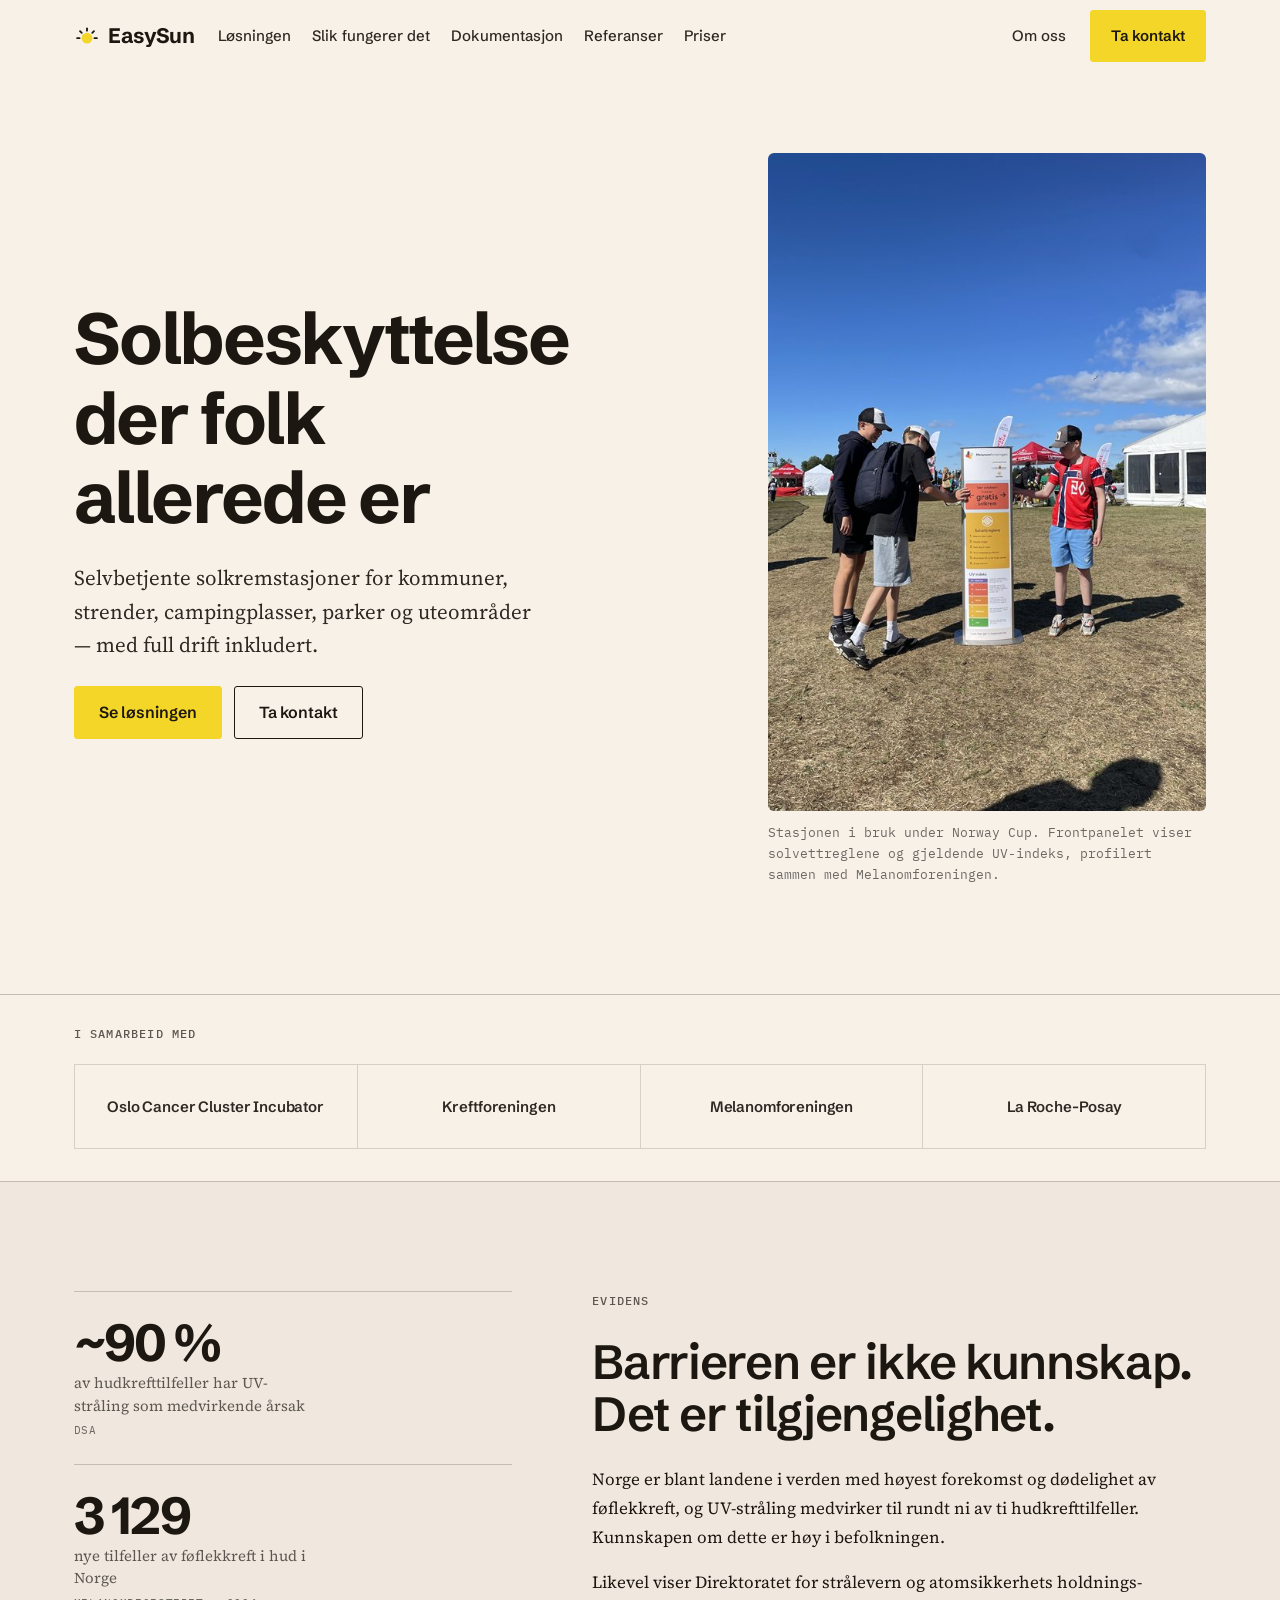
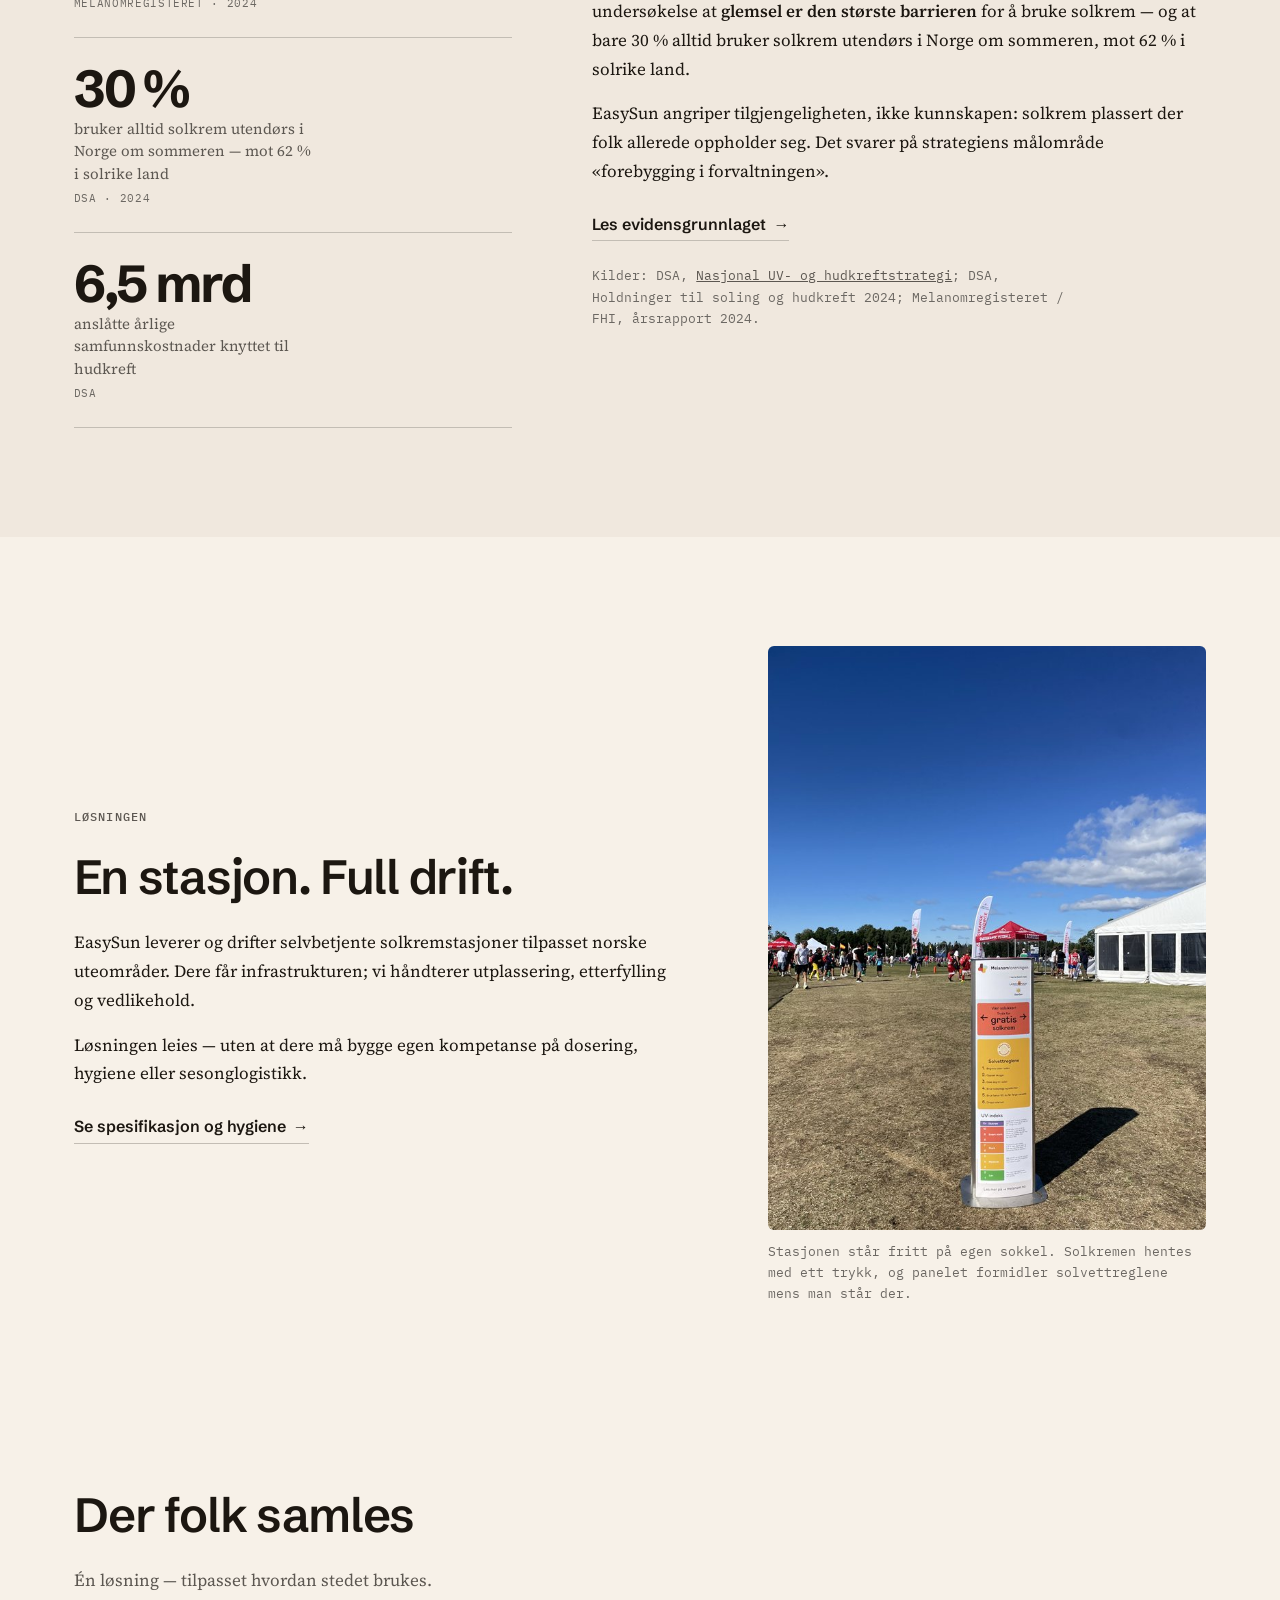
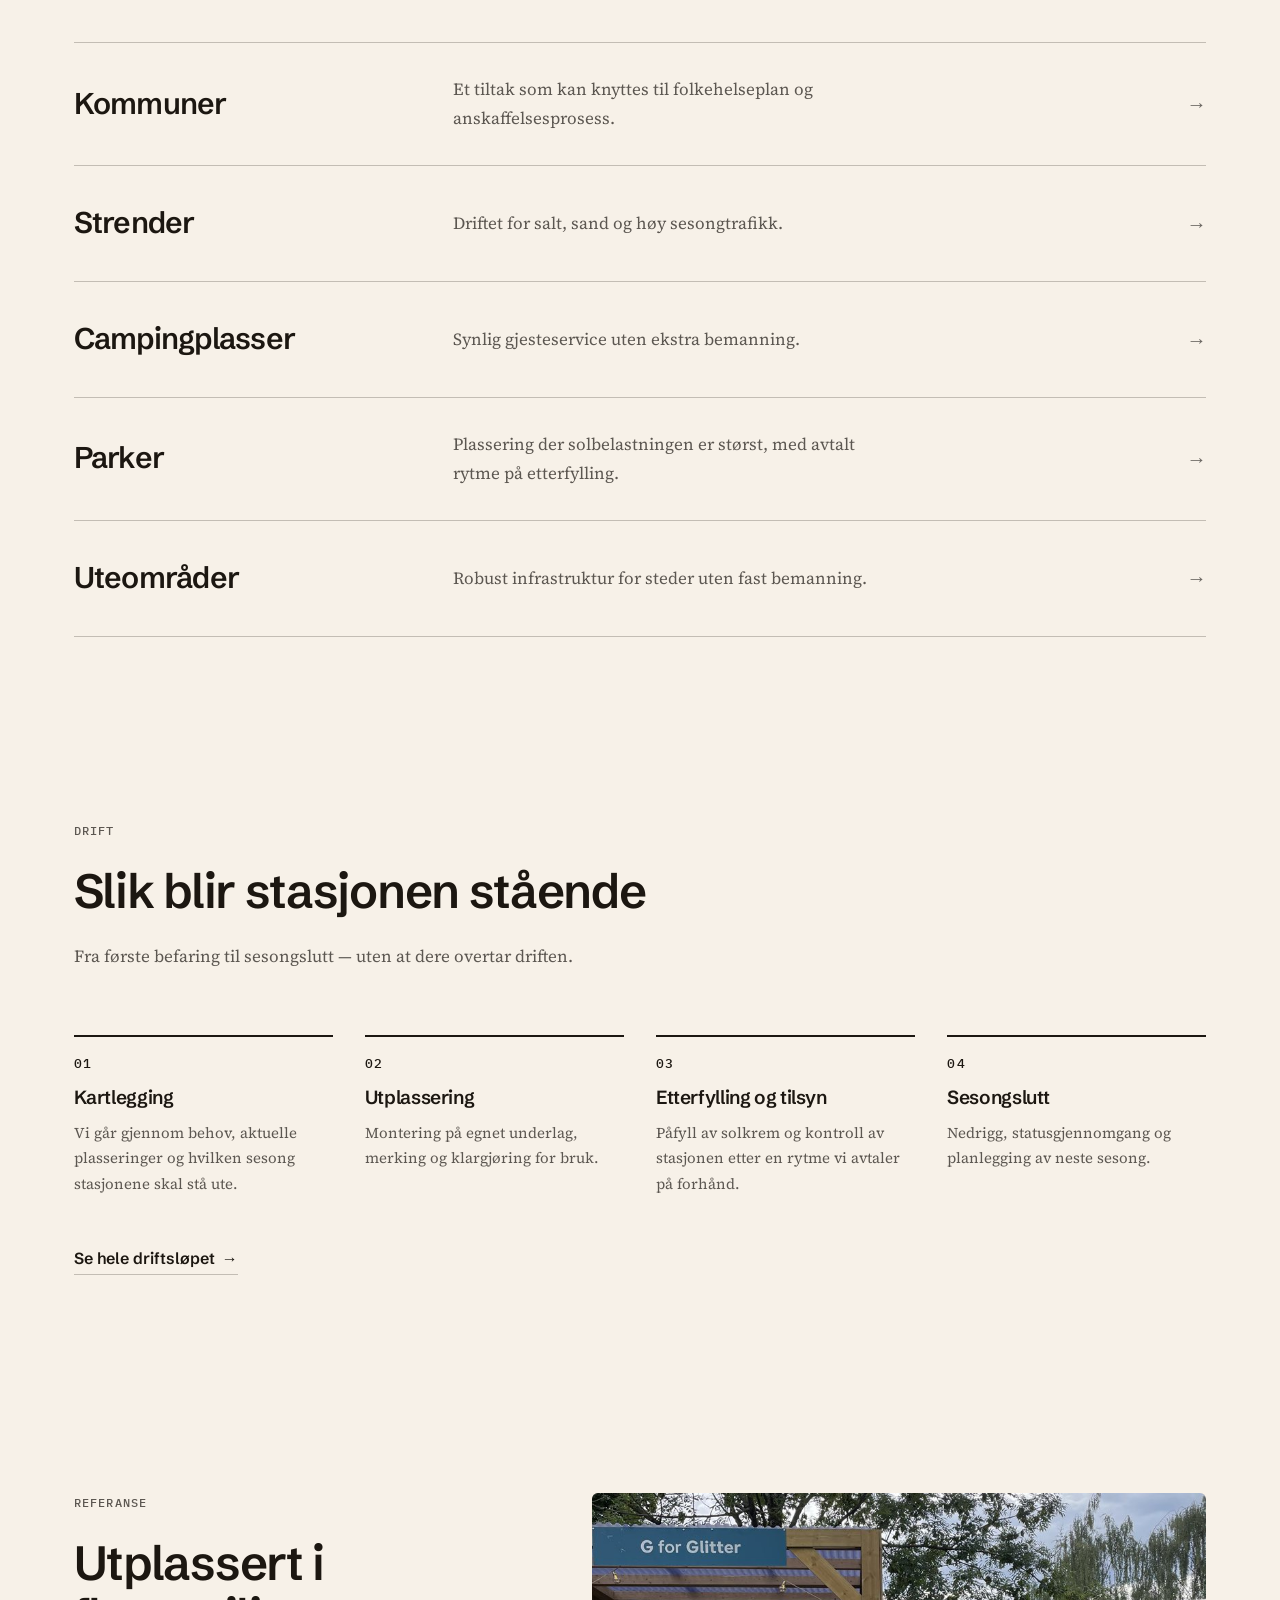
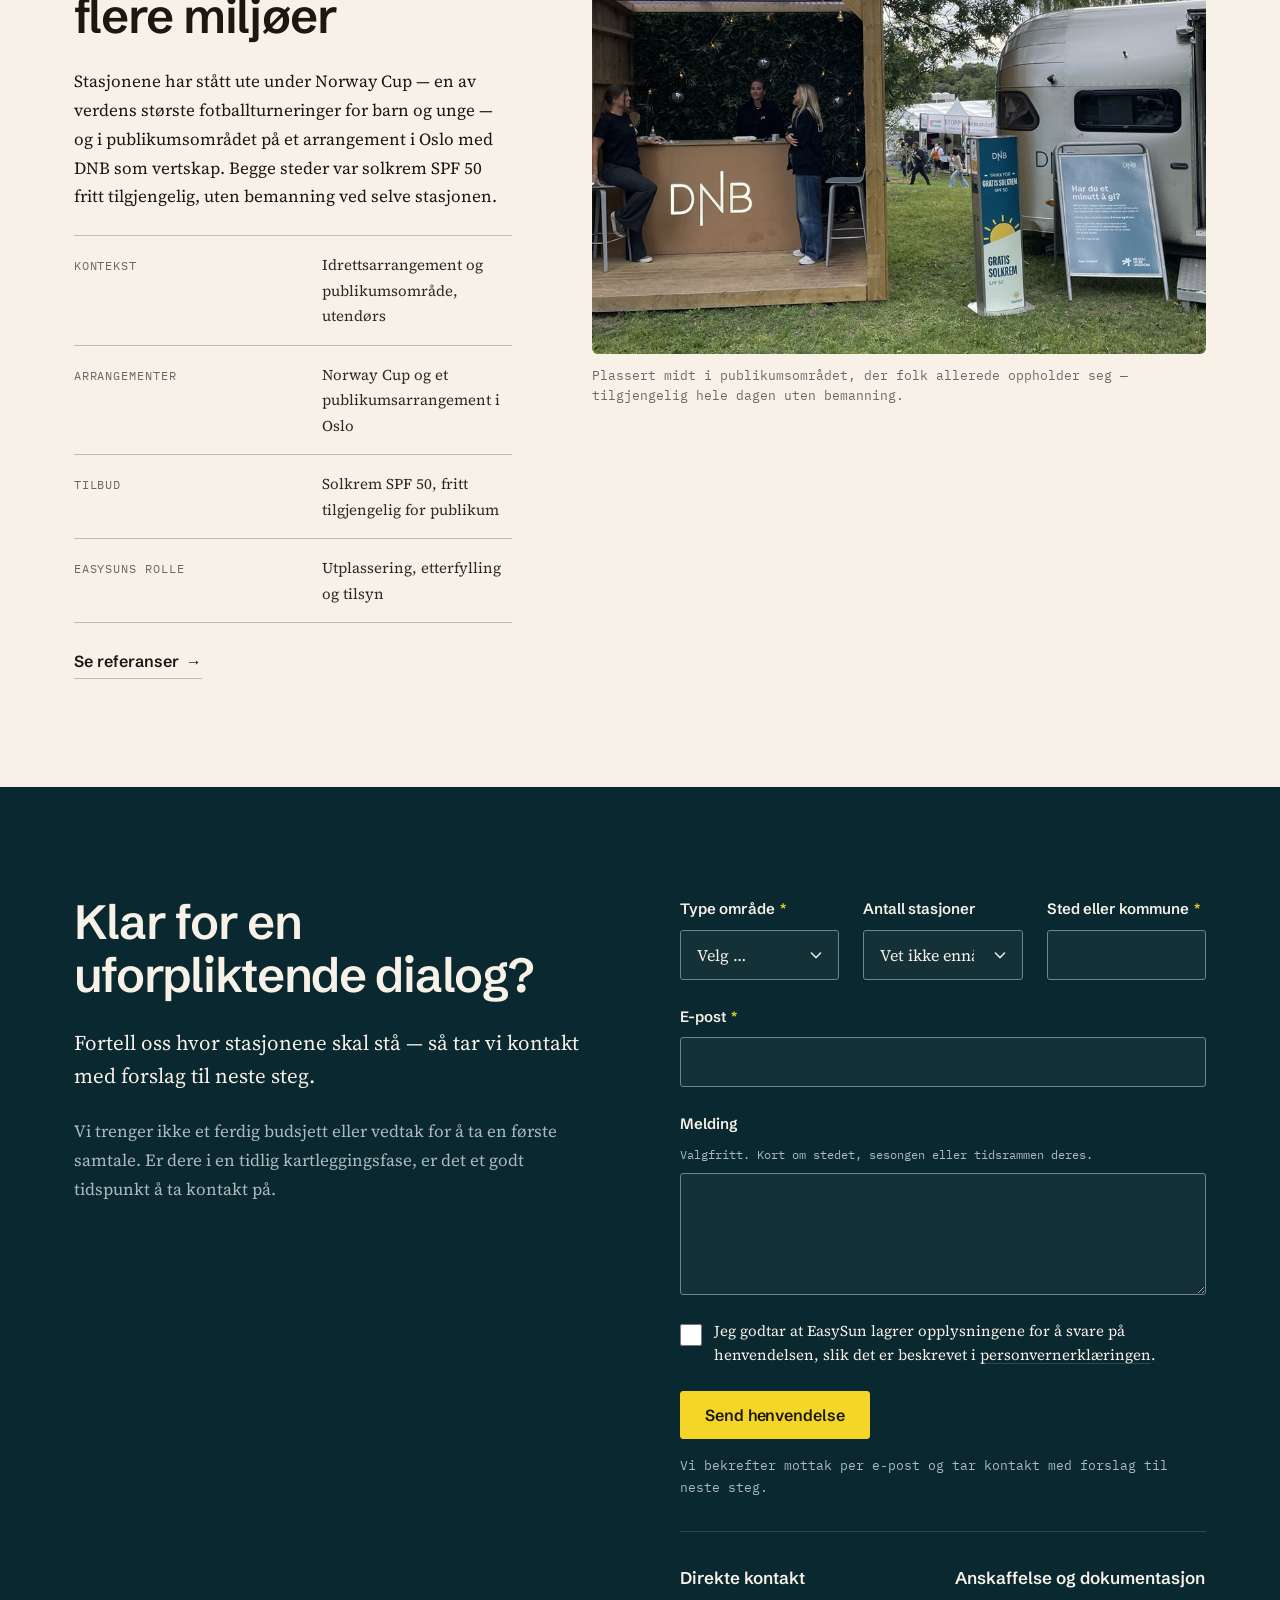
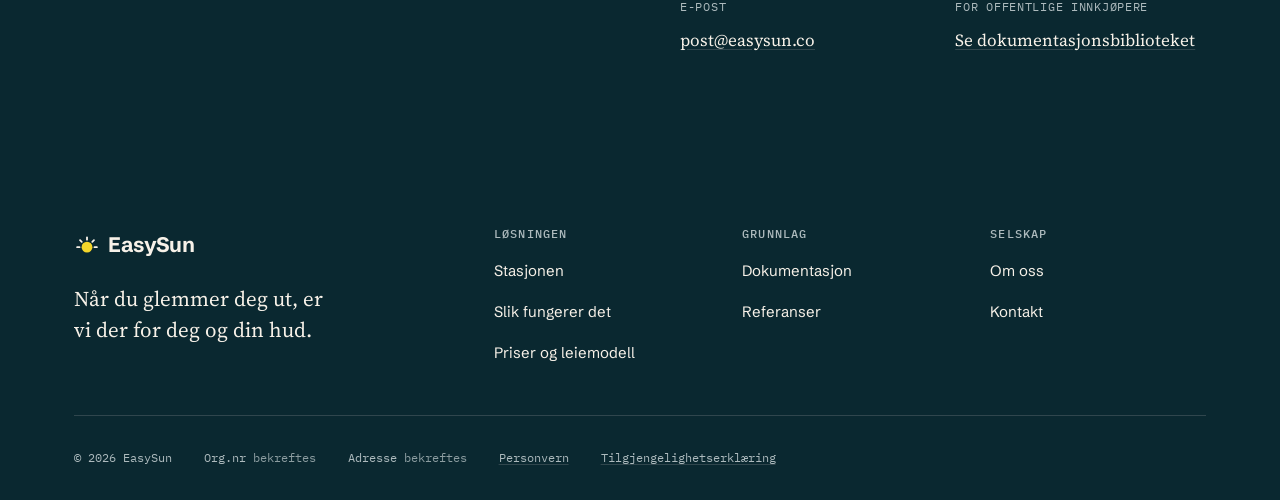
<file: index.html>
<!DOCTYPE html>
<html lang="nb">
<head>
<meta charset="utf-8">
<meta name="viewport" content="width=device-width, initial-scale=1">
<title>EasySun — solbeskyttelse der folk allerede er</title>
<meta name="description" content="Selvbetjente solkremstasjoner for kommuner, strender, campingplasser, parker og uteområder. Full drift inkludert: utplassering, etterfylling og vedlikehold.">
<link rel="canonical" href="https://easysun.co/">

<meta property="og:type" content="website">
<meta property="og:locale" content="nb_NO">
<meta property="og:site_name" content="EasySun">
<meta property="og:title" content="EasySun — solbeskyttelse der folk allerede er">
<meta property="og:description" content="Selvbetjente solkremstasjoner for kommuner, strender, campingplasser, parker og uteområder. Full drift inkludert.">
<meta property="og:url" content="https://easysun.co/">
<meta property="og:image" content="https://easysun.co/assets/img/og-easysun.jpg">
<meta property="og:image:width" content="1200">
<meta property="og:image:height" content="630">
<meta property="og:image:alt" content="Ungdommer henter gratis solkrem fra en EasySun-stasjon under Norway Cup.">
<meta name="twitter:card" content="summary_large_image">
<meta name="theme-color" content="#f7f1e6">

<link rel="icon" href="assets/brand/favicon.svg" type="image/svg+xml">
<link rel="preload" as="font" type="font/woff2" href="assets/fonts/schibsted-grotesk-latin.woff2" crossorigin>
<link rel="preload" as="font" type="font/woff2" href="assets/fonts/source-serif-4-latin.woff2" crossorigin>
<link rel="preload" as="image" href="assets/img/hero-primary-640.jpg"
      imagesrcset="assets/img/hero-primary-480.jpg 480w, assets/img/hero-primary-640.jpg 640w, assets/img/hero-primary-900.jpg 900w, assets/img/hero-primary-1200.jpg 1200w, assets/img/hero-primary-1600.jpg 1600w"
      imagesizes="(min-width: 62rem) 500px, 100vw"
      fetchpriority="high">
<link rel="stylesheet" href="assets/css/easysun.css">
</head>
<body>

<a class="skip-link" href="#main">Hopp til hovedinnhold</a>

<header class="site-header" data-header>
  <div class="container site-header__inner">
    <a class="wordmark" href="index.html" aria-label="EasySun — til forsiden">
      <svg class="wordmark__mark" viewBox="0 0 24 24" fill="none" aria-hidden="true" focusable="false">
        <circle cx="12" cy="14" r="5" fill="#F4D62A"></circle>
        <g stroke="currentColor" stroke-width="1.7" stroke-linecap="round">
          <path d="M12 7.1V4.9"></path><path d="M16.88 9.12l1.55-1.55"></path>
          <path d="M7.12 9.12L5.57 7.57"></path><path d="M5.1 14H2.9"></path>
          <path d="M18.9 14h2.2"></path>
        </g>
      </svg>
      EasySun
    </a>

    <nav class="nav" aria-label="Hovedmeny">
      <ul class="nav__list">
        <li><a class="nav__link" href="losningen.html">Løsningen</a></li>
        <li><a class="nav__link" href="slik-fungerer-det.html">Slik fungerer det</a></li>
        <li><a class="nav__link" href="dokumentasjon.html">Dokumentasjon</a></li>
        <li><a class="nav__link" href="referanser.html">Referanser</a></li>
        <li><a class="nav__link" href="priser.html">Priser</a></li>
      </ul>
      <div class="nav__actions">
        <a class="nav__link" href="om-oss.html">Om oss</a>
        <a class="btn btn--primary" href="kontakt.html">Ta kontakt</a>
      </div>
    </nav>

    <button class="nav-toggle" type="button" data-nav-toggle
            aria-expanded="false" aria-controls="drawer" aria-label="Åpne meny">
      <span class="nav-toggle__bars" aria-hidden="true"></span>
    </button>
  </div>
</header>

<div class="drawer" id="drawer" data-drawer hidden>
  <div class="container">
    <ul class="drawer__list">
      <li><a class="drawer__link" href="losningen.html">Løsningen</a></li>
      <li><a class="drawer__link" href="slik-fungerer-det.html">Slik fungerer det</a></li>
      <li><a class="drawer__link" href="dokumentasjon.html">Dokumentasjon</a></li>
      <li><a class="drawer__link" href="referanser.html">Referanser</a></li>
      <li><a class="drawer__link" href="priser.html">Priser</a></li>
      <li><a class="drawer__link" href="om-oss.html">Om oss</a></li>
    </ul>
    <div class="drawer__cta">
      <a class="btn btn--primary" href="kontakt.html">Ta kontakt</a>
    </div>
  </div>
</div>

<main id="main">

  <!-- A. Hero — Split 7/5, text left -->
  <section class="section hero">
    <div class="container split">
      <div class="stack">
        <h1 class="hero__title">Solbeskyttelse der folk allerede er</h1>
        <p class="lede hero__lede">
          Selvbetjente solkremstasjoner for kommuner, strender, campingplasser, parker
          og uteområder — med full drift inkludert.
        </p>
        <div class="btn-row">
          <a class="btn btn--primary" href="losningen.html">Se løsningen</a>
          <a class="btn btn--secondary" href="kontakt.html">Ta kontakt</a>
        </div>
      </div>

      <div class="split__media hero__media">
        <figure class="figure figure--bleed" style="--focal: 50% 50%">
          <div class="figure__frame">
            <img src="assets/img/hero-primary-640.jpg"
                 srcset="assets/img/hero-primary-480.jpg 480w,
                         assets/img/hero-primary-640.jpg 640w,
                         assets/img/hero-primary-900.jpg 900w,
                         assets/img/hero-primary-1200.jpg 1200w,
                         assets/img/hero-primary-1600.jpg 1600w"
                 sizes="(min-width: 62rem) 500px, 100vw"
                 width="1200" height="1600" fetchpriority="high" decoding="async"
                 alt="Tre ungdommer i fotballdrakter henter gratis solkrem fra en EasySun-stasjon på en solrik gresslette under Norway Cup.">
          </div>
          <figcaption>
            Stasjonen i bruk under Norway Cup. Frontpanelet viser solvettreglene
            og gjeldende UV-indeks, profilert sammen med Melanomforeningen.
          </figcaption>
        </figure>
      </div>
    </div>
  </section>

  <!-- B. Logo wall (T2) -->
  <section class="logo-wall" aria-labelledby="partnere">
    <div class="container">
      <h2 class="eyebrow logo-wall__caption" id="partnere">I samarbeid med</h2>
      <ul class="logo-wall__grid">
        <li class="logo-wall__cell">Oslo Cancer Cluster Incubator</li>
        <li class="logo-wall__cell">Kreftforeningen</li>
        <li class="logo-wall__cell">Melanomforeningen</li>
        <li class="logo-wall__cell">La Roche-Posay</li>
      </ul>
    </div>
  </section>

  <!-- C. Evidence — Split 5/7, stats left (direction flipped) -->
  <section class="section section--paper-2" aria-labelledby="evidens">
    <div class="container split split--5-7 split--top">
      <div data-reveal>
        <ul class="stat-stack">
          <li class="stat">
            <span class="stat__figure">~90&nbsp;%</span>
            <span class="stat__label">av hudkrefttilfeller har UV-stråling som medvirkende årsak</span>
            <span class="stat__source">DSA</span>
          </li>
          <li class="stat">
            <span class="stat__figure">3&nbsp;129</span>
            <span class="stat__label">nye tilfeller av føflekkreft i hud i Norge</span>
            <span class="stat__source">Melanomregisteret · 2024</span>
          </li>
          <li class="stat">
            <span class="stat__figure">30&nbsp;%</span>
            <span class="stat__label">bruker alltid solkrem utendørs i Norge om sommeren — mot 62&nbsp;% i solrike land</span>
            <span class="stat__source">DSA · 2024</span>
          </li>
          <li class="stat">
            <span class="stat__figure">6,5&nbsp;mrd</span>
            <span class="stat__label">anslåtte årlige samfunnskostnader knyttet til hudkreft</span>
            <span class="stat__source">DSA</span>
          </li>
        </ul>
      </div>

      <div class="stack" data-reveal="2">
        <p class="eyebrow">Evidens</p>
        <h2 id="evidens">Barrieren er ikke kunnskap. Det er tilgjengelighet.</h2>
        <div class="prose stack--tight">
          <p>
            Norge er blant landene i verden med høyest forekomst og dødelighet av
            føflekkreft, og UV-stråling medvirker til rundt ni av ti hudkrefttilfeller.
            Kunnskapen om dette er høy i befolkningen.
          </p>
          <p>
            Likevel viser Direktoratet for strålevern og atomsikkerhets holdnings­undersøkelse
            at <strong>glemsel er den største barrieren</strong> for å bruke solkrem — og at
            bare 30&nbsp;% alltid bruker solkrem utendørs i Norge om sommeren, mot 62&nbsp;%
            i solrike land.
          </p>
          <p>
            EasySun angriper tilgjengeligheten, ikke kunnskapen: solkrem plassert der folk
            allerede oppholder seg. Det svarer på strategiens målområde
            «forebygging i forvaltningen».
          </p>
        </div>
        <p><a class="link" href="dokumentasjon.html">Les evidensgrunnlaget</a></p>
        <p class="source-line">
          Kilder: DSA, <a href="https://www.dsa.no/sol-og-solarium/nasjonal-uv-og-hudkreftstrategi" rel="noopener">Nasjonal UV- og hudkreftstrategi</a>;
          DSA, Holdninger til soling og hudkreft 2024; Melanomregisteret / FHI, årsrapport 2024.
        </p>
      </div>
    </div>
  </section>

  <!-- D. Product — Split 7/5, text left -->
  <section class="section" aria-labelledby="losningen">
    <div class="container split">
      <div class="stack" data-reveal>
        <p class="eyebrow">Løsningen</p>
        <h2 id="losningen">En stasjon. Full drift.</h2>
        <div class="prose stack--tight">
          <p>
            EasySun leverer og drifter selvbetjente solkremstasjoner tilpasset norske
            uteområder. Dere får infrastrukturen; vi håndterer utplassering, etterfylling
            og vedlikehold.
          </p>
          <p>
            Løsningen leies — uten at dere må bygge egen kompetanse på dosering, hygiene
            eller sesonglogistikk.
          </p>
        </div>
        <p><a class="link" href="losningen.html">Se spesifikasjon og hygiene</a></p>
      </div>

      <div class="split__media" data-reveal="2">
        <figure class="figure">
          <div class="figure__frame">
            <img src="assets/img/product-primary-640.jpg"
                 srcset="assets/img/product-primary-480.jpg 480w,
                         assets/img/product-primary-640.jpg 640w,
                         assets/img/product-primary-900.jpg 900w,
                         assets/img/product-primary-1200.jpg 1200w"
                 sizes="(min-width: 62rem) 500px, 100vw"
                 width="1200" height="1600" loading="lazy" decoding="async"
                 alt="EasySun-stasjonen står fritt på en gresslette under blå himmel. Frontpanelet viser solvettreglene og en UV-indeks, med telt og publikum i bakgrunnen.">
          </div>
          <figcaption>
            Stasjonen står fritt på egen sokkel. Solkremen hentes med ett trykk,
            og panelet formidler solvettreglene mens man står der.
          </figcaption>
        </figure>
      </div>
    </div>
  </section>

  <!-- E. Segments — index rows, not cards -->
  <section class="section section--tight" aria-labelledby="segmenter">
    <div class="container">
      <div class="stack" style="margin-bottom: var(--space-12);">
        <h2 id="segmenter">Der folk samles</h2>
        <p class="support">Én løsning — tilpasset hvordan stedet brukes.</p>
      </div>

      <ul class="segment-index">
        <li class="segment-row">
          <a class="segment-row__link" href="kontakt.html?segment=kommune">
            <span class="segment-row__name">Kommuner</span>
            <span class="segment-row__desc">Et tiltak som kan knyttes til folkehelseplan og anskaffelsesprosess.</span>
            <span class="segment-row__arrow" aria-hidden="true">→</span>
          </a>
        </li>
        <li class="segment-row">
          <a class="segment-row__link" href="kontakt.html?segment=strand">
            <span class="segment-row__name">Strender</span>
            <span class="segment-row__desc">Driftet for salt, sand og høy sesongtrafikk.</span>
            <span class="segment-row__arrow" aria-hidden="true">→</span>
          </a>
        </li>
        <li class="segment-row">
          <a class="segment-row__link" href="kontakt.html?segment=camping">
            <span class="segment-row__name">Campingplasser</span>
            <span class="segment-row__desc">Synlig gjesteservice uten ekstra bemanning.</span>
            <span class="segment-row__arrow" aria-hidden="true">→</span>
          </a>
        </li>
        <li class="segment-row">
          <a class="segment-row__link" href="kontakt.html?segment=park">
            <span class="segment-row__name">Parker</span>
            <span class="segment-row__desc">Plassering der solbelastningen er størst, med avtalt rytme på etterfylling.</span>
            <span class="segment-row__arrow" aria-hidden="true">→</span>
          </a>
        </li>
        <li class="segment-row">
          <a class="segment-row__link" href="kontakt.html?segment=uteomrade">
            <span class="segment-row__name">Uteområder</span>
            <span class="segment-row__desc">Robust infrastruktur for steder uten fast bemanning.</span>
            <span class="segment-row__arrow" aria-hidden="true">→</span>
          </a>
        </li>
      </ul>
    </div>
  </section>

  <!-- F. Operations — F4 step sequence, full width -->
  <section class="section" aria-labelledby="drift">
    <div class="container">
      <div class="stack" style="margin-bottom: var(--space-16);">
        <p class="eyebrow">Drift</p>
        <h2 id="drift">Slik blir stasjonen stående</h2>
        <p class="support">Fra første befaring til sesongslutt — uten at dere overtar driften.</p>
      </div>

      <ol class="steps steps--4">
        <li class="step" data-reveal>
          <span class="step__num">01</span>
          <h3 class="step__title">Kartlegging</h3>
          <p class="step__body">Vi går gjennom behov, aktuelle plasseringer og hvilken sesong stasjonene skal stå ute.</p>
        </li>
        <li class="step" data-reveal>
          <span class="step__num">02</span>
          <h3 class="step__title">Utplassering</h3>
          <p class="step__body">Montering på egnet underlag, merking og klargjøring for bruk.</p>
        </li>
        <li class="step" data-reveal>
          <span class="step__num">03</span>
          <h3 class="step__title">Etterfylling og tilsyn</h3>
          <p class="step__body">Påfyll av solkrem og kontroll av stasjonen etter en rytme vi avtaler på forhånd.</p>
        </li>
        <li class="step" data-reveal>
          <span class="step__num">04</span>
          <h3 class="step__title">Sesongslutt</h3>
          <p class="step__body">Nedrigg, statusgjennomgang og planlegging av neste sesong.</p>
        </li>
      </ol>

      <p style="margin-top: var(--space-12);">
        <a class="link" href="slik-fungerer-det.html">Se hele driftsløpet</a>
      </p>
    </div>
  </section>

  <!--
    G. Proof — Split 5/7, case left, photo right.

    The hero and product frames are from Norway Cup; this slot deliberately
    shows the second deployment so the page evidences more than one.
    Client names appear here because they are legible in the photography —
    confirm written clearance before launch.
  -->
  <section class="section" aria-labelledby="referanse">
    <div class="container split split--5-7 split--top">
      <div class="stack" data-reveal>
        <p class="eyebrow">Referanse</p>
        <h2 id="referanse">Utplassert i flere miljøer</h2>
        <p class="prose">
          Stasjonene har stått ute under Norway Cup — en av verdens største
          fotballturneringer for barn og unge — og i publikumsområdet på et
          arrangement i Oslo med DNB som vertskap. Begge steder var solkrem
          SPF&nbsp;50 fritt tilgjengelig, uten bemanning ved selve stasjonen.
        </p>
        <dl class="case-facts">
          <div>
            <dt>Kontekst</dt>
            <dd>Idrettsarrangement og publikumsområde, utendørs</dd>
          </div>
          <div>
            <dt>Arrangementer</dt>
            <dd>Norway Cup og et publikumsarrangement i Oslo</dd>
          </div>
          <div>
            <dt>Tilbud</dt>
            <dd>Solkrem SPF 50, fritt tilgjengelig for publikum</dd>
          </div>
          <div>
            <dt>EasySuns rolle</dt>
            <dd>Utplassering, etterfylling og tilsyn</dd>
          </div>
        </dl>
        <p><a class="link" href="referanser.html">Se referanser</a></p>
      </div>

      <div class="split__media" data-reveal="2">
        <figure class="figure" style="--focal: 48% 58%">
          <div class="figure__frame figure__frame--landscape">
            <img src="assets/img/proof-primary-900.jpg"
                 srcset="assets/img/proof-primary-640.jpg 640w,
                         assets/img/proof-primary-900.jpg 900w,
                         assets/img/proof-primary-1280.jpg 1280w,
                         assets/img/proof-primary-1600.jpg 1600w"
                 sizes="(min-width: 62rem) 700px, 100vw"
                 width="1280" height="1707" loading="lazy" decoding="async"
                 alt="EasySun-stasjonen står mellom en bemannet paviljong og en utstillingsvogn i publikumsområdet på et arrangement.">
          </div>
          <figcaption>
            Plassert midt i publikumsområdet, der folk allerede oppholder seg —
            tilgjengelig hele dagen uten bemanning.
          </figcaption>
        </figure>
      </div>
    </div>
  </section>

  <!-- H. Enquiry — the page's single deep band -->
  <section class="section section--deep" id="henvendelse" aria-labelledby="henvendelse-tittel">
    <div class="container split split--balanced split--top">
      <div class="stack">
        <h2 id="henvendelse-tittel">Klar for en uforpliktende dialog?</h2>
        <p class="lede">
          Fortell oss hvor stasjonene skal stå — så tar vi kontakt med forslag til neste steg.
        </p>
        <p class="support">
          Vi trenger ikke et ferdig budsjett eller vedtak for å ta en første samtale.
          Er dere i en tidlig kartleggingsfase, er det et godt tidspunkt å ta kontakt på.
        </p>
      </div>

      <div>
        <form class="form" data-enquiry-form novalidate>
          <p class="form__status" role="status" aria-live="polite" data-form-status></p>

          <div class="form__grid form__grid--3">
            <div class="field">
              <label class="field__label" for="segment">
                Type område <span class="field__req" aria-hidden="true">*</span>
              </label>
              <select class="field__control" id="segment" name="segment" required
                      aria-describedby="segment-error">
                <option value="">Velg …</option>
                <option value="kommune">Kommune</option>
                <option value="strand">Strand</option>
                <option value="camping">Campingplass</option>
                <option value="park">Park</option>
                <option value="uteomrade">Annet uteområde</option>
              </select>
              <p class="field__error" id="segment-error" data-error-for="segment"></p>
            </div>

            <div class="field">
              <label class="field__label" for="stations">Antall stasjoner</label>
              <select class="field__control" id="stations" name="stations">
                <option value="">Vet ikke ennå</option>
                <option value="1">1</option>
                <option value="2-4">2–4</option>
                <option value="5-10">5–10</option>
                <option value="10+">Flere enn 10</option>
              </select>
            </div>

            <div class="field">
              <label class="field__label" for="place">
                Sted eller kommune <span class="field__req" aria-hidden="true">*</span>
              </label>
              <input class="field__control" type="text" id="place" name="place" required
                     autocomplete="address-level2" aria-describedby="place-error">
              <p class="field__error" id="place-error" data-error-for="place"></p>
            </div>
          </div>

          <div class="field">
            <label class="field__label" for="email">
              E-post <span class="field__req" aria-hidden="true">*</span>
            </label>
            <input class="field__control" type="email" id="email" name="email" required
                   autocomplete="email" aria-describedby="email-error">
            <p class="field__error" id="email-error" data-error-for="email"></p>
          </div>

          <div class="field">
            <label class="field__label" for="message">Melding</label>
            <p class="field__hint" id="message-hint">Valgfritt. Kort om stedet, sesongen eller tidsrammen deres.</p>
            <textarea class="field__control" id="message" name="message" rows="4"
                      aria-describedby="message-hint"></textarea>
          </div>

          <div class="checkbox">
            <input type="checkbox" id="consent" name="consent" required aria-describedby="consent-error">
            <label for="consent">
              Jeg godtar at EasySun lagrer opplysningene for å svare på henvendelsen, slik det
              er beskrevet i <a href="personvern.html">personvernerklæringen</a>.
            </label>
            <p class="field__error" id="consent-error" data-error-for="consent"></p>
          </div>

          <div>
            <button class="btn btn--primary" type="submit">Send henvendelse</button>
            <p class="form__helper" style="margin-top: var(--space-4);">
              Vi bekrefter mottak per e-post og tar kontakt med forslag til neste steg.
            </p>
          </div>
        </form>

        <div class="contact-alt">
          <div>
            <p class="contact-alt__name">Direkte kontakt</p>
            <p class="contact-alt__role">E-post</p>
            <a href="mailto:post@easysun.co">post@easysun.co</a>
          </div>
          <div>
            <p class="contact-alt__name">Anskaffelse og dokumentasjon</p>
            <p class="contact-alt__role">For offentlige innkjøpere</p>
            <a href="dokumentasjon.html">Se dokumentasjonsbiblioteket</a>
          </div>
        </div>
      </div>
    </div>
  </section>

</main>

<footer class="site-footer">
  <div class="container">
    <div class="site-footer__top">
      <div>
        <a class="wordmark" href="index.html">
          <svg class="wordmark__mark" viewBox="0 0 24 24" fill="none" aria-hidden="true" focusable="false">
            <circle cx="12" cy="14" r="5" fill="#F4D62A"></circle>
            <g stroke="currentColor" stroke-width="1.7" stroke-linecap="round">
              <path d="M12 7.1V4.9"></path><path d="M16.88 9.12l1.55-1.55"></path>
              <path d="M7.12 9.12L5.57 7.57"></path><path d="M5.1 14H2.9"></path>
              <path d="M18.9 14h2.2"></path>
            </g>
          </svg>
          EasySun
        </a>
        <p class="site-footer__tagline">Når du glemmer deg ut, er vi der for deg og din hud.</p>
      </div>

      <div class="footer-nav">
        <div>
          <h2>Løsningen</h2>
          <ul>
            <li><a href="losningen.html">Stasjonen</a></li>
            <li><a href="slik-fungerer-det.html">Slik fungerer det</a></li>
            <li><a href="priser.html">Priser og leiemodell</a></li>
          </ul>
        </div>
        <div>
          <h2>Grunnlag</h2>
          <ul>
            <li><a href="dokumentasjon.html">Dokumentasjon</a></li>
            <li><a href="referanser.html">Referanser</a></li>
          </ul>
        </div>
        <div>
          <h2>Selskap</h2>
          <ul>
            <li><a href="om-oss.html">Om oss</a></li>
            <li><a href="kontakt.html">Kontakt</a></li>
          </ul>
        </div>
      </div>
    </div>

    <div class="site-footer__bottom">
      <span>&copy; 2026 EasySun</span>
      <!-- Org.nr and address are pending from EasySun (blueprint C7). -->
      <span>Org.nr <span class="is-pending-value">bekreftes</span></span>
      <span>Adresse <span class="is-pending-value">bekreftes</span></span>
      <a href="personvern.html">Personvern</a>
      <a href="tilgjengelighet.html">Tilgjengelighetserklæring</a>
    </div>
  </div>
</footer>

<script src="assets/js/easysun.js" defer></script>
</body>
</html>
</file>
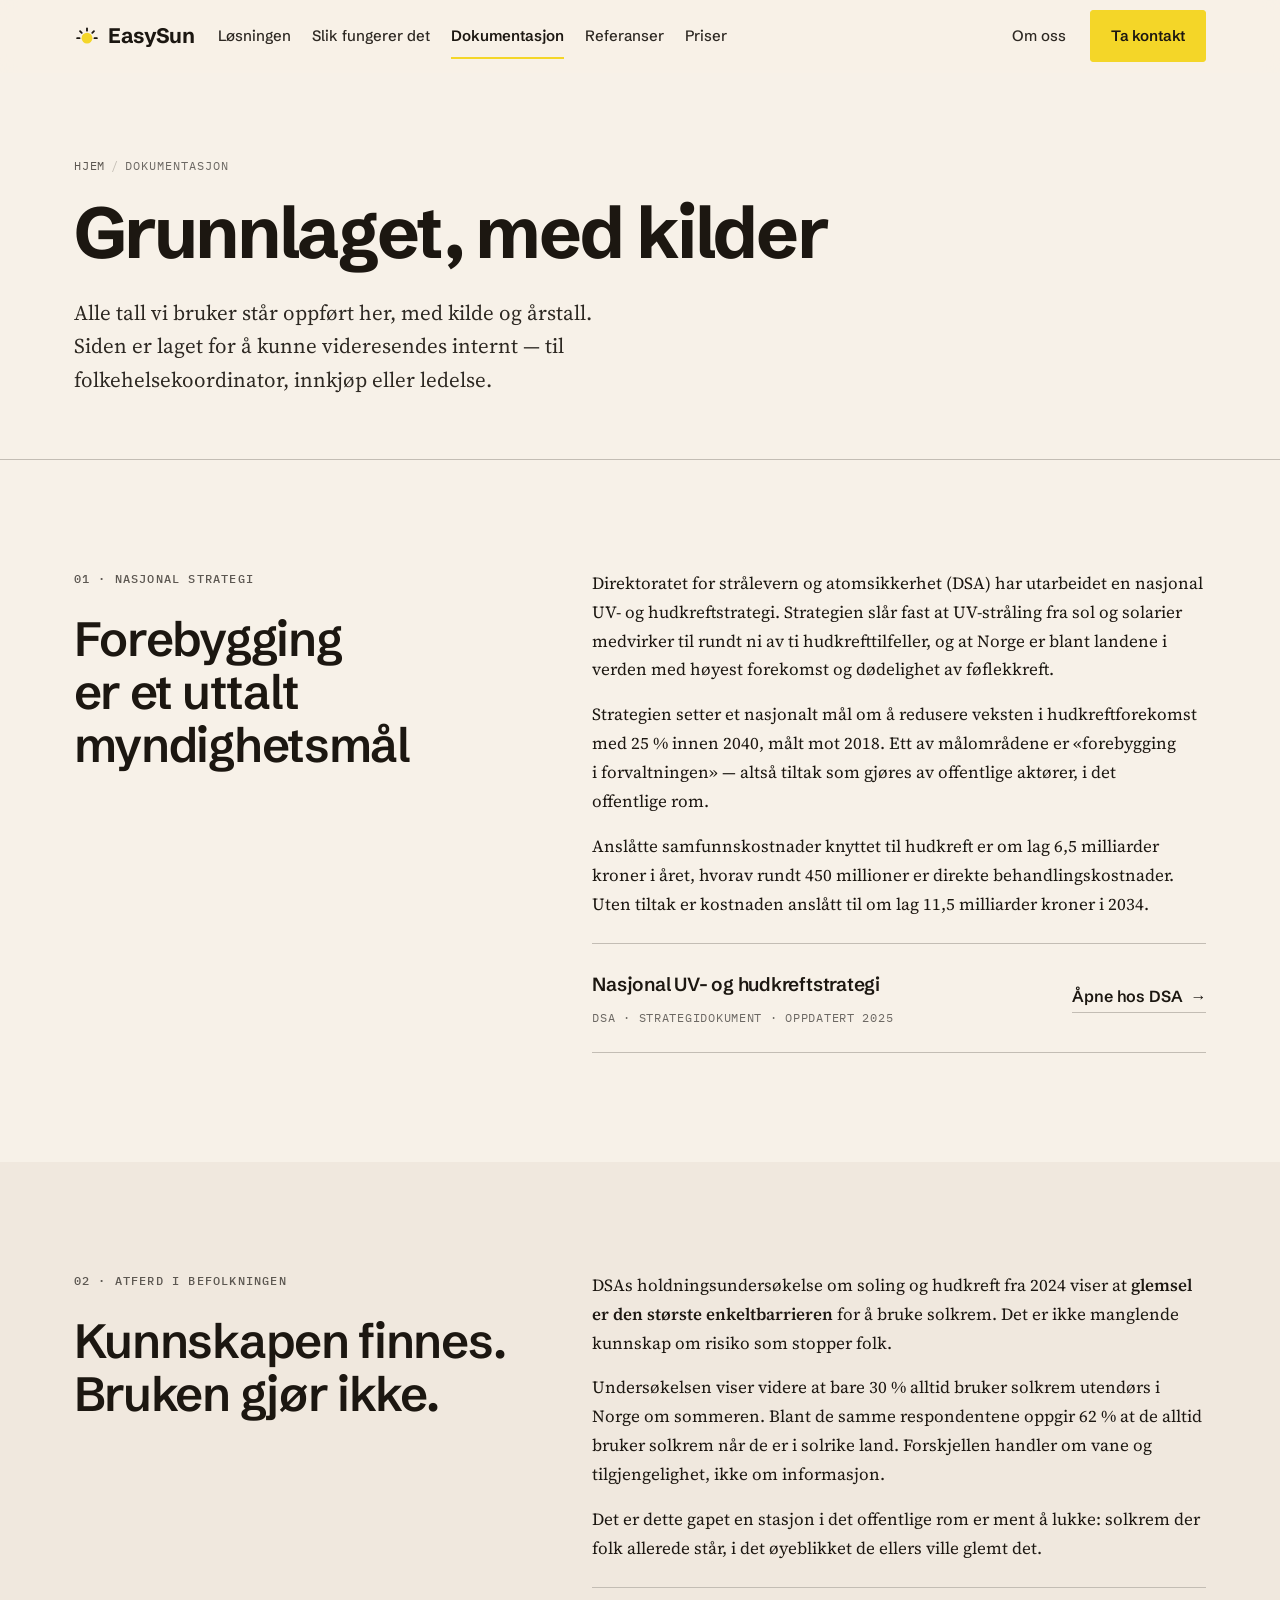
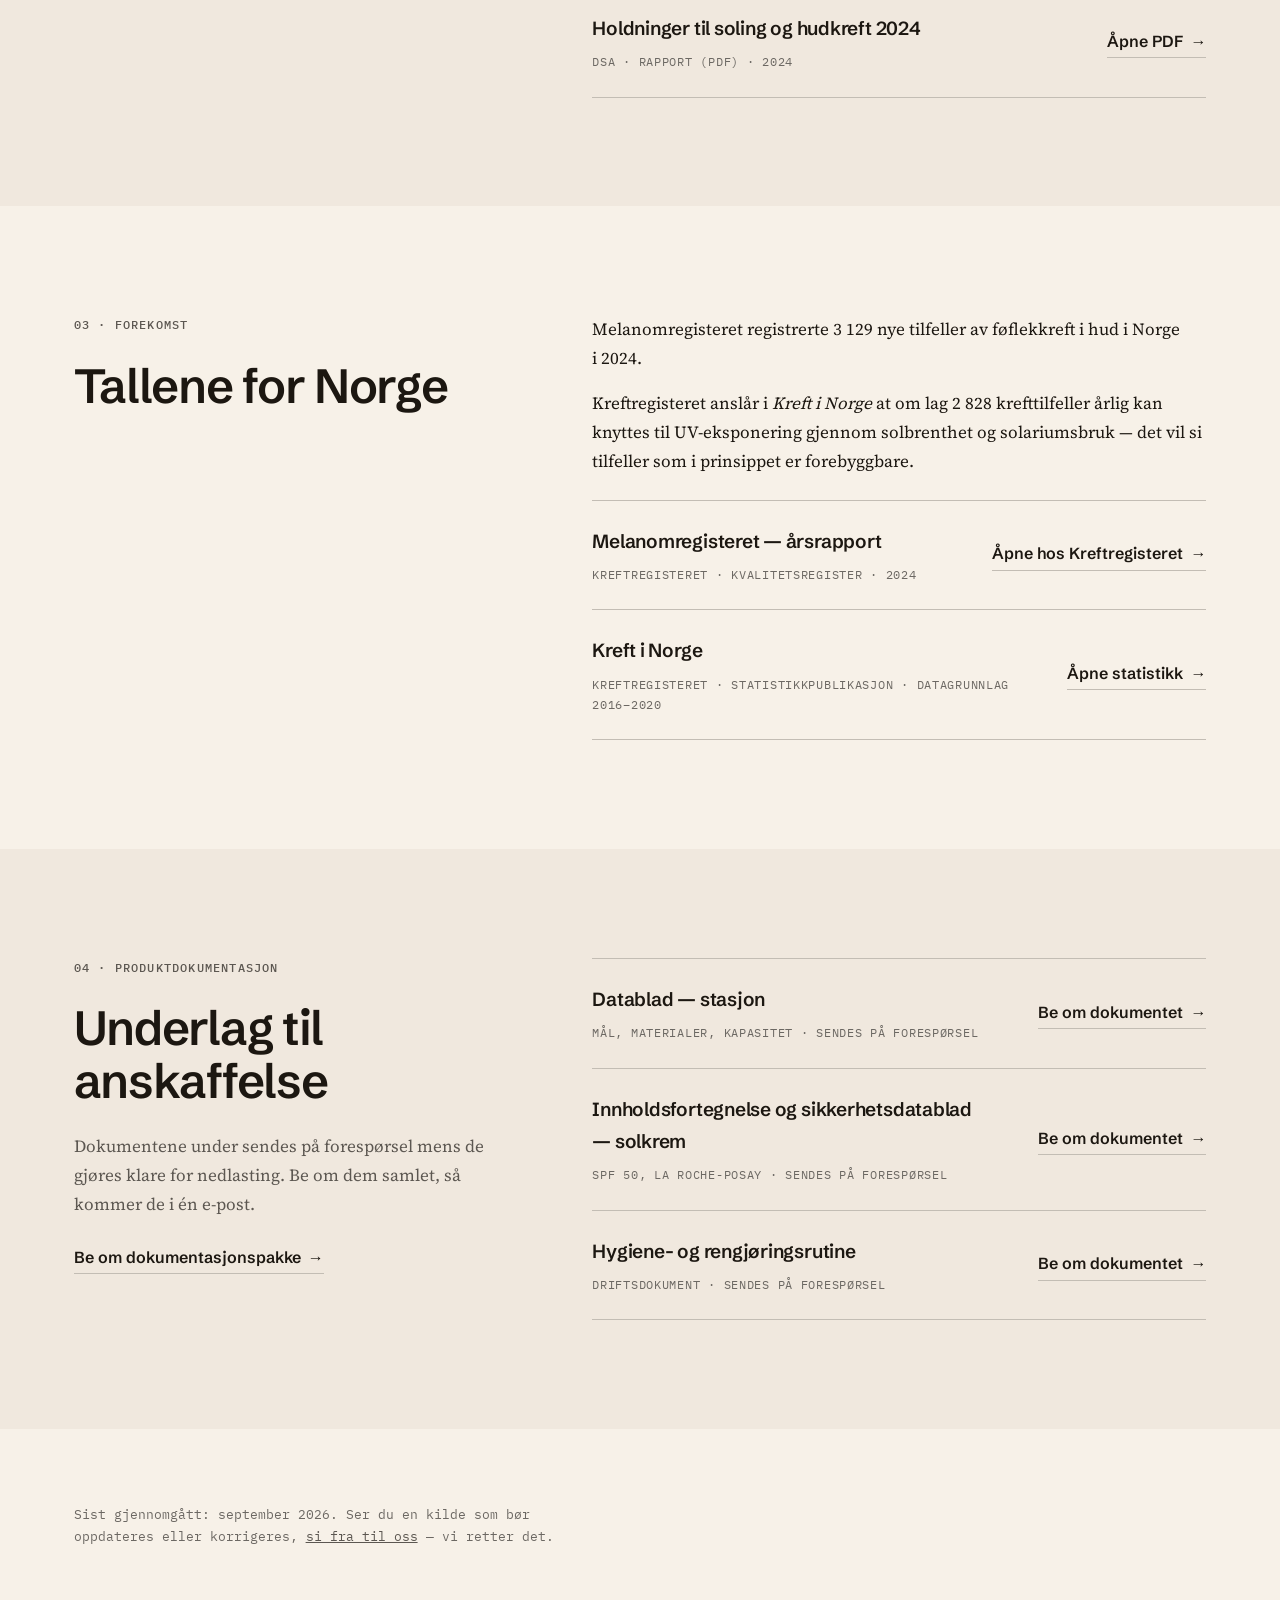
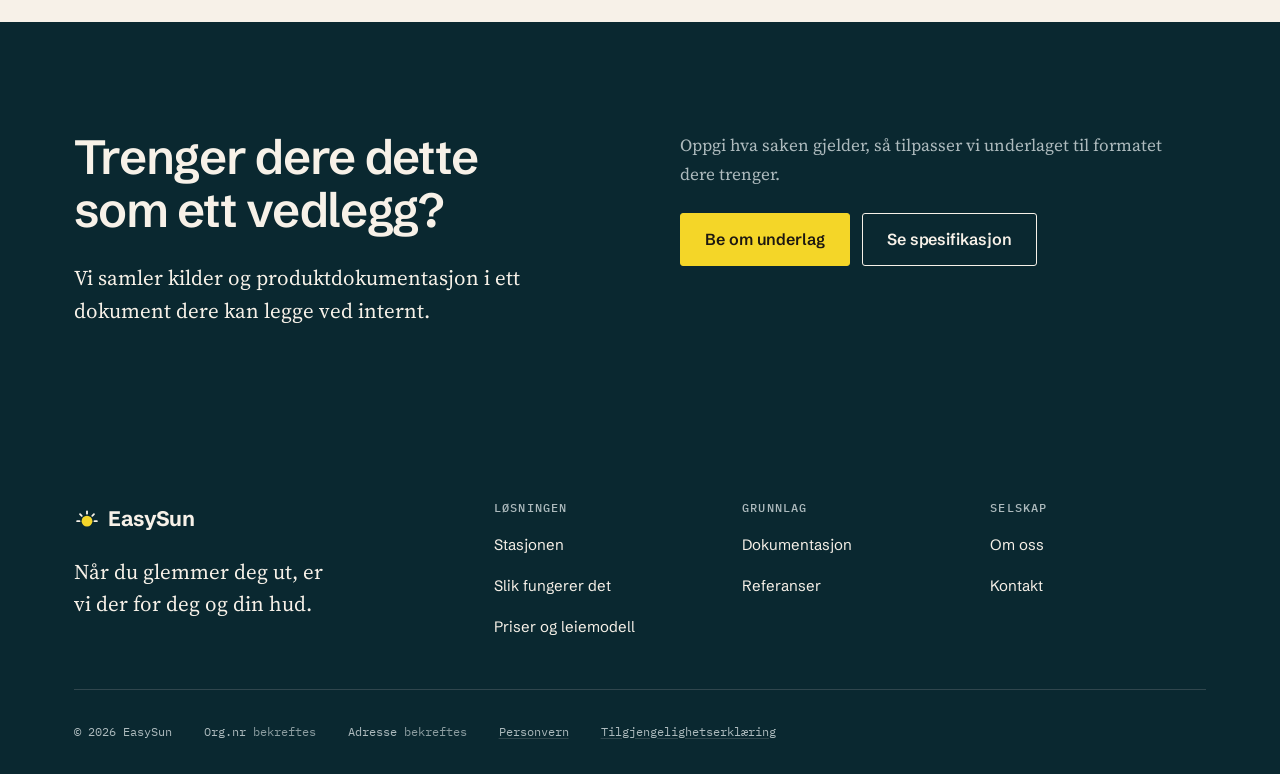
<file: dokumentasjon.html>
<!DOCTYPE html>
<html lang="nb">
<head>
<meta charset="utf-8">
<meta name="viewport" content="width=device-width, initial-scale=1">
<title>Dokumentasjon — kildene bak tiltaket | EasySun</title>
<meta name="description" content="Kildene bak EasySun: DSAs nasjonale UV- og hudkreftstrategi, holdningsundersøkelsen 2024, tall fra Melanomregisteret og Kreftregisteret, samt produktdokumentasjon.">
<link rel="canonical" href="https://easysun.co/dokumentasjon.html">
<meta property="og:type" content="article">
<meta property="og:locale" content="nb_NO">
<meta property="og:site_name" content="EasySun">
<meta property="og:title" content="Dokumentasjon | EasySun">
<meta property="og:description" content="Kildene bak tiltaket, samlet for videresending internt og i anskaffelsesprosesser.">
<meta property="og:url" content="https://easysun.co/dokumentasjon.html">
<meta property="og:image" content="https://easysun.co/assets/img/og-easysun.jpg">
<meta name="twitter:card" content="summary_large_image">
<meta name="theme-color" content="#f7f1e6">
<link rel="icon" href="assets/brand/favicon.svg" type="image/svg+xml">
<link rel="preload" as="font" type="font/woff2" href="assets/fonts/schibsted-grotesk-latin.woff2" crossorigin>
<link rel="preload" as="font" type="font/woff2" href="assets/fonts/source-serif-4-latin.woff2" crossorigin>
<link rel="stylesheet" href="assets/css/easysun.css">
</head>
<body>

<a class="skip-link" href="#main">Hopp til hovedinnhold</a>

<header class="site-header" data-header>
  <div class="container site-header__inner">
    <a class="wordmark" href="index.html" aria-label="EasySun — til forsiden">
      <svg class="wordmark__mark" viewBox="0 0 24 24" fill="none" aria-hidden="true" focusable="false">
        <circle cx="12" cy="14" r="5" fill="#F4D62A"></circle>
        <g stroke="currentColor" stroke-width="1.7" stroke-linecap="round">
          <path d="M12 7.1V4.9"></path><path d="M16.88 9.12l1.55-1.55"></path>
          <path d="M7.12 9.12L5.57 7.57"></path><path d="M5.1 14H2.9"></path>
          <path d="M18.9 14h2.2"></path>
        </g>
      </svg>
      EasySun
    </a>
    <nav class="nav" aria-label="Hovedmeny">
      <ul class="nav__list">
        <li><a class="nav__link" href="losningen.html">Løsningen</a></li>
        <li><a class="nav__link" href="slik-fungerer-det.html">Slik fungerer det</a></li>
        <li><a class="nav__link" href="dokumentasjon.html" aria-current="page">Dokumentasjon</a></li>
        <li><a class="nav__link" href="referanser.html">Referanser</a></li>
        <li><a class="nav__link" href="priser.html">Priser</a></li>
      </ul>
      <div class="nav__actions">
        <a class="nav__link" href="om-oss.html">Om oss</a>
        <a class="btn btn--primary" href="kontakt.html">Ta kontakt</a>
      </div>
    </nav>
    <button class="nav-toggle" type="button" data-nav-toggle aria-expanded="false" aria-controls="drawer" aria-label="Åpne meny">
      <span class="nav-toggle__bars" aria-hidden="true"></span>
    </button>
  </div>
</header>

<div class="drawer" id="drawer" data-drawer hidden>
  <div class="container">
    <ul class="drawer__list">
      <li><a class="drawer__link" href="losningen.html">Løsningen</a></li>
      <li><a class="drawer__link" href="slik-fungerer-det.html">Slik fungerer det</a></li>
      <li><a class="drawer__link" href="dokumentasjon.html" aria-current="page">Dokumentasjon</a></li>
      <li><a class="drawer__link" href="referanser.html">Referanser</a></li>
      <li><a class="drawer__link" href="priser.html">Priser</a></li>
      <li><a class="drawer__link" href="om-oss.html">Om oss</a></li>
    </ul>
    <div class="drawer__cta"><a class="btn btn--primary" href="kontakt.html">Ta kontakt</a></div>
  </div>
</div>

<main id="main">

  <section class="page-header">
    <div class="container">
      <nav class="breadcrumb" aria-label="Du er her">
        <ol>
          <li><a href="index.html">Hjem</a></li>
          <li aria-current="page">Dokumentasjon</li>
        </ol>
      </nav>
      <h1 class="page-header__title">Grunnlaget, med kilder</h1>
      <p class="lede page-header__lede">
        Alle tall vi bruker står oppført her, med kilde og årstall. Siden er laget for å
        kunne videresendes internt — til folkehelsekoordinator, innkjøp eller ledelse.
      </p>
    </div>
  </section>

  <!-- 1. National strategy -->
  <section class="section">
    <div class="container split split--5-7 split--top">
      <div class="stack">
        <p class="eyebrow">01 · Nasjonal strategi</p>
        <h2>Forebygging er et uttalt myndighetsmål</h2>
      </div>
      <div class="stack">
        <div class="prose stack--tight">
          <p>
            Direktoratet for strålevern og atomsikkerhet (DSA) har utarbeidet en nasjonal
            UV- og hudkreftstrategi. Strategien slår fast at UV-stråling fra sol og solarier
            medvirker til rundt ni av ti hudkrefttilfeller, og at Norge er blant landene i
            verden med høyest forekomst og dødelighet av føflekkreft.
          </p>
          <p>
            Strategien setter et nasjonalt mål om å redusere veksten i hudkreftforekomst med
            25&nbsp;% innen 2040, målt mot 2018. Ett av målområdene er
            «forebygging i forvaltningen» — altså tiltak som gjøres av offentlige aktører,
            i det offentlige rom.
          </p>
          <p>
            Anslåtte samfunnskostnader knyttet til hudkreft er om lag 6,5 milliarder kroner
            i året, hvorav rundt 450 millioner er direkte behandlingskostnader. Uten tiltak
            er kostnaden anslått til om lag 11,5 milliarder kroner i 2034.
          </p>
        </div>
        <ul class="doc-list">
          <li class="doc-row">
            <div class="doc-row__inner">
              <div>
                <p class="doc-row__title">Nasjonal UV- og hudkreftstrategi</p>
                <p class="doc-row__meta">DSA · Strategidokument · oppdatert 2025</p>
              </div>
              <p class="doc-row__action">
                <a class="link" href="https://www.dsa.no/sol-og-solarium/nasjonal-uv-og-hudkreftstrategi" rel="noopener">Åpne hos DSA</a>
              </p>
            </div>
          </li>
        </ul>
      </div>
    </div>
  </section>

  <!-- 2. Population behaviour -->
  <section class="section section--paper-2">
    <div class="container split split--5-7 split--top">
      <div class="stack">
        <p class="eyebrow">02 · Atferd i befolkningen</p>
        <h2>Kunnskapen finnes. Bruken gjør ikke.</h2>
      </div>
      <div class="stack">
        <div class="prose stack--tight">
          <p>
            DSAs holdningsundersøkelse om soling og hudkreft fra 2024 viser at
            <strong>glemsel er den største enkeltbarrieren</strong> for å bruke solkrem.
            Det er ikke manglende kunnskap om risiko som stopper folk.
          </p>
          <p>
            Undersøkelsen viser videre at bare 30&nbsp;% alltid bruker solkrem utendørs i
            Norge om sommeren. Blant de samme respondentene oppgir 62&nbsp;% at de alltid
            bruker solkrem når de er i solrike land. Forskjellen handler om vane og
            tilgjengelighet, ikke om informasjon.
          </p>
          <p>
            Det er dette gapet en stasjon i det offentlige rom er ment å lukke: solkrem
            der folk allerede står, i det øyeblikket de ellers ville glemt det.
          </p>
        </div>
        <ul class="doc-list">
          <li class="doc-row">
            <div class="doc-row__inner">
              <div>
                <p class="doc-row__title">Holdninger til soling og hudkreft 2024</p>
                <p class="doc-row__meta">DSA · Rapport (PDF) · 2024</p>
              </div>
              <p class="doc-row__action">
                <a class="link" href="https://www.dsa.no/publikasjoner/hodningsundersokelse-for-dsa--soling-og-hudkreft-2024/DSA_Holdninger%20til%20soling%20og%20hudkreft_Rapport_2024.pdf" rel="noopener">Åpne PDF</a>
              </p>
            </div>
          </li>
        </ul>
      </div>
    </div>
  </section>

  <!-- 3. Incidence -->
  <section class="section">
    <div class="container split split--5-7 split--top">
      <div class="stack">
        <p class="eyebrow">03 · Forekomst</p>
        <h2>Tallene for Norge</h2>
      </div>
      <div class="stack">
        <div class="prose stack--tight">
          <p>
            Melanomregisteret registrerte 3&nbsp;129 nye tilfeller av føflekkreft i hud i
            Norge i 2024.
          </p>
          <p>
            Kreftregisteret anslår i <em>Kreft i Norge</em> at om lag 2&nbsp;828 krefttilfeller
            årlig kan knyttes til UV-eksponering gjennom solbrenthet og solariumsbruk — det
            vil si tilfeller som i prinsippet er forebyggbare.
          </p>
        </div>
        <ul class="doc-list">
          <li class="doc-row">
            <div class="doc-row__inner">
              <div>
                <p class="doc-row__title">Melanomregisteret — årsrapport</p>
                <p class="doc-row__meta">Kreftregisteret · Kvalitetsregister · 2024</p>
              </div>
              <p class="doc-row__action">
                <a class="link" href="https://www.kreftregisteret.no/Registrene/Kvalitetsregistrene/Melanomregisteret/" rel="noopener">Åpne hos Kreftregisteret</a>
              </p>
            </div>
          </li>
          <li class="doc-row">
            <div class="doc-row__inner">
              <div>
                <p class="doc-row__title">Kreft i Norge</p>
                <p class="doc-row__meta">Kreftregisteret · Statistikkpublikasjon · datagrunnlag 2016–2020</p>
              </div>
              <p class="doc-row__action">
                <a class="link" href="https://www.kreftregisteret.no/Generelt/Rapporter/Kreftstatistikk/" rel="noopener">Åpne statistikk</a>
              </p>
            </div>
          </li>
        </ul>
      </div>
    </div>
  </section>

  <!-- 4. Product documentation -->
  <section class="section section--paper-2">
    <div class="container split split--5-7 split--top">
      <div class="stack">
        <p class="eyebrow">04 · Produktdokumentasjon</p>
        <h2>Underlag til anskaffelse</h2>
        <p class="support">
          Dokumentene under sendes på forespørsel mens de gjøres klare for nedlasting.
          Be om dem samlet, så kommer de i én e-post.
        </p>
        <p><a class="link" href="kontakt.html">Be om dokumentasjonspakke</a></p>
      </div>
      <div>
        <ul class="doc-list">
          <li class="doc-row">
            <div class="doc-row__inner">
              <div>
                <p class="doc-row__title">Datablad — stasjon</p>
                <p class="doc-row__meta">Mål, materialer, kapasitet · sendes på forespørsel</p>
              </div>
              <p class="doc-row__action"><a class="link" href="kontakt.html">Be om dokumentet</a></p>
            </div>
          </li>
          <li class="doc-row">
            <div class="doc-row__inner">
              <div>
                <p class="doc-row__title">Innholdsfortegnelse og sikkerhetsdatablad — solkrem</p>
                <p class="doc-row__meta">SPF 50, La Roche-Posay · sendes på forespørsel</p>
              </div>
              <p class="doc-row__action"><a class="link" href="kontakt.html">Be om dokumentet</a></p>
            </div>
          </li>
          <li class="doc-row">
            <div class="doc-row__inner">
              <div>
                <p class="doc-row__title">Hygiene- og rengjøringsrutine</p>
                <p class="doc-row__meta">Driftsdokument · sendes på forespørsel</p>
              </div>
              <p class="doc-row__action"><a class="link" href="kontakt.html">Be om dokumentet</a></p>
            </div>
          </li>
        </ul>
      </div>
    </div>
  </section>

  <section class="section section--tight">
    <div class="container">
      <p class="source-line">
        Sist gjennomgått: september 2026. Ser du en kilde som bør oppdateres eller
        korrigeres, <a href="kontakt.html">si fra til oss</a> — vi retter det.
      </p>
    </div>
  </section>

  <section class="section section--deep">
    <div class="container split split--balanced split--top">
      <div class="stack">
        <h2>Trenger dere dette som ett vedlegg?</h2>
        <p class="lede">Vi samler kilder og produktdokumentasjon i ett dokument dere kan legge ved internt.</p>
      </div>
      <div class="stack">
        <p class="support">Oppgi hva saken gjelder, så tilpasser vi underlaget til formatet dere trenger.</p>
        <div class="btn-row">
          <a class="btn btn--primary" href="kontakt.html">Be om underlag</a>
          <a class="btn btn--secondary" href="losningen.html">Se spesifikasjon</a>
        </div>
      </div>
    </div>
  </section>

</main>

<footer class="site-footer">
  <div class="container">
    <div class="site-footer__top">
      <div>
        <a class="wordmark" href="index.html">
          <svg class="wordmark__mark" viewBox="0 0 24 24" fill="none" aria-hidden="true" focusable="false">
            <circle cx="12" cy="14" r="5" fill="#F4D62A"></circle>
            <g stroke="currentColor" stroke-width="1.7" stroke-linecap="round">
              <path d="M12 7.1V4.9"></path><path d="M16.88 9.12l1.55-1.55"></path>
              <path d="M7.12 9.12L5.57 7.57"></path><path d="M5.1 14H2.9"></path>
              <path d="M18.9 14h2.2"></path>
            </g>
          </svg>
          EasySun
        </a>
        <p class="site-footer__tagline">Når du glemmer deg ut, er vi der for deg og din hud.</p>
      </div>
      <div class="footer-nav">
        <div>
          <h2>Løsningen</h2>
          <ul>
            <li><a href="losningen.html">Stasjonen</a></li>
            <li><a href="slik-fungerer-det.html">Slik fungerer det</a></li>
            <li><a href="priser.html">Priser og leiemodell</a></li>
          </ul>
        </div>
        <div>
          <h2>Grunnlag</h2>
          <ul>
            <li><a href="dokumentasjon.html">Dokumentasjon</a></li>
            <li><a href="referanser.html">Referanser</a></li>
          </ul>
        </div>
        <div>
          <h2>Selskap</h2>
          <ul>
            <li><a href="om-oss.html">Om oss</a></li>
            <li><a href="kontakt.html">Kontakt</a></li>
          </ul>
        </div>
      </div>
    </div>
    <div class="site-footer__bottom">
      <span>&copy; 2026 EasySun</span>
      <span>Org.nr <span class="is-pending-value">bekreftes</span></span>
      <span>Adresse <span class="is-pending-value">bekreftes</span></span>
      <a href="personvern.html">Personvern</a>
      <a href="tilgjengelighet.html">Tilgjengelighetserklæring</a>
    </div>
  </div>
</footer>

<script src="assets/js/easysun.js" defer></script>
</body>
</html>
</file>
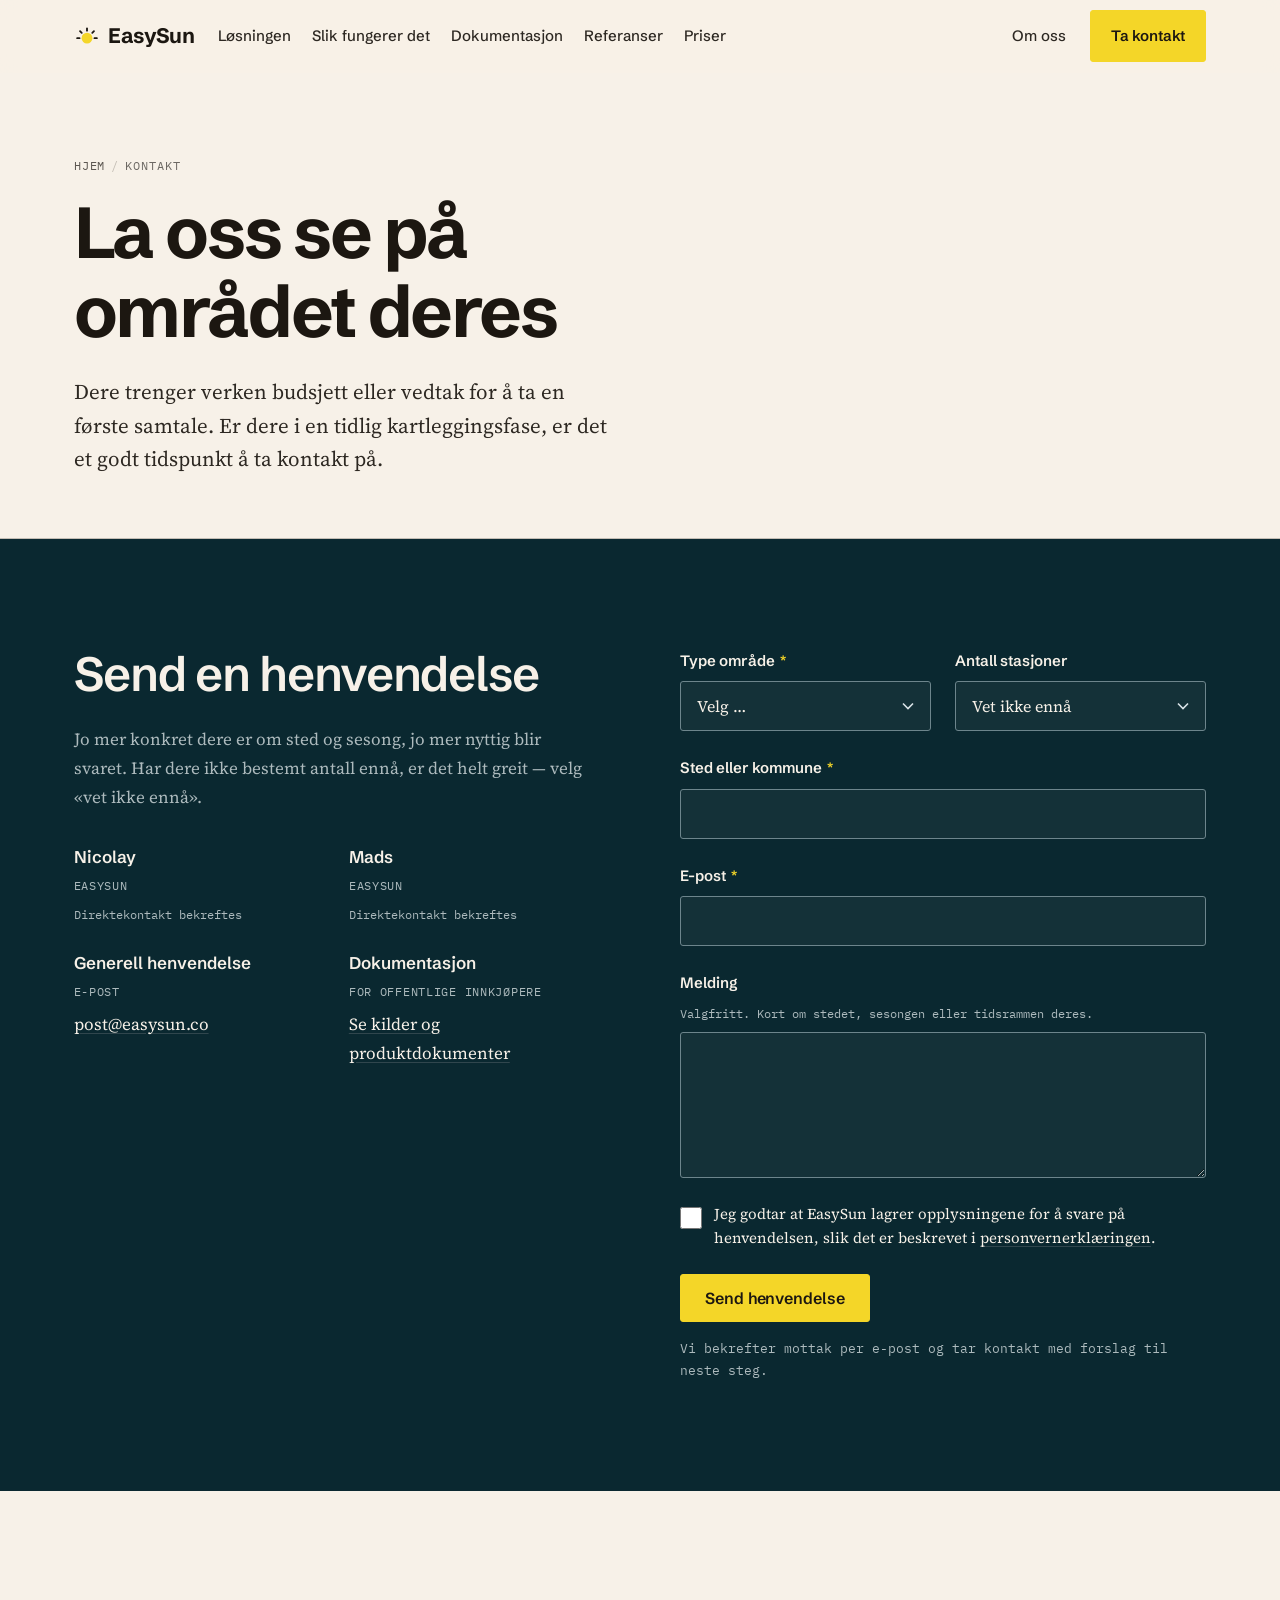
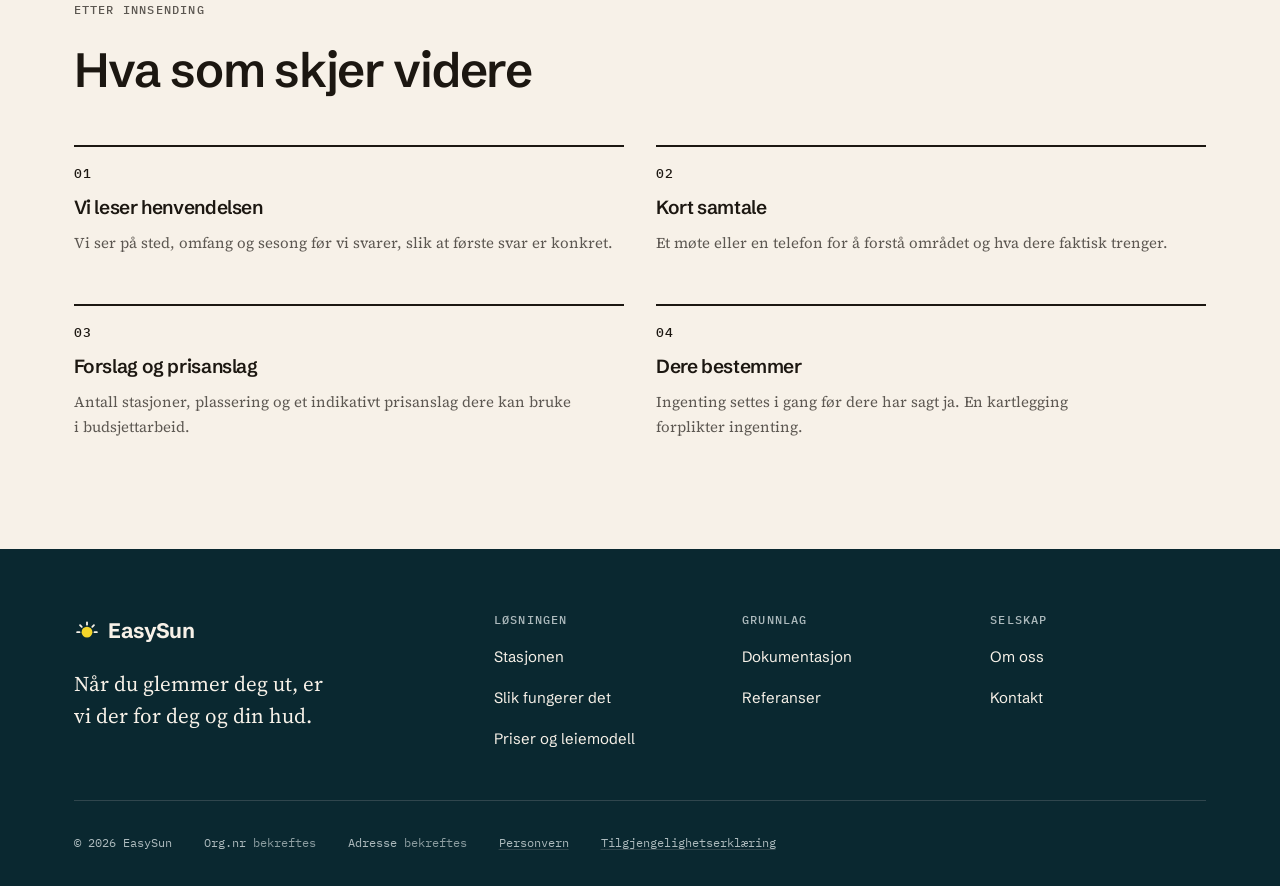
<file: kontakt.html>
<!DOCTYPE html>
<html lang="nb">
<head>
<meta charset="utf-8">
<meta name="viewport" content="width=device-width, initial-scale=1">
<title>Ta kontakt | EasySun</title>
<meta name="description" content="Fortell oss hvor stasjonene skal stå, så tar vi kontakt med forslag til neste steg. En første samtale forplikter ingenting.">
<link rel="canonical" href="https://easysun.co/kontakt.html">
<meta property="og:type" content="website">
<meta property="og:locale" content="nb_NO">
<meta property="og:site_name" content="EasySun">
<meta property="og:title" content="Ta kontakt | EasySun">
<meta property="og:description" content="Fortell oss hvor stasjonene skal stå, så tar vi kontakt med forslag til neste steg.">
<meta property="og:url" content="https://easysun.co/kontakt.html">
<meta property="og:image" content="https://easysun.co/assets/img/og-easysun.jpg">
<meta name="twitter:card" content="summary_large_image">
<meta name="theme-color" content="#f7f1e6">
<link rel="icon" href="assets/brand/favicon.svg" type="image/svg+xml">
<link rel="preload" as="font" type="font/woff2" href="assets/fonts/schibsted-grotesk-latin.woff2" crossorigin>
<link rel="preload" as="font" type="font/woff2" href="assets/fonts/source-serif-4-latin.woff2" crossorigin>
<link rel="stylesheet" href="assets/css/easysun.css">
</head>
<body>

<a class="skip-link" href="#main">Hopp til hovedinnhold</a>

<header class="site-header" data-header>
  <div class="container site-header__inner">
    <a class="wordmark" href="index.html" aria-label="EasySun — til forsiden">
      <svg class="wordmark__mark" viewBox="0 0 24 24" fill="none" aria-hidden="true" focusable="false">
        <circle cx="12" cy="14" r="5" fill="#F4D62A"></circle>
        <g stroke="currentColor" stroke-width="1.7" stroke-linecap="round">
          <path d="M12 7.1V4.9"></path><path d="M16.88 9.12l1.55-1.55"></path>
          <path d="M7.12 9.12L5.57 7.57"></path><path d="M5.1 14H2.9"></path>
          <path d="M18.9 14h2.2"></path>
        </g>
      </svg>
      EasySun
    </a>
    <nav class="nav" aria-label="Hovedmeny">
      <ul class="nav__list">
        <li><a class="nav__link" href="losningen.html">Løsningen</a></li>
        <li><a class="nav__link" href="slik-fungerer-det.html">Slik fungerer det</a></li>
        <li><a class="nav__link" href="dokumentasjon.html">Dokumentasjon</a></li>
        <li><a class="nav__link" href="referanser.html">Referanser</a></li>
        <li><a class="nav__link" href="priser.html">Priser</a></li>
      </ul>
      <div class="nav__actions">
        <a class="nav__link" href="om-oss.html">Om oss</a>
        <a class="btn btn--primary" href="kontakt.html" aria-current="page">Ta kontakt</a>
      </div>
    </nav>
    <button class="nav-toggle" type="button" data-nav-toggle aria-expanded="false" aria-controls="drawer" aria-label="Åpne meny">
      <span class="nav-toggle__bars" aria-hidden="true"></span>
    </button>
  </div>
</header>

<div class="drawer" id="drawer" data-drawer hidden>
  <div class="container">
    <ul class="drawer__list">
      <li><a class="drawer__link" href="losningen.html">Løsningen</a></li>
      <li><a class="drawer__link" href="slik-fungerer-det.html">Slik fungerer det</a></li>
      <li><a class="drawer__link" href="dokumentasjon.html">Dokumentasjon</a></li>
      <li><a class="drawer__link" href="referanser.html">Referanser</a></li>
      <li><a class="drawer__link" href="priser.html">Priser</a></li>
      <li><a class="drawer__link" href="om-oss.html">Om oss</a></li>
    </ul>
    <div class="drawer__cta"><a class="btn btn--primary" href="kontakt.html" aria-current="page">Ta kontakt</a></div>
  </div>
</div>

<main id="main">

  <section class="page-header">
    <div class="container">
      <nav class="breadcrumb" aria-label="Du er her">
        <ol>
          <li><a href="index.html">Hjem</a></li>
          <li aria-current="page">Kontakt</li>
        </ol>
      </nav>
      <h1 class="page-header__title">La oss se på området deres</h1>
      <p class="lede page-header__lede">
        Dere trenger verken budsjett eller vedtak for å ta en første samtale. Er dere i en
        tidlig kartleggingsfase, er det et godt tidspunkt å ta kontakt på.
      </p>
    </div>
  </section>

  <section class="section section--deep" id="henvendelse">
    <div class="container split split--balanced split--top">
      <div class="stack">
        <h2>Send en henvendelse</h2>
        <p class="support">
          Jo mer konkret dere er om sted og sesong, jo mer nyttig blir svaret. Har dere
          ikke bestemt antall ennå, er det helt greit — velg «vet ikke ennå».
        </p>

        <div class="contact-alt" style="border-top: 0; padding-top: 0; margin-top: var(--space-8);">
          <div>
            <p class="contact-alt__name">Nicolay</p>
            <p class="contact-alt__role">EasySun</p>
            <!-- Direct email and phone pending from EasySun (blueprint C7). -->
            <p class="field__hint" style="margin-top: var(--space-2);">Direktekontakt bekreftes</p>
          </div>
          <div>
            <p class="contact-alt__name">Mads</p>
            <p class="contact-alt__role">EasySun</p>
            <p class="field__hint" style="margin-top: var(--space-2);">Direktekontakt bekreftes</p>
          </div>
          <div>
            <p class="contact-alt__name">Generell henvendelse</p>
            <p class="contact-alt__role">E-post</p>
            <a href="mailto:post@easysun.co">post@easysun.co</a>
          </div>
          <div>
            <p class="contact-alt__name">Dokumentasjon</p>
            <p class="contact-alt__role">For offentlige innkjøpere</p>
            <a href="dokumentasjon.html">Se kilder og produktdokumenter</a>
          </div>
        </div>
      </div>

      <div>
        <form class="form" data-enquiry-form novalidate>
          <p class="form__status" role="status" aria-live="polite" data-form-status></p>

          <div class="form__grid form__grid--2">
            <div class="field">
              <label class="field__label" for="segment">
                Type område <span class="field__req" aria-hidden="true">*</span>
              </label>
              <select class="field__control" id="segment" name="segment" required aria-describedby="segment-error">
                <option value="">Velg …</option>
                <option value="kommune">Kommune</option>
                <option value="strand">Strand</option>
                <option value="camping">Campingplass</option>
                <option value="park">Park</option>
                <option value="uteomrade">Annet uteområde</option>
              </select>
              <p class="field__error" id="segment-error" data-error-for="segment"></p>
            </div>

            <div class="field">
              <label class="field__label" for="stations">Antall stasjoner</label>
              <select class="field__control" id="stations" name="stations">
                <option value="">Vet ikke ennå</option>
                <option value="1">1</option>
                <option value="2-4">2–4</option>
                <option value="5-10">5–10</option>
                <option value="10+">Flere enn 10</option>
              </select>
            </div>
          </div>

          <div class="field">
            <label class="field__label" for="place">
              Sted eller kommune <span class="field__req" aria-hidden="true">*</span>
            </label>
            <input class="field__control" type="text" id="place" name="place" required
                   autocomplete="address-level2" aria-describedby="place-error">
            <p class="field__error" id="place-error" data-error-for="place"></p>
          </div>

          <div class="field">
            <label class="field__label" for="email">
              E-post <span class="field__req" aria-hidden="true">*</span>
            </label>
            <input class="field__control" type="email" id="email" name="email" required
                   autocomplete="email" aria-describedby="email-error">
            <p class="field__error" id="email-error" data-error-for="email"></p>
          </div>

          <div class="field">
            <label class="field__label" for="message">Melding</label>
            <p class="field__hint" id="message-hint">Valgfritt. Kort om stedet, sesongen eller tidsrammen deres.</p>
            <textarea class="field__control" id="message" name="message" rows="5" aria-describedby="message-hint"></textarea>
          </div>

          <div class="checkbox">
            <input type="checkbox" id="consent" name="consent" required aria-describedby="consent-error">
            <label for="consent">
              Jeg godtar at EasySun lagrer opplysningene for å svare på henvendelsen, slik det
              er beskrevet i <a href="personvern.html">personvernerklæringen</a>.
            </label>
            <p class="field__error" id="consent-error" data-error-for="consent"></p>
          </div>

          <div>
            <button class="btn btn--primary" type="submit">Send henvendelse</button>
            <p class="form__helper" style="margin-top: var(--space-4);">
              Vi bekrefter mottak per e-post og tar kontakt med forslag til neste steg.
            </p>
          </div>
        </form>
      </div>
    </div>
  </section>

  <section class="section">
    <div class="container">
      <div class="stack" style="margin-bottom: var(--space-12);">
        <p class="eyebrow">Etter innsending</p>
        <h2>Hva som skjer videre</h2>
      </div>
      <ol class="steps">
        <li class="step">
          <span class="step__num">01</span>
          <h3 class="step__title">Vi leser henvendelsen</h3>
          <p class="step__body">Vi ser på sted, omfang og sesong før vi svarer, slik at første svar er konkret.</p>
        </li>
        <li class="step">
          <span class="step__num">02</span>
          <h3 class="step__title">Kort samtale</h3>
          <p class="step__body">Et møte eller en telefon for å forstå området og hva dere faktisk trenger.</p>
        </li>
        <li class="step">
          <span class="step__num">03</span>
          <h3 class="step__title">Forslag og prisanslag</h3>
          <p class="step__body">Antall stasjoner, plassering og et indikativt prisanslag dere kan bruke i budsjettarbeid.</p>
        </li>
        <li class="step">
          <span class="step__num">04</span>
          <h3 class="step__title">Dere bestemmer</h3>
          <p class="step__body">Ingenting settes i gang før dere har sagt ja. En kartlegging forplikter ingenting.</p>
        </li>
      </ol>
    </div>
  </section>

</main>

<footer class="site-footer">
  <div class="container">
    <div class="site-footer__top">
      <div>
        <a class="wordmark" href="index.html">
          <svg class="wordmark__mark" viewBox="0 0 24 24" fill="none" aria-hidden="true" focusable="false">
            <circle cx="12" cy="14" r="5" fill="#F4D62A"></circle>
            <g stroke="currentColor" stroke-width="1.7" stroke-linecap="round">
              <path d="M12 7.1V4.9"></path><path d="M16.88 9.12l1.55-1.55"></path>
              <path d="M7.12 9.12L5.57 7.57"></path><path d="M5.1 14H2.9"></path>
              <path d="M18.9 14h2.2"></path>
            </g>
          </svg>
          EasySun
        </a>
        <p class="site-footer__tagline">Når du glemmer deg ut, er vi der for deg og din hud.</p>
      </div>
      <div class="footer-nav">
        <div>
          <h2>Løsningen</h2>
          <ul>
            <li><a href="losningen.html">Stasjonen</a></li>
            <li><a href="slik-fungerer-det.html">Slik fungerer det</a></li>
            <li><a href="priser.html">Priser og leiemodell</a></li>
          </ul>
        </div>
        <div>
          <h2>Grunnlag</h2>
          <ul>
            <li><a href="dokumentasjon.html">Dokumentasjon</a></li>
            <li><a href="referanser.html">Referanser</a></li>
          </ul>
        </div>
        <div>
          <h2>Selskap</h2>
          <ul>
            <li><a href="om-oss.html">Om oss</a></li>
            <li><a href="kontakt.html">Kontakt</a></li>
          </ul>
        </div>
      </div>
    </div>
    <div class="site-footer__bottom">
      <span>&copy; 2026 EasySun</span>
      <span>Org.nr <span class="is-pending-value">bekreftes</span></span>
      <span>Adresse <span class="is-pending-value">bekreftes</span></span>
      <a href="personvern.html">Personvern</a>
      <a href="tilgjengelighet.html">Tilgjengelighetserklæring</a>
    </div>
  </div>
</footer>

<script src="assets/js/easysun.js" defer></script>
</body>
</html>
</file>
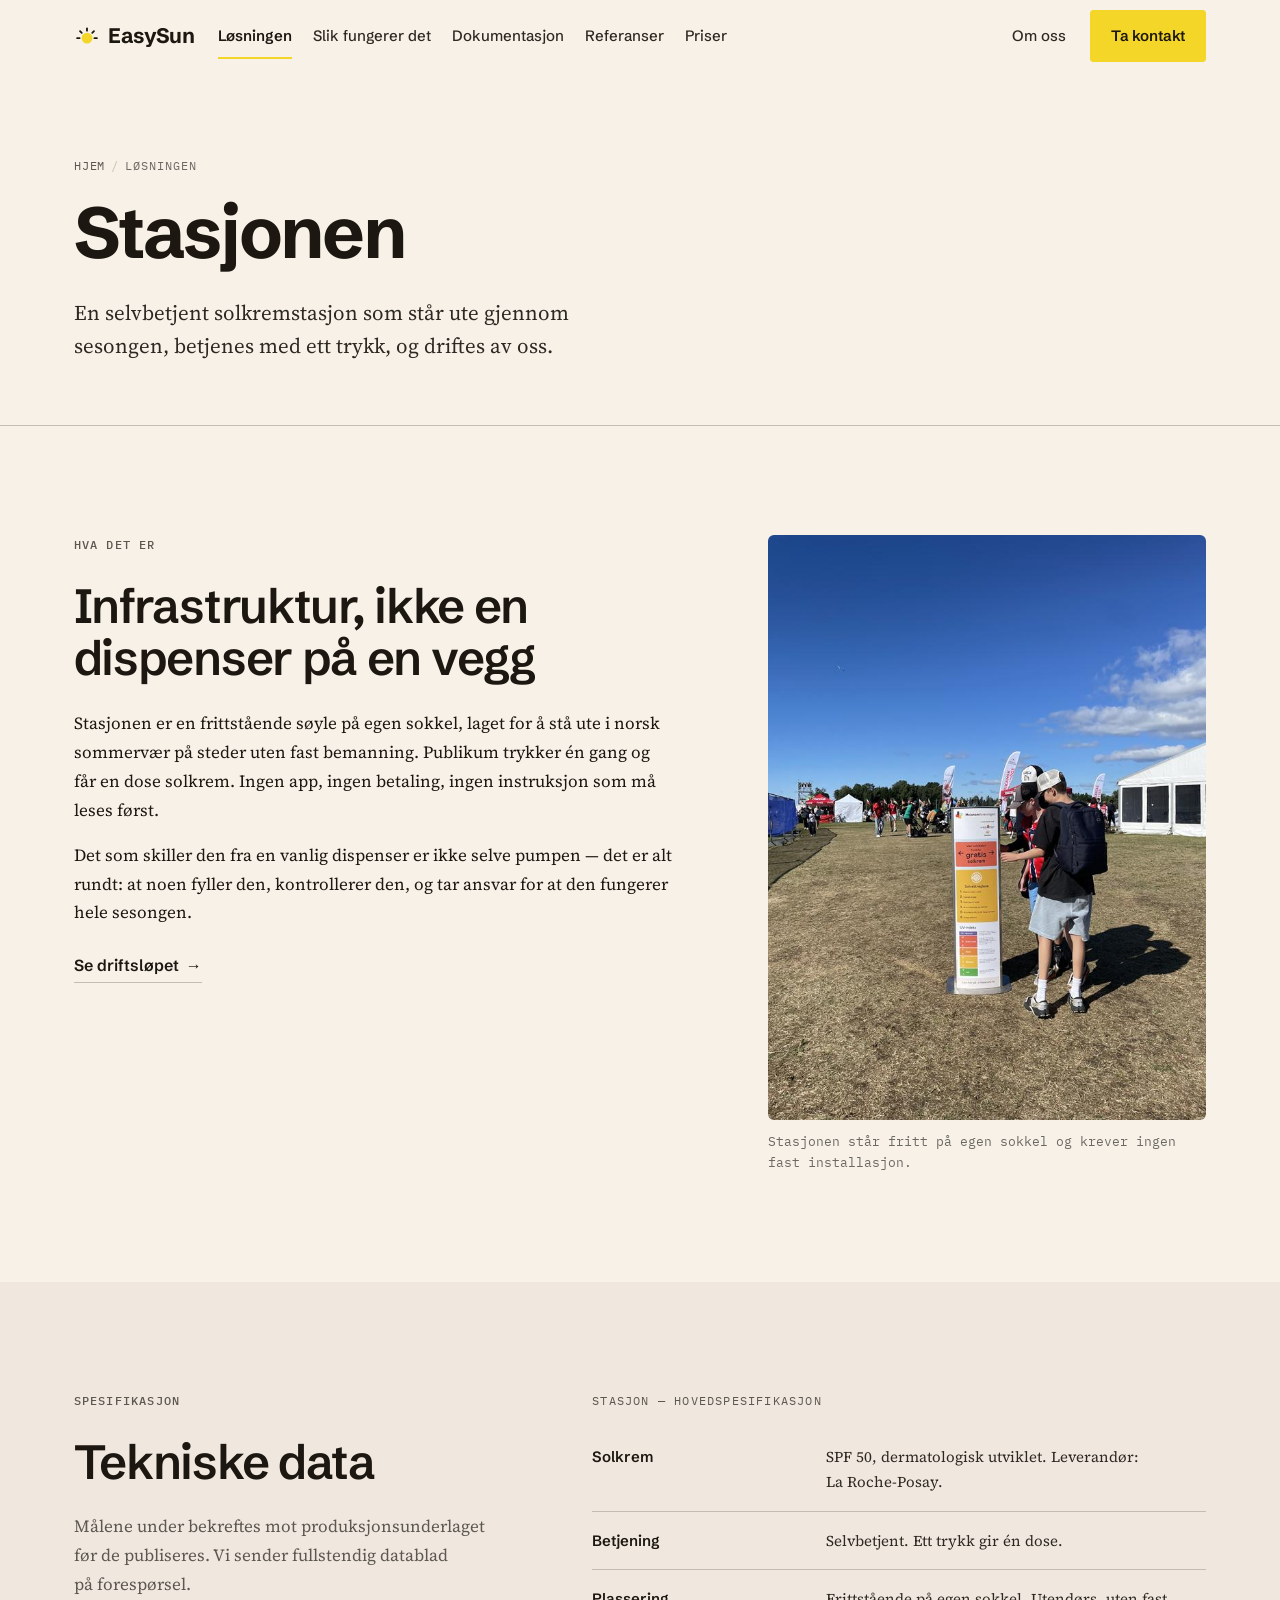
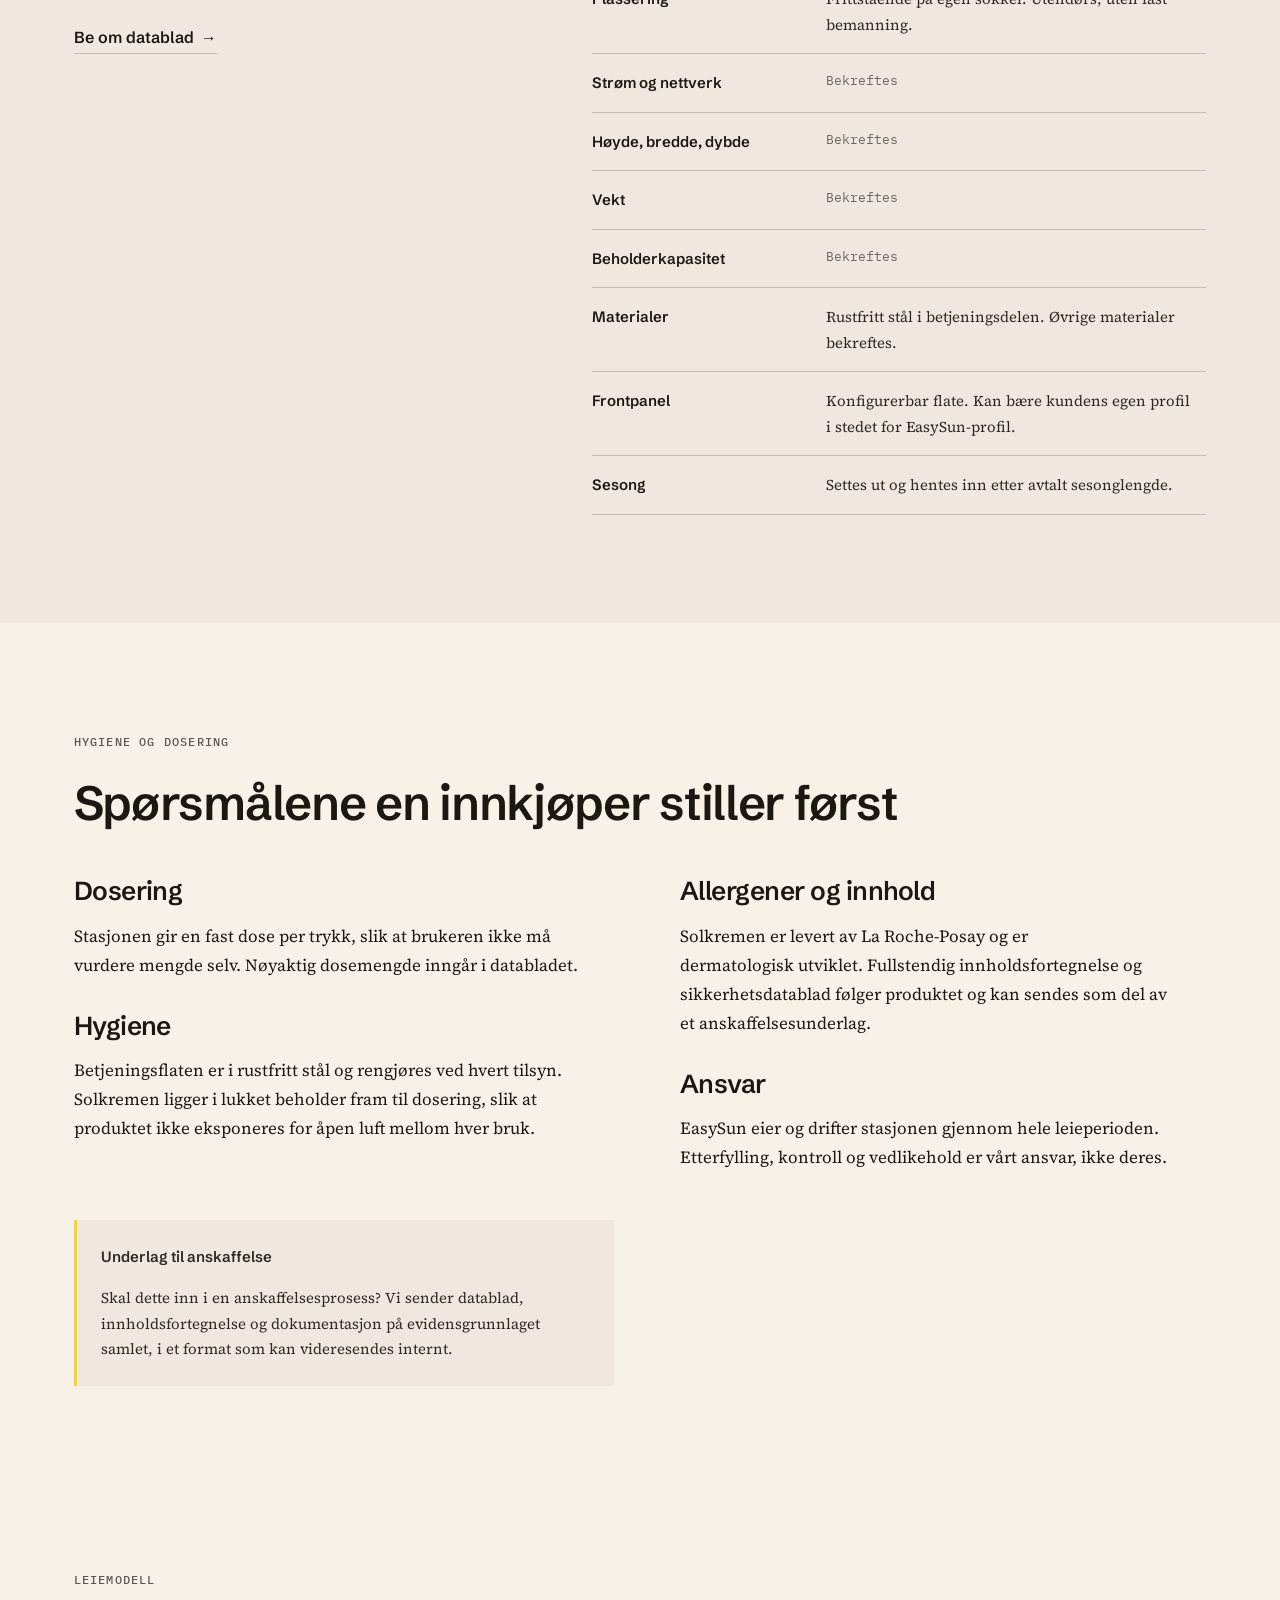
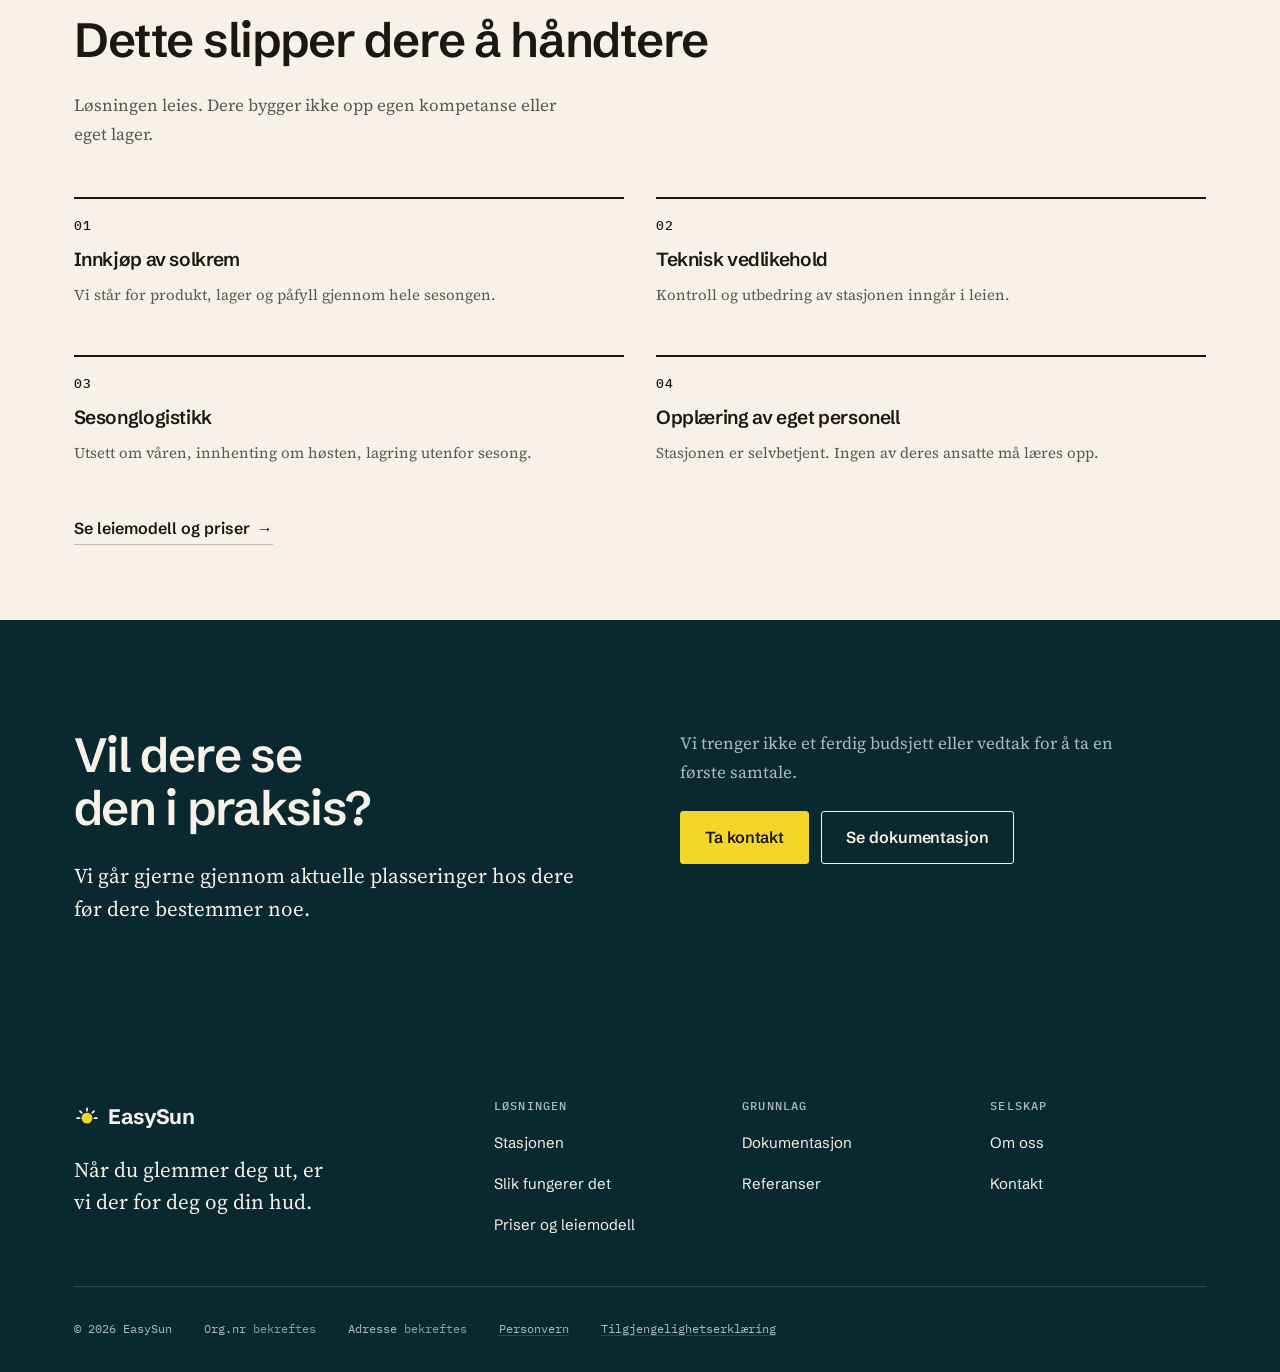
<file: losningen.html>
<!DOCTYPE html>
<html lang="nb">
<head>
<meta charset="utf-8">
<meta name="viewport" content="width=device-width, initial-scale=1">
<title>Stasjonen — spesifikasjon og hygiene | EasySun</title>
<meta name="description" content="Hva en EasySun-stasjon er, hvordan den betjenes, hvordan hygiene og dosering håndteres, og hva som inngår i leieavtalen.">
<link rel="canonical" href="https://easysun.co/losningen.html">
<meta property="og:type" content="article">
<meta property="og:locale" content="nb_NO">
<meta property="og:site_name" content="EasySun">
<meta property="og:title" content="Stasjonen — spesifikasjon og hygiene | EasySun">
<meta property="og:description" content="Hva en EasySun-stasjon er, hvordan den betjenes, og hva som inngår i leieavtalen.">
<meta property="og:url" content="https://easysun.co/losningen.html">
<meta property="og:image" content="https://easysun.co/assets/img/og-easysun.jpg">
<meta name="twitter:card" content="summary_large_image">
<meta name="theme-color" content="#f7f1e6">
<link rel="icon" href="assets/brand/favicon.svg" type="image/svg+xml">
<link rel="preload" as="font" type="font/woff2" href="assets/fonts/schibsted-grotesk-latin.woff2" crossorigin>
<link rel="preload" as="font" type="font/woff2" href="assets/fonts/source-serif-4-latin.woff2" crossorigin>
<link rel="stylesheet" href="assets/css/easysun.css">
</head>
<body>

<a class="skip-link" href="#main">Hopp til hovedinnhold</a>

<header class="site-header" data-header>
  <div class="container site-header__inner">
    <a class="wordmark" href="index.html" aria-label="EasySun — til forsiden">
      <svg class="wordmark__mark" viewBox="0 0 24 24" fill="none" aria-hidden="true" focusable="false">
        <circle cx="12" cy="14" r="5" fill="#F4D62A"></circle>
        <g stroke="currentColor" stroke-width="1.7" stroke-linecap="round">
          <path d="M12 7.1V4.9"></path><path d="M16.88 9.12l1.55-1.55"></path>
          <path d="M7.12 9.12L5.57 7.57"></path><path d="M5.1 14H2.9"></path>
          <path d="M18.9 14h2.2"></path>
        </g>
      </svg>
      EasySun
    </a>
    <nav class="nav" aria-label="Hovedmeny">
      <ul class="nav__list">
        <li><a class="nav__link" href="losningen.html" aria-current="page">Løsningen</a></li>
        <li><a class="nav__link" href="slik-fungerer-det.html">Slik fungerer det</a></li>
        <li><a class="nav__link" href="dokumentasjon.html">Dokumentasjon</a></li>
        <li><a class="nav__link" href="referanser.html">Referanser</a></li>
        <li><a class="nav__link" href="priser.html">Priser</a></li>
      </ul>
      <div class="nav__actions">
        <a class="nav__link" href="om-oss.html">Om oss</a>
        <a class="btn btn--primary" href="kontakt.html">Ta kontakt</a>
      </div>
    </nav>
    <button class="nav-toggle" type="button" data-nav-toggle aria-expanded="false" aria-controls="drawer" aria-label="Åpne meny">
      <span class="nav-toggle__bars" aria-hidden="true"></span>
    </button>
  </div>
</header>

<div class="drawer" id="drawer" data-drawer hidden>
  <div class="container">
    <ul class="drawer__list">
      <li><a class="drawer__link" href="losningen.html" aria-current="page">Løsningen</a></li>
      <li><a class="drawer__link" href="slik-fungerer-det.html">Slik fungerer det</a></li>
      <li><a class="drawer__link" href="dokumentasjon.html">Dokumentasjon</a></li>
      <li><a class="drawer__link" href="referanser.html">Referanser</a></li>
      <li><a class="drawer__link" href="priser.html">Priser</a></li>
      <li><a class="drawer__link" href="om-oss.html">Om oss</a></li>
    </ul>
    <div class="drawer__cta"><a class="btn btn--primary" href="kontakt.html">Ta kontakt</a></div>
  </div>
</div>

<main id="main">

  <section class="page-header">
    <div class="container">
      <nav class="breadcrumb" aria-label="Du er her">
        <ol>
          <li><a href="index.html">Hjem</a></li>
          <li aria-current="page">Løsningen</li>
        </ol>
      </nav>
      <h1 class="page-header__title">Stasjonen</h1>
      <p class="lede page-header__lede">
        En selvbetjent solkremstasjon som står ute gjennom sesongen, betjenes med ett
        trykk, og driftes av oss.
      </p>
    </div>
  </section>

  <!-- Position — Split 7/5, text left -->
  <section class="section">
    <div class="container split split--top">
      <div class="stack">
        <p class="eyebrow">Hva det er</p>
        <h2>Infrastruktur, ikke en dispenser på en vegg</h2>
        <div class="prose stack--tight">
          <p>
            Stasjonen er en frittstående søyle på egen sokkel, laget for å stå ute i norsk
            sommervær på steder uten fast bemanning. Publikum trykker én gang og får en dose
            solkrem. Ingen app, ingen betaling, ingen instruksjon som må leses først.
          </p>
          <p>
            Det som skiller den fra en vanlig dispenser er ikke selve pumpen — det er alt
            rundt: at noen fyller den, kontrollerer den, og tar ansvar for at den fungerer
            hele sesongen.
          </p>
        </div>
        <p><a class="link" href="slik-fungerer-det.html">Se driftsløpet</a></p>
      </div>

      <div class="split__media">
        <figure class="figure">
          <div class="figure__frame">
            <img src="assets/img/solution-station-640.jpg"
                 srcset="assets/img/solution-station-480.jpg 480w,
                         assets/img/solution-station-640.jpg 640w,
                         assets/img/solution-station-900.jpg 900w,
                         assets/img/solution-station-1200.jpg 1200w"
                 sizes="(min-width: 62rem) 500px, 100vw"
                 width="1200" height="1600" decoding="async"
                 alt="Ungdommer står ved en EasySun-stasjon på en gresslette. Frontpanelet med solvettreglene og UV-indeks er godt synlig.">
          </div>
          <figcaption>Stasjonen står fritt på egen sokkel og krever ingen fast installasjon.</figcaption>
        </figure>
      </div>
    </div>
  </section>

  <!-- Specification -->
  <section class="section section--paper-2">
    <div class="container split split--5-7 split--top">
      <div class="stack">
        <p class="eyebrow">Spesifikasjon</p>
        <h2>Tekniske data</h2>
        <p class="support">
          Målene under bekreftes mot produksjonsunderlaget før de publiseres. Vi sender
          fullstendig datablad på forespørsel.
        </p>
        <p><a class="link" href="kontakt.html">Be om datablad</a></p>
      </div>

      <div class="table-scroll">
        <table class="spec-table">
          <caption>Stasjon — hovedspesifikasjon</caption>
          <tbody>
            <tr>
              <th scope="row">Solkrem</th>
              <td>SPF 50, dermatologisk utviklet. Leverandør: La&nbsp;Roche-Posay.</td>
            </tr>
            <tr>
              <th scope="row">Betjening</th>
              <td>Selvbetjent. Ett trykk gir én dose.</td>
            </tr>
            <tr>
              <th scope="row">Plassering</th>
              <td>Frittstående på egen sokkel. Utendørs, uten fast bemanning.</td>
            </tr>
            <tr>
              <th scope="row">Strøm og nettverk</th>
              <td class="is-pending">Bekreftes</td>
            </tr>
            <tr>
              <th scope="row">Høyde, bredde, dybde</th>
              <td class="is-pending">Bekreftes</td>
            </tr>
            <tr>
              <th scope="row">Vekt</th>
              <td class="is-pending">Bekreftes</td>
            </tr>
            <tr>
              <th scope="row">Beholderkapasitet</th>
              <td class="is-pending">Bekreftes</td>
            </tr>
            <tr>
              <th scope="row">Materialer</th>
              <td>Rustfritt stål i betjeningsdelen. Øvrige materialer bekreftes.</td>
            </tr>
            <tr>
              <th scope="row">Frontpanel</th>
              <td>Konfigurerbar flate. Kan bære kundens egen profil i stedet for EasySun-profil.</td>
            </tr>
            <tr>
              <th scope="row">Sesong</th>
              <td>Settes ut og hentes inn etter avtalt sesonglengde.</td>
            </tr>
          </tbody>
        </table>
      </div>
    </div>
  </section>

  <!-- Hygiene and dosage -->
  <section class="section">
    <div class="container">
      <div class="stack" style="margin-bottom: var(--space-12);">
        <p class="eyebrow">Hygiene og dosering</p>
        <h2>Spørsmålene en innkjøper stiller først</h2>
      </div>

      <div class="split split--balanced split--top">
        <div class="prose stack--tight">
          <h3>Dosering</h3>
          <p>
            Stasjonen gir en fast dose per trykk, slik at brukeren ikke må vurdere mengde selv.
            Nøyaktig dosemengde inngår i databladet.
          </p>
          <h3 style="margin-top: var(--space-8);">Hygiene</h3>
          <p>
            Betjeningsflaten er i rustfritt stål og rengjøres ved hvert tilsyn. Solkremen
            ligger i lukket beholder fram til dosering, slik at produktet ikke eksponeres for
            åpen luft mellom hver bruk.
          </p>
        </div>
        <div class="prose stack--tight">
          <h3>Allergener og innhold</h3>
          <p>
            Solkremen er levert av La Roche-Posay og er dermatologisk utviklet.
            Fullstendig innholdsfortegnelse og sikkerhetsdatablad følger produktet og kan
            sendes som del av et anskaffelsesunderlag.
          </p>
          <h3 style="margin-top: var(--space-8);">Ansvar</h3>
          <p>
            EasySun eier og drifter stasjonen gjennom hele leieperioden. Etterfylling,
            kontroll og vedlikehold er vårt ansvar, ikke deres.
          </p>
        </div>
      </div>

      <div class="callout" style="margin-top: var(--space-12); max-width: 60ch;">
        <p class="callout__title">Underlag til anskaffelse</p>
        <p>
          Skal dette inn i en anskaffelsesprosess? Vi sender datablad, innholdsfortegnelse og
          dokumentasjon på evidensgrunnlaget samlet, i et format som kan videresendes internt.
        </p>
      </div>
    </div>
  </section>

  <!-- What the buyer avoids -->
  <section class="section section--tight">
    <div class="container">
      <div class="stack" style="margin-bottom: var(--space-12);">
        <p class="eyebrow">Leiemodell</p>
        <h2>Dette slipper dere å håndtere</h2>
        <p class="support">Løsningen leies. Dere bygger ikke opp egen kompetanse eller eget lager.</p>
      </div>
      <ol class="steps">
        <li class="step">
          <span class="step__num">01</span>
          <h3 class="step__title">Innkjøp av solkrem</h3>
          <p class="step__body">Vi står for produkt, lager og påfyll gjennom hele sesongen.</p>
        </li>
        <li class="step">
          <span class="step__num">02</span>
          <h3 class="step__title">Teknisk vedlikehold</h3>
          <p class="step__body">Kontroll og utbedring av stasjonen inngår i leien.</p>
        </li>
        <li class="step">
          <span class="step__num">03</span>
          <h3 class="step__title">Sesonglogistikk</h3>
          <p class="step__body">Utsett om våren, innhenting om høsten, lagring utenfor sesong.</p>
        </li>
        <li class="step">
          <span class="step__num">04</span>
          <h3 class="step__title">Opplæring av eget personell</h3>
          <p class="step__body">Stasjonen er selvbetjent. Ingen av deres ansatte må læres opp.</p>
        </li>
      </ol>
      <p style="margin-top: var(--space-12);">
        <a class="link" href="priser.html">Se leiemodell og priser</a>
      </p>
    </div>
  </section>

  <section class="section section--deep">
    <div class="container split split--balanced split--top">
      <div class="stack">
        <h2>Vil dere se den i praksis?</h2>
        <p class="lede">Vi går gjerne gjennom aktuelle plasseringer hos dere før dere bestemmer noe.</p>
      </div>
      <div class="stack">
        <p class="support">
          Vi trenger ikke et ferdig budsjett eller vedtak for å ta en første samtale.
        </p>
        <div class="btn-row">
          <a class="btn btn--primary" href="kontakt.html">Ta kontakt</a>
          <a class="btn btn--secondary" href="dokumentasjon.html">Se dokumentasjon</a>
        </div>
      </div>
    </div>
  </section>

</main>

<footer class="site-footer">
  <div class="container">
    <div class="site-footer__top">
      <div>
        <a class="wordmark" href="index.html">
          <svg class="wordmark__mark" viewBox="0 0 24 24" fill="none" aria-hidden="true" focusable="false">
            <circle cx="12" cy="14" r="5" fill="#F4D62A"></circle>
            <g stroke="currentColor" stroke-width="1.7" stroke-linecap="round">
              <path d="M12 7.1V4.9"></path><path d="M16.88 9.12l1.55-1.55"></path>
              <path d="M7.12 9.12L5.57 7.57"></path><path d="M5.1 14H2.9"></path>
              <path d="M18.9 14h2.2"></path>
            </g>
          </svg>
          EasySun
        </a>
        <p class="site-footer__tagline">Når du glemmer deg ut, er vi der for deg og din hud.</p>
      </div>
      <div class="footer-nav">
        <div>
          <h2>Løsningen</h2>
          <ul>
            <li><a href="losningen.html">Stasjonen</a></li>
            <li><a href="slik-fungerer-det.html">Slik fungerer det</a></li>
            <li><a href="priser.html">Priser og leiemodell</a></li>
          </ul>
        </div>
        <div>
          <h2>Grunnlag</h2>
          <ul>
            <li><a href="dokumentasjon.html">Dokumentasjon</a></li>
            <li><a href="referanser.html">Referanser</a></li>
          </ul>
        </div>
        <div>
          <h2>Selskap</h2>
          <ul>
            <li><a href="om-oss.html">Om oss</a></li>
            <li><a href="kontakt.html">Kontakt</a></li>
          </ul>
        </div>
      </div>
    </div>
    <div class="site-footer__bottom">
      <span>&copy; 2026 EasySun</span>
      <span>Org.nr <span class="is-pending-value">bekreftes</span></span>
      <span>Adresse <span class="is-pending-value">bekreftes</span></span>
      <a href="personvern.html">Personvern</a>
      <a href="tilgjengelighet.html">Tilgjengelighetserklæring</a>
    </div>
  </div>
</footer>

<script src="assets/js/easysun.js" defer></script>
</body>
</html>
</file>
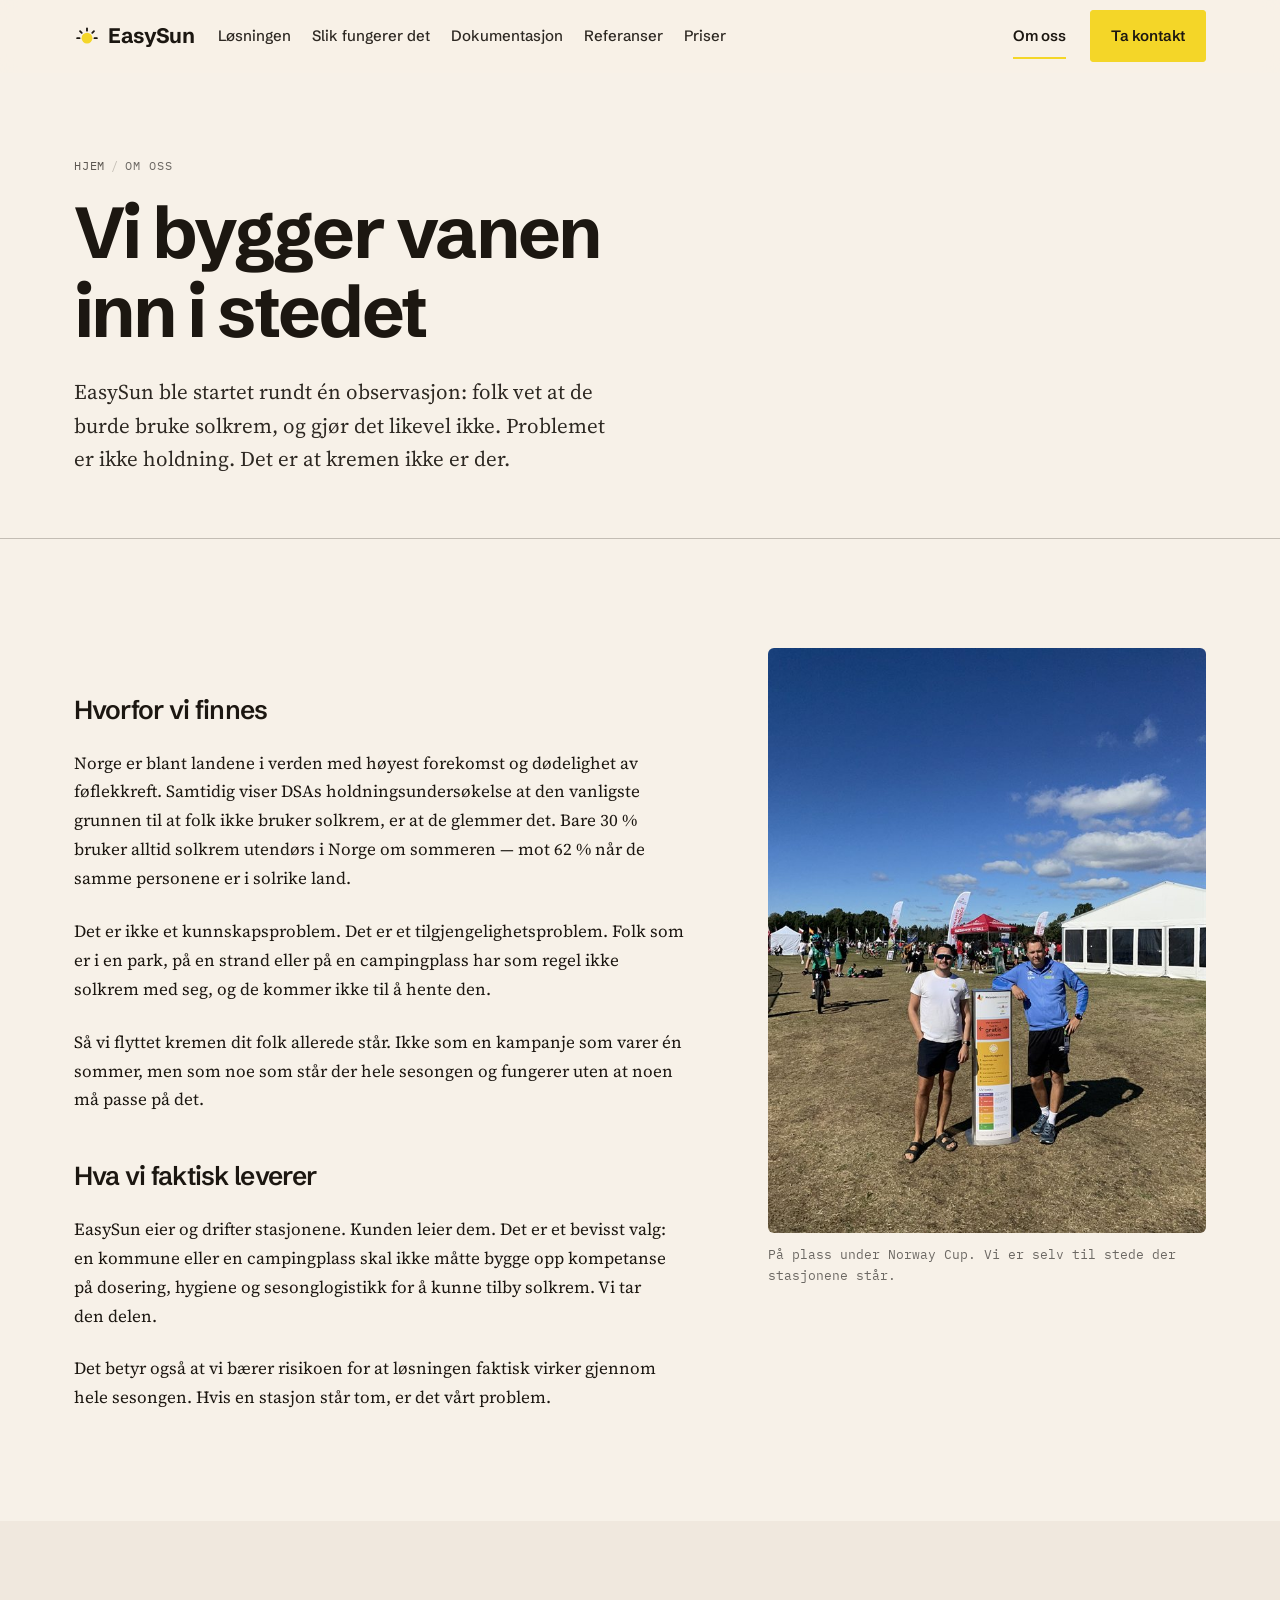
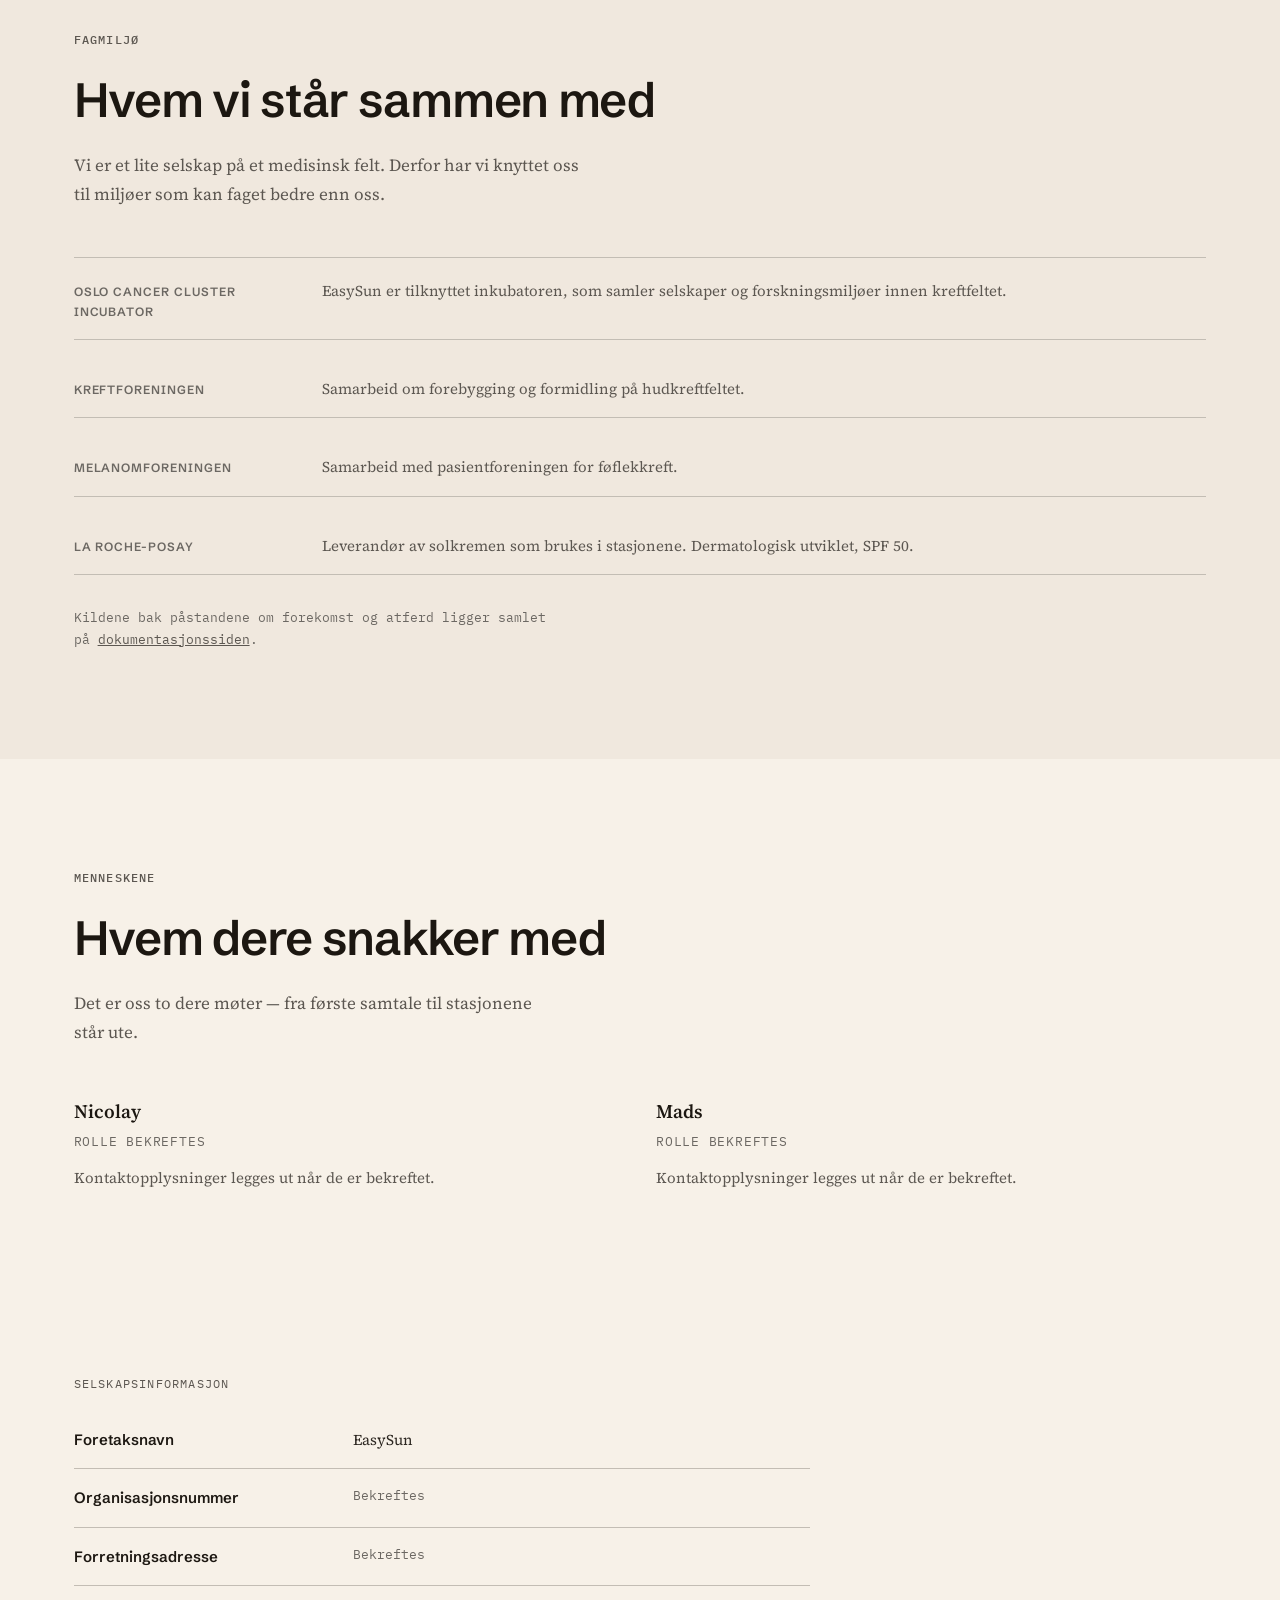
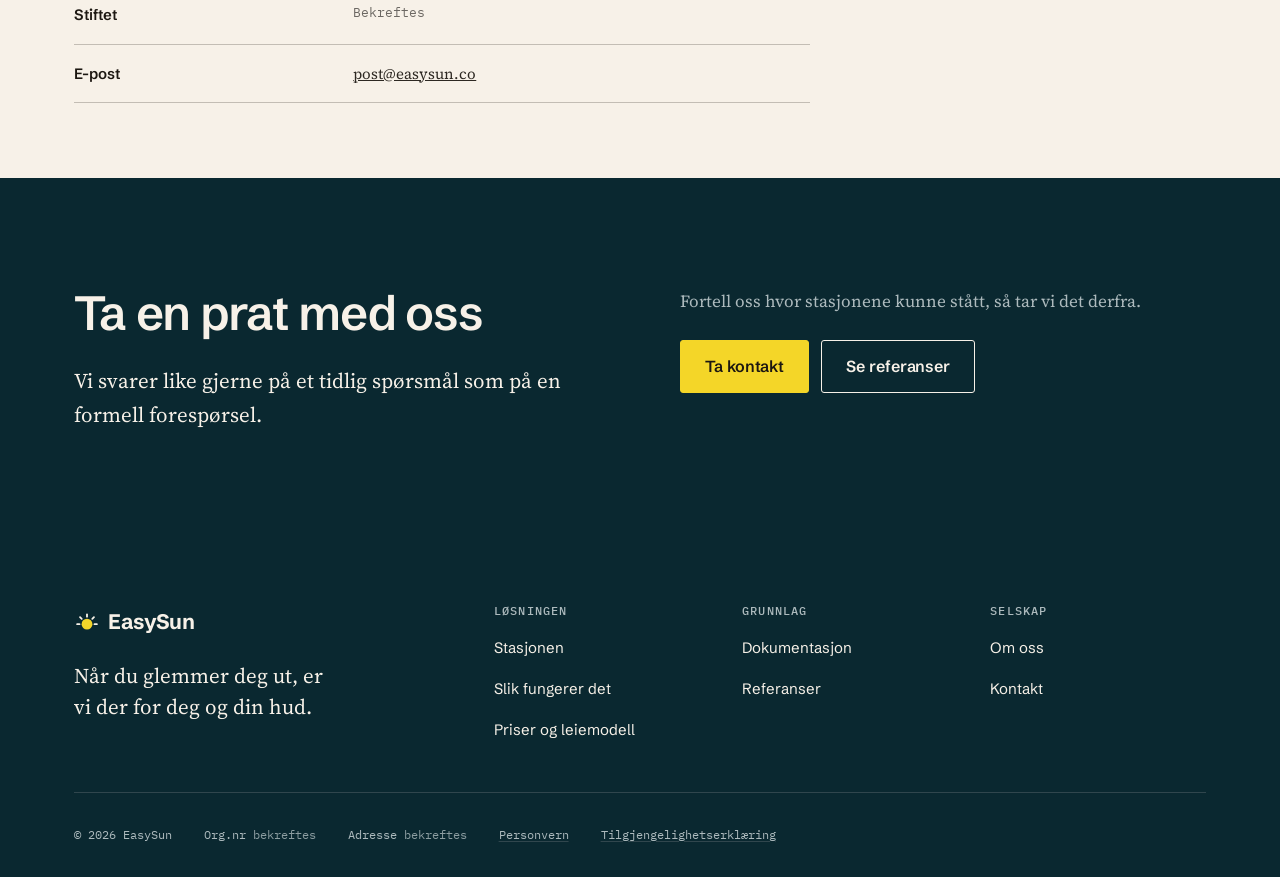
<file: om-oss.html>
<!DOCTYPE html>
<html lang="nb">
<head>
<meta charset="utf-8">
<meta name="viewport" content="width=device-width, initial-scale=1">
<title>Om oss | EasySun</title>
<meta name="description" content="EasySun gjør solkrem tilgjengelig der folk allerede er. Om selskapet, fagmiljøet og samarbeidspartnerne bak.">
<link rel="canonical" href="https://easysun.co/om-oss.html">
<meta property="og:type" content="article">
<meta property="og:locale" content="nb_NO">
<meta property="og:site_name" content="EasySun">
<meta property="og:title" content="Om oss | EasySun">
<meta property="og:description" content="Om selskapet, fagmiljøet og samarbeidspartnerne bak EasySun.">
<meta property="og:url" content="https://easysun.co/om-oss.html">
<meta property="og:image" content="https://easysun.co/assets/img/og-easysun.jpg">
<meta name="twitter:card" content="summary_large_image">
<meta name="theme-color" content="#f7f1e6">
<link rel="icon" href="assets/brand/favicon.svg" type="image/svg+xml">
<link rel="preload" as="font" type="font/woff2" href="assets/fonts/schibsted-grotesk-latin.woff2" crossorigin>
<link rel="preload" as="font" type="font/woff2" href="assets/fonts/source-serif-4-latin.woff2" crossorigin>
<link rel="stylesheet" href="assets/css/easysun.css">
</head>
<body>

<a class="skip-link" href="#main">Hopp til hovedinnhold</a>

<header class="site-header" data-header>
  <div class="container site-header__inner">
    <a class="wordmark" href="index.html" aria-label="EasySun — til forsiden">
      <svg class="wordmark__mark" viewBox="0 0 24 24" fill="none" aria-hidden="true" focusable="false">
        <circle cx="12" cy="14" r="5" fill="#F4D62A"></circle>
        <g stroke="currentColor" stroke-width="1.7" stroke-linecap="round">
          <path d="M12 7.1V4.9"></path><path d="M16.88 9.12l1.55-1.55"></path>
          <path d="M7.12 9.12L5.57 7.57"></path><path d="M5.1 14H2.9"></path>
          <path d="M18.9 14h2.2"></path>
        </g>
      </svg>
      EasySun
    </a>
    <nav class="nav" aria-label="Hovedmeny">
      <ul class="nav__list">
        <li><a class="nav__link" href="losningen.html">Løsningen</a></li>
        <li><a class="nav__link" href="slik-fungerer-det.html">Slik fungerer det</a></li>
        <li><a class="nav__link" href="dokumentasjon.html">Dokumentasjon</a></li>
        <li><a class="nav__link" href="referanser.html">Referanser</a></li>
        <li><a class="nav__link" href="priser.html">Priser</a></li>
      </ul>
      <div class="nav__actions">
        <a class="nav__link" href="om-oss.html" aria-current="page">Om oss</a>
        <a class="btn btn--primary" href="kontakt.html">Ta kontakt</a>
      </div>
    </nav>
    <button class="nav-toggle" type="button" data-nav-toggle aria-expanded="false" aria-controls="drawer" aria-label="Åpne meny">
      <span class="nav-toggle__bars" aria-hidden="true"></span>
    </button>
  </div>
</header>

<div class="drawer" id="drawer" data-drawer hidden>
  <div class="container">
    <ul class="drawer__list">
      <li><a class="drawer__link" href="losningen.html">Løsningen</a></li>
      <li><a class="drawer__link" href="slik-fungerer-det.html">Slik fungerer det</a></li>
      <li><a class="drawer__link" href="dokumentasjon.html">Dokumentasjon</a></li>
      <li><a class="drawer__link" href="referanser.html">Referanser</a></li>
      <li><a class="drawer__link" href="priser.html">Priser</a></li>
      <li><a class="drawer__link" href="om-oss.html" aria-current="page">Om oss</a></li>
    </ul>
    <div class="drawer__cta"><a class="btn btn--primary" href="kontakt.html">Ta kontakt</a></div>
  </div>
</div>

<main id="main">

  <section class="page-header">
    <div class="container">
      <nav class="breadcrumb" aria-label="Du er her">
        <ol>
          <li><a href="index.html">Hjem</a></li>
          <li aria-current="page">Om oss</li>
        </ol>
      </nav>
      <h1 class="page-header__title">Vi bygger vanen inn i stedet</h1>
      <p class="lede page-header__lede">
        EasySun ble startet rundt én observasjon: folk vet at de burde bruke solkrem, og
        gjør det likevel ikke. Problemet er ikke holdning. Det er at kremen ikke er der.
      </p>
    </div>
  </section>

  <section class="section">
    <div class="container split split--top">
      <div class="rich">
        <h2>Hvorfor vi finnes</h2>
        <p>
          Norge er blant landene i verden med høyest forekomst og dødelighet av føflekkreft.
          Samtidig viser DSAs holdningsundersøkelse at den vanligste grunnen til at folk ikke
          bruker solkrem, er at de glemmer det. Bare 30&nbsp;% bruker alltid solkrem utendørs
          i Norge om sommeren — mot 62&nbsp;% når de samme personene er i solrike land.
        </p>
        <p>
          Det er ikke et kunnskapsproblem. Det er et tilgjengelighetsproblem. Folk som er i
          en park, på en strand eller på en campingplass har som regel ikke solkrem med seg,
          og de kommer ikke til å hente den.
        </p>
        <p>
          Så vi flyttet kremen dit folk allerede står. Ikke som en kampanje som varer én
          sommer, men som noe som står der hele sesongen og fungerer uten at noen må passe
          på det.
        </p>

        <h2>Hva vi faktisk leverer</h2>
        <p>
          EasySun eier og drifter stasjonene. Kunden leier dem. Det er et bevisst valg:
          en kommune eller en campingplass skal ikke måtte bygge opp kompetanse på dosering,
          hygiene og sesonglogistikk for å kunne tilby solkrem. Vi tar den delen.
        </p>
        <p>
          Det betyr også at vi bærer risikoen for at løsningen faktisk virker gjennom hele
          sesongen. Hvis en stasjon står tom, er det vårt problem.
        </p>
      </div>

      <div class="split__media">
        <figure class="figure">
          <div class="figure__frame">
            <img src="assets/img/team-primary-640.jpg"
                 srcset="assets/img/team-primary-480.jpg 480w,
                         assets/img/team-primary-640.jpg 640w,
                         assets/img/team-primary-900.jpg 900w,
                         assets/img/team-primary-1200.jpg 1200w"
                 sizes="(min-width: 62rem) 500px, 100vw"
                 width="1200" height="1600" decoding="async"
                 alt="To personer står ved en EasySun-stasjon på en gresslette under Norway Cup, den ene i EasySun-t-skjorte.">
          </div>
          <figcaption>På plass under Norway Cup. Vi er selv til stede der stasjonene står.</figcaption>
        </figure>
      </div>
    </div>
  </section>

  <section class="section section--paper-2">
    <div class="container">
      <div class="stack" style="margin-bottom: var(--space-12);">
        <p class="eyebrow">Fagmiljø</p>
        <h2>Hvem vi står sammen med</h2>
        <p class="support">
          Vi er et lite selskap på et medisinsk felt. Derfor har vi knyttet oss til miljøer
          som kan faget bedre enn oss.
        </p>
      </div>

      <div class="rich" style="max-width: none;">
        <dl class="case-facts">
          <div>
            <dt>Oslo Cancer Cluster Incubator</dt>
            <dd>
              EasySun er tilknyttet inkubatoren, som samler selskaper og forskningsmiljøer
              innen kreftfeltet.
            </dd>
          </div>
          <div>
            <dt>Kreftforeningen</dt>
            <dd>Samarbeid om forebygging og formidling på hudkreftfeltet.</dd>
          </div>
          <div>
            <dt>Melanomforeningen</dt>
            <dd>Samarbeid med pasientforeningen for føflekkreft.</dd>
          </div>
          <div>
            <dt>La Roche-Posay</dt>
            <dd>Leverandør av solkremen som brukes i stasjonene. Dermatologisk utviklet, SPF 50.</dd>
          </div>
        </dl>
      </div>

      <p class="source-line" style="margin-top: var(--space-8);">
        Kildene bak påstandene om forekomst og atferd ligger samlet på
        <a href="dokumentasjon.html">dokumentasjonssiden</a>.
      </p>
    </div>
  </section>

  <section class="section">
    <div class="container">
      <div class="stack" style="margin-bottom: var(--space-12);">
        <p class="eyebrow">Menneskene</p>
        <h2>Hvem dere snakker med</h2>
        <p class="support">Det er oss to dere møter — fra første samtale til stasjonene står ute.</p>
      </div>
      <ul class="person-grid">
        <li>
          <!-- Full name, role and portrait pending from EasySun (blueprint C7, §6.5 P2). -->
          <p class="person__name">Nicolay</p>
          <p class="person__role">Rolle bekreftes</p>
          <p class="person__body">Kontaktopplysninger legges ut når de er bekreftet.</p>
        </li>
        <li>
          <p class="person__name">Mads</p>
          <p class="person__role">Rolle bekreftes</p>
          <p class="person__body">Kontaktopplysninger legges ut når de er bekreftet.</p>
        </li>
      </ul>
    </div>
  </section>

  <section class="section section--tight">
    <div class="container">
      <div class="table-scroll" style="max-width: 46rem;">
        <table class="spec-table">
          <caption>Selskapsinformasjon</caption>
          <tbody>
            <tr><th scope="row">Foretaksnavn</th><td>EasySun</td></tr>
            <tr><th scope="row">Organisasjonsnummer</th><td class="is-pending">Bekreftes</td></tr>
            <tr><th scope="row">Forretningsadresse</th><td class="is-pending">Bekreftes</td></tr>
            <tr><th scope="row">Stiftet</th><td class="is-pending">Bekreftes</td></tr>
            <tr><th scope="row">E-post</th><td><a href="mailto:post@easysun.co">post@easysun.co</a></td></tr>
          </tbody>
        </table>
      </div>
    </div>
  </section>

  <section class="section section--deep">
    <div class="container split split--balanced split--top">
      <div class="stack">
        <h2>Ta en prat med oss</h2>
        <p class="lede">Vi svarer like gjerne på et tidlig spørsmål som på en formell forespørsel.</p>
      </div>
      <div class="stack">
        <p class="support">Fortell oss hvor stasjonene kunne stått, så tar vi det derfra.</p>
        <div class="btn-row">
          <a class="btn btn--primary" href="kontakt.html">Ta kontakt</a>
          <a class="btn btn--secondary" href="referanser.html">Se referanser</a>
        </div>
      </div>
    </div>
  </section>

</main>

<footer class="site-footer">
  <div class="container">
    <div class="site-footer__top">
      <div>
        <a class="wordmark" href="index.html">
          <svg class="wordmark__mark" viewBox="0 0 24 24" fill="none" aria-hidden="true" focusable="false">
            <circle cx="12" cy="14" r="5" fill="#F4D62A"></circle>
            <g stroke="currentColor" stroke-width="1.7" stroke-linecap="round">
              <path d="M12 7.1V4.9"></path><path d="M16.88 9.12l1.55-1.55"></path>
              <path d="M7.12 9.12L5.57 7.57"></path><path d="M5.1 14H2.9"></path>
              <path d="M18.9 14h2.2"></path>
            </g>
          </svg>
          EasySun
        </a>
        <p class="site-footer__tagline">Når du glemmer deg ut, er vi der for deg og din hud.</p>
      </div>
      <div class="footer-nav">
        <div>
          <h2>Løsningen</h2>
          <ul>
            <li><a href="losningen.html">Stasjonen</a></li>
            <li><a href="slik-fungerer-det.html">Slik fungerer det</a></li>
            <li><a href="priser.html">Priser og leiemodell</a></li>
          </ul>
        </div>
        <div>
          <h2>Grunnlag</h2>
          <ul>
            <li><a href="dokumentasjon.html">Dokumentasjon</a></li>
            <li><a href="referanser.html">Referanser</a></li>
          </ul>
        </div>
        <div>
          <h2>Selskap</h2>
          <ul>
            <li><a href="om-oss.html">Om oss</a></li>
            <li><a href="kontakt.html">Kontakt</a></li>
          </ul>
        </div>
      </div>
    </div>
    <div class="site-footer__bottom">
      <span>&copy; 2026 EasySun</span>
      <span>Org.nr <span class="is-pending-value">bekreftes</span></span>
      <span>Adresse <span class="is-pending-value">bekreftes</span></span>
      <a href="personvern.html">Personvern</a>
      <a href="tilgjengelighet.html">Tilgjengelighetserklæring</a>
    </div>
  </div>
</footer>

<script src="assets/js/easysun.js" defer></script>
</body>
</html>
</file>
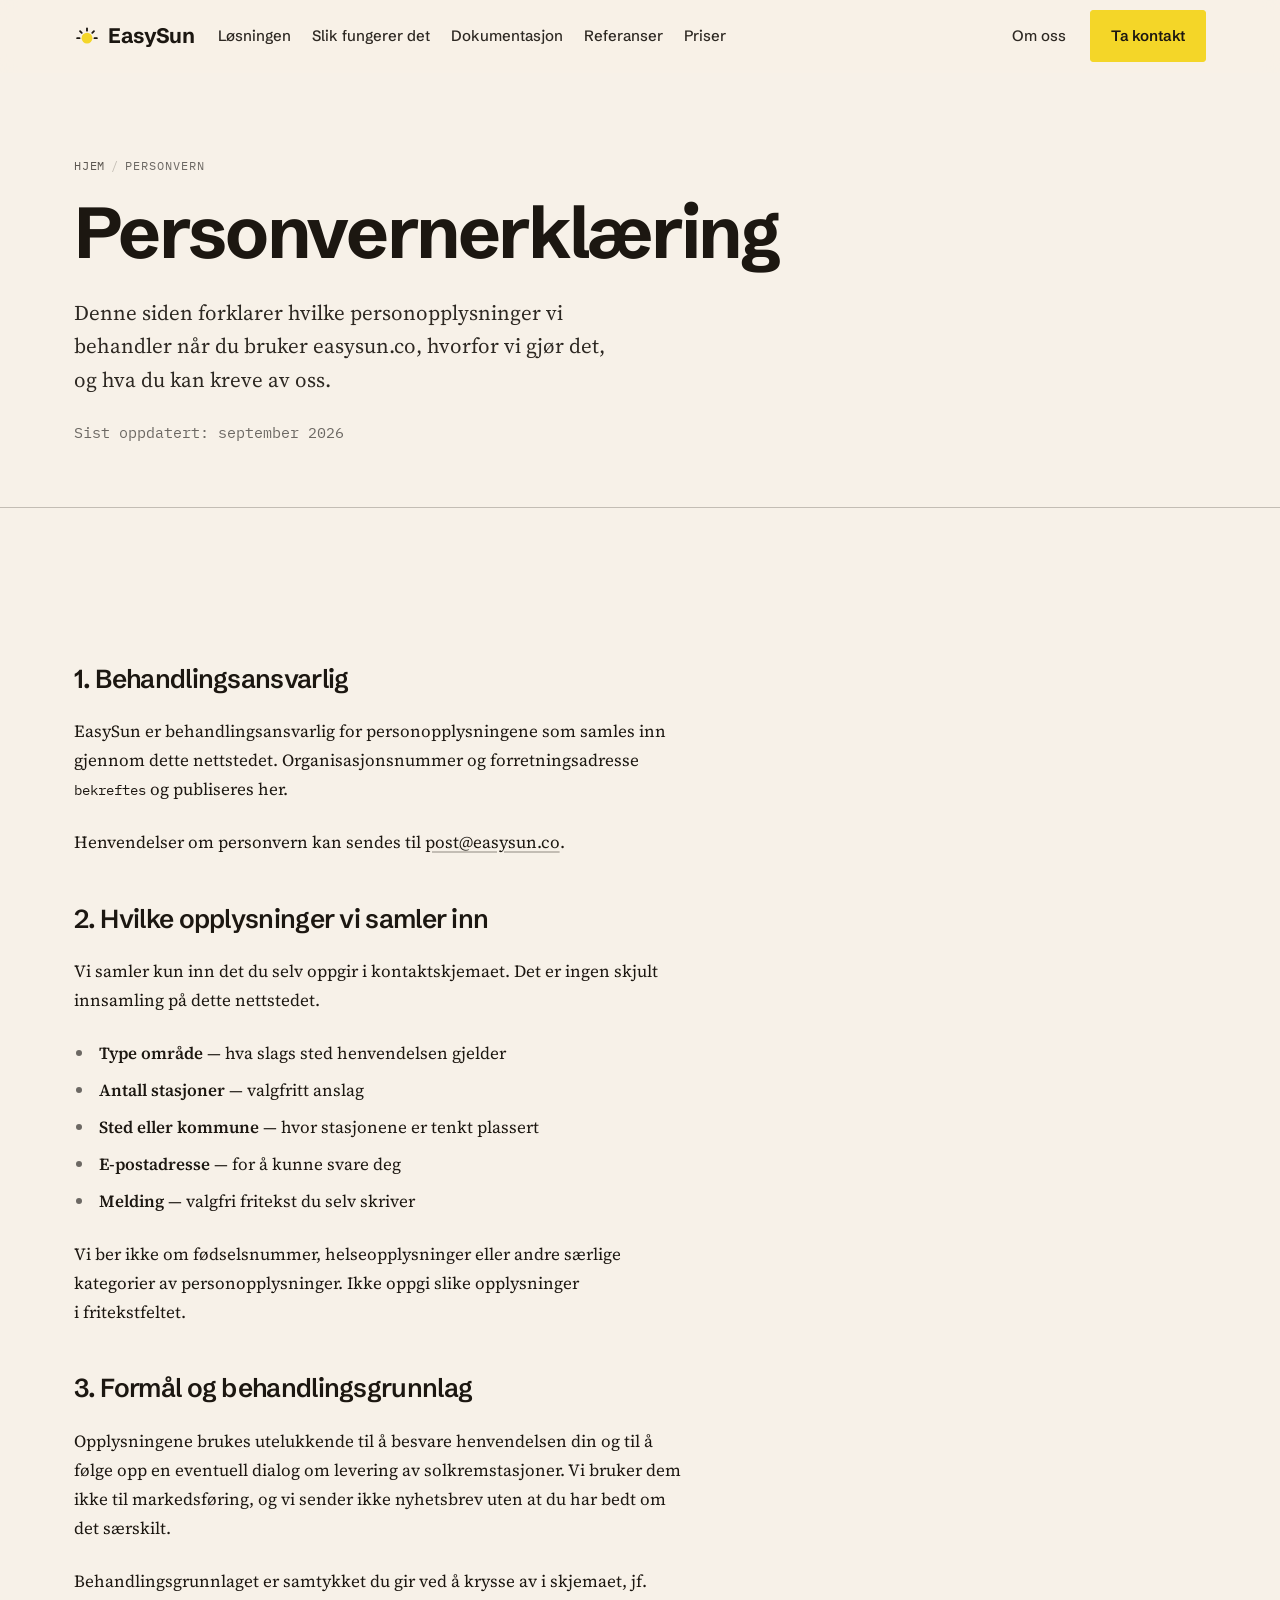
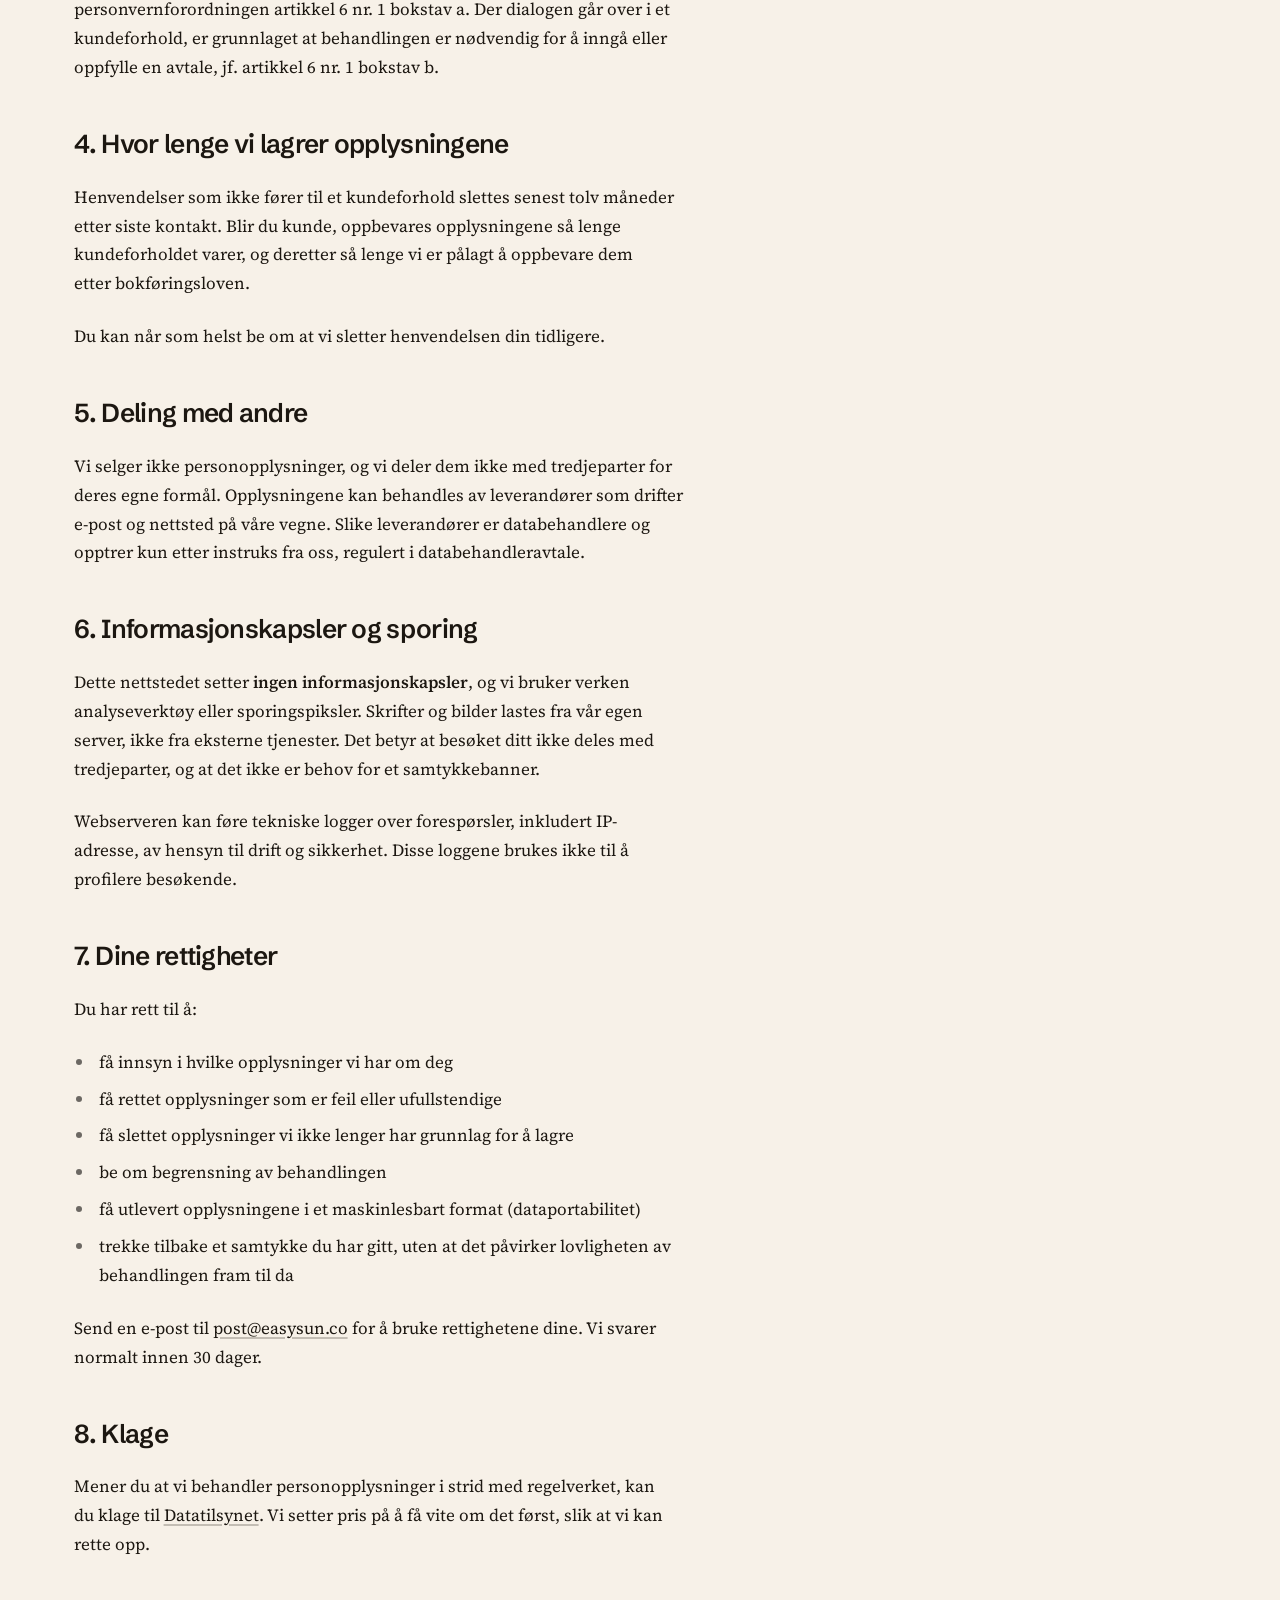
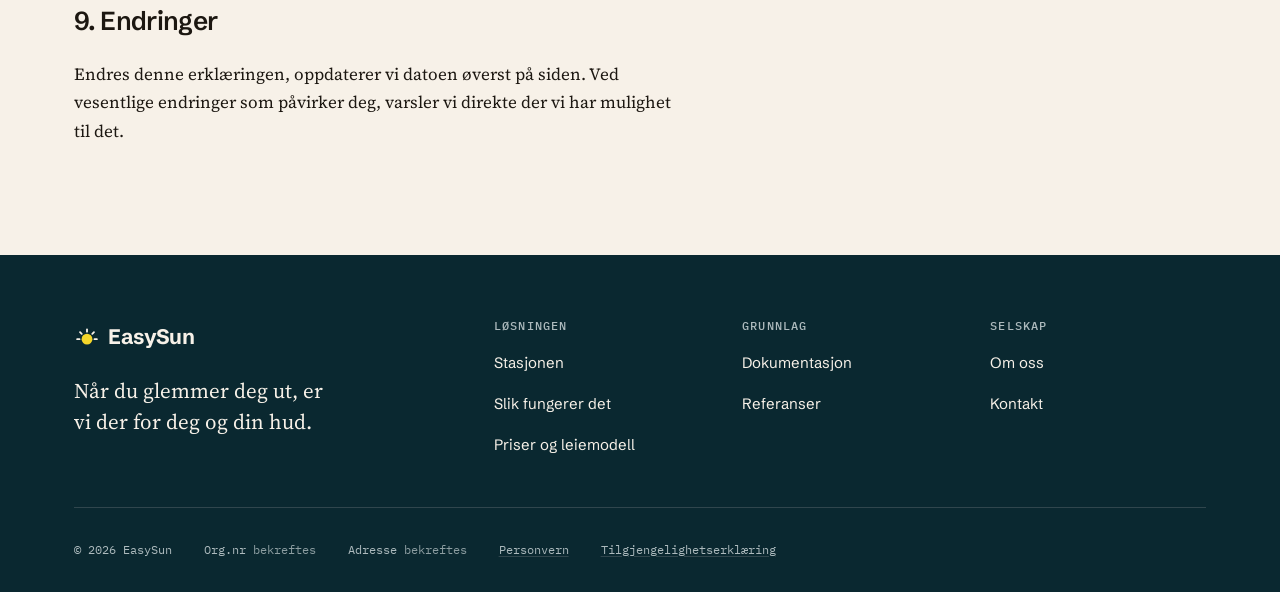
<file: personvern.html>
<!DOCTYPE html>
<html lang="nb">
<head>
<meta charset="utf-8">
<meta name="viewport" content="width=device-width, initial-scale=1">
<title>Personvernerklæring | EasySun</title>
<meta name="description" content="Hvilke personopplysninger EasySun behandler når du sender en henvendelse, hvorfor, hvor lenge, og hvilke rettigheter du har.">
<link rel="canonical" href="https://easysun.co/personvern.html">
<meta name="robots" content="index, follow">
<meta property="og:type" content="article">
<meta property="og:locale" content="nb_NO">
<meta property="og:site_name" content="EasySun">
<meta property="og:title" content="Personvernerklæring | EasySun">
<meta property="og:url" content="https://easysun.co/personvern.html">
<meta name="theme-color" content="#f7f1e6">
<link rel="icon" href="assets/brand/favicon.svg" type="image/svg+xml">
<link rel="preload" as="font" type="font/woff2" href="assets/fonts/schibsted-grotesk-latin.woff2" crossorigin>
<link rel="preload" as="font" type="font/woff2" href="assets/fonts/source-serif-4-latin.woff2" crossorigin>
<link rel="stylesheet" href="assets/css/easysun.css">
</head>
<body>

<a class="skip-link" href="#main">Hopp til hovedinnhold</a>

<header class="site-header" data-header>
  <div class="container site-header__inner">
    <a class="wordmark" href="index.html" aria-label="EasySun — til forsiden">
      <svg class="wordmark__mark" viewBox="0 0 24 24" fill="none" aria-hidden="true" focusable="false">
        <circle cx="12" cy="14" r="5" fill="#F4D62A"></circle>
        <g stroke="currentColor" stroke-width="1.7" stroke-linecap="round">
          <path d="M12 7.1V4.9"></path><path d="M16.88 9.12l1.55-1.55"></path>
          <path d="M7.12 9.12L5.57 7.57"></path><path d="M5.1 14H2.9"></path>
          <path d="M18.9 14h2.2"></path>
        </g>
      </svg>
      EasySun
    </a>
    <nav class="nav" aria-label="Hovedmeny">
      <ul class="nav__list">
        <li><a class="nav__link" href="losningen.html">Løsningen</a></li>
        <li><a class="nav__link" href="slik-fungerer-det.html">Slik fungerer det</a></li>
        <li><a class="nav__link" href="dokumentasjon.html">Dokumentasjon</a></li>
        <li><a class="nav__link" href="referanser.html">Referanser</a></li>
        <li><a class="nav__link" href="priser.html">Priser</a></li>
      </ul>
      <div class="nav__actions">
        <a class="nav__link" href="om-oss.html">Om oss</a>
        <a class="btn btn--primary" href="kontakt.html">Ta kontakt</a>
      </div>
    </nav>
    <button class="nav-toggle" type="button" data-nav-toggle aria-expanded="false" aria-controls="drawer" aria-label="Åpne meny">
      <span class="nav-toggle__bars" aria-hidden="true"></span>
    </button>
  </div>
</header>

<div class="drawer" id="drawer" data-drawer hidden>
  <div class="container">
    <ul class="drawer__list">
      <li><a class="drawer__link" href="losningen.html">Løsningen</a></li>
      <li><a class="drawer__link" href="slik-fungerer-det.html">Slik fungerer det</a></li>
      <li><a class="drawer__link" href="dokumentasjon.html">Dokumentasjon</a></li>
      <li><a class="drawer__link" href="referanser.html">Referanser</a></li>
      <li><a class="drawer__link" href="priser.html">Priser</a></li>
      <li><a class="drawer__link" href="om-oss.html">Om oss</a></li>
    </ul>
    <div class="drawer__cta"><a class="btn btn--primary" href="kontakt.html">Ta kontakt</a></div>
  </div>
</div>

<main id="main">

  <section class="page-header">
    <div class="container">
      <nav class="breadcrumb" aria-label="Du er her">
        <ol>
          <li><a href="index.html">Hjem</a></li>
          <li aria-current="page">Personvern</li>
        </ol>
      </nav>
      <h1 class="page-header__title">Personvernerklæring</h1>
      <p class="lede page-header__lede">
        Denne siden forklarer hvilke personopplysninger vi behandler når du bruker
        easysun.co, hvorfor vi gjør det, og hva du kan kreve av oss.
      </p>
      <p class="meta" style="margin-top: var(--space-6);">Sist oppdatert: september 2026</p>
    </div>
  </section>

  <section class="section">
    <div class="container">
      <div class="rich">

        <h2>1. Behandlingsansvarlig</h2>
        <p>
          EasySun er behandlingsansvarlig for personopplysningene som samles inn gjennom
          dette nettstedet. Organisasjonsnummer og forretningsadresse
          <span class="is-pending" style="font-family: var(--font-mono); font-size: 0.875rem;">bekreftes</span>
          og publiseres her.
        </p>
        <p>Henvendelser om personvern kan sendes til <a href="mailto:post@easysun.co">post@easysun.co</a>.</p>

        <h2>2. Hvilke opplysninger vi samler inn</h2>
        <p>
          Vi samler kun inn det du selv oppgir i kontaktskjemaet. Det er ingen skjult
          innsamling på dette nettstedet.
        </p>
        <ul>
          <li><strong>Type område</strong> — hva slags sted henvendelsen gjelder</li>
          <li><strong>Antall stasjoner</strong> — valgfritt anslag</li>
          <li><strong>Sted eller kommune</strong> — hvor stasjonene er tenkt plassert</li>
          <li><strong>E-postadresse</strong> — for å kunne svare deg</li>
          <li><strong>Melding</strong> — valgfri fritekst du selv skriver</li>
        </ul>
        <p>
          Vi ber ikke om fødselsnummer, helseopplysninger eller andre særlige kategorier av
          personopplysninger. Ikke oppgi slike opplysninger i fritekstfeltet.
        </p>

        <h2>3. Formål og behandlingsgrunnlag</h2>
        <p>
          Opplysningene brukes utelukkende til å besvare henvendelsen din og til å følge opp
          en eventuell dialog om levering av solkremstasjoner. Vi bruker dem ikke til
          markedsføring, og vi sender ikke nyhetsbrev uten at du har bedt om det særskilt.
        </p>
        <p>
          Behandlingsgrunnlaget er samtykket du gir ved å krysse av i skjemaet, jf.
          personvernforordningen artikkel 6 nr. 1 bokstav a. Der dialogen går over i et
          kundeforhold, er grunnlaget at behandlingen er nødvendig for å inngå eller oppfylle
          en avtale, jf. artikkel 6 nr. 1 bokstav b.
        </p>

        <h2>4. Hvor lenge vi lagrer opplysningene</h2>
        <p>
          Henvendelser som ikke fører til et kundeforhold slettes senest tolv måneder etter
          siste kontakt. Blir du kunde, oppbevares opplysningene så lenge kundeforholdet
          varer, og deretter så lenge vi er pålagt å oppbevare dem etter bokføringsloven.
        </p>
        <p>Du kan når som helst be om at vi sletter henvendelsen din tidligere.</p>

        <h2>5. Deling med andre</h2>
        <p>
          Vi selger ikke personopplysninger, og vi deler dem ikke med tredjeparter for deres
          egne formål. Opplysningene kan behandles av leverandører som drifter e-post og
          nettsted på våre vegne. Slike leverandører er databehandlere og opptrer kun etter
          instruks fra oss, regulert i databehandleravtale.
        </p>

        <h2>6. Informasjonskapsler og sporing</h2>
        <p>
          Dette nettstedet setter <strong>ingen informasjonskapsler</strong>, og vi bruker
          verken analyseverktøy eller sporingspiksler. Skrifter og bilder lastes fra vår egen
          server, ikke fra eksterne tjenester. Det betyr at besøket ditt ikke deles med
          tredjeparter, og at det ikke er behov for et samtykkebanner.
        </p>
        <p>
          Webserveren kan føre tekniske logger over forespørsler, inkludert IP-adresse, av
          hensyn til drift og sikkerhet. Disse loggene brukes ikke til å profilere besøkende.
        </p>

        <h2>7. Dine rettigheter</h2>
        <p>Du har rett til å:</p>
        <ul>
          <li>få innsyn i hvilke opplysninger vi har om deg</li>
          <li>få rettet opplysninger som er feil eller ufullstendige</li>
          <li>få slettet opplysninger vi ikke lenger har grunnlag for å lagre</li>
          <li>be om begrensning av behandlingen</li>
          <li>få utlevert opplysningene i et maskinlesbart format (dataportabilitet)</li>
          <li>trekke tilbake et samtykke du har gitt, uten at det påvirker lovligheten av behandlingen fram til da</li>
        </ul>
        <p>
          Send en e-post til <a href="mailto:post@easysun.co">post@easysun.co</a> for å bruke
          rettighetene dine. Vi svarer normalt innen 30 dager.
        </p>

        <h2>8. Klage</h2>
        <p>
          Mener du at vi behandler personopplysninger i strid med regelverket, kan du klage
          til <a href="https://www.datatilsynet.no/" rel="noopener">Datatilsynet</a>.
          Vi setter pris på å få vite om det først, slik at vi kan rette opp.
        </p>

        <h2>9. Endringer</h2>
        <p>
          Endres denne erklæringen, oppdaterer vi datoen øverst på siden. Ved vesentlige
          endringer som påvirker deg, varsler vi direkte der vi har mulighet til det.
        </p>

      </div>
    </div>
  </section>

</main>

<footer class="site-footer">
  <div class="container">
    <div class="site-footer__top">
      <div>
        <a class="wordmark" href="index.html">
          <svg class="wordmark__mark" viewBox="0 0 24 24" fill="none" aria-hidden="true" focusable="false">
            <circle cx="12" cy="14" r="5" fill="#F4D62A"></circle>
            <g stroke="currentColor" stroke-width="1.7" stroke-linecap="round">
              <path d="M12 7.1V4.9"></path><path d="M16.88 9.12l1.55-1.55"></path>
              <path d="M7.12 9.12L5.57 7.57"></path><path d="M5.1 14H2.9"></path>
              <path d="M18.9 14h2.2"></path>
            </g>
          </svg>
          EasySun
        </a>
        <p class="site-footer__tagline">Når du glemmer deg ut, er vi der for deg og din hud.</p>
      </div>
      <div class="footer-nav">
        <div>
          <h2>Løsningen</h2>
          <ul>
            <li><a href="losningen.html">Stasjonen</a></li>
            <li><a href="slik-fungerer-det.html">Slik fungerer det</a></li>
            <li><a href="priser.html">Priser og leiemodell</a></li>
          </ul>
        </div>
        <div>
          <h2>Grunnlag</h2>
          <ul>
            <li><a href="dokumentasjon.html">Dokumentasjon</a></li>
            <li><a href="referanser.html">Referanser</a></li>
          </ul>
        </div>
        <div>
          <h2>Selskap</h2>
          <ul>
            <li><a href="om-oss.html">Om oss</a></li>
            <li><a href="kontakt.html">Kontakt</a></li>
          </ul>
        </div>
      </div>
    </div>
    <div class="site-footer__bottom">
      <span>&copy; 2026 EasySun</span>
      <span>Org.nr <span class="is-pending-value">bekreftes</span></span>
      <span>Adresse <span class="is-pending-value">bekreftes</span></span>
      <a href="personvern.html">Personvern</a>
      <a href="tilgjengelighet.html">Tilgjengelighetserklæring</a>
    </div>
  </div>
</footer>

<script src="assets/js/easysun.js" defer></script>
</body>
</html>
</file>
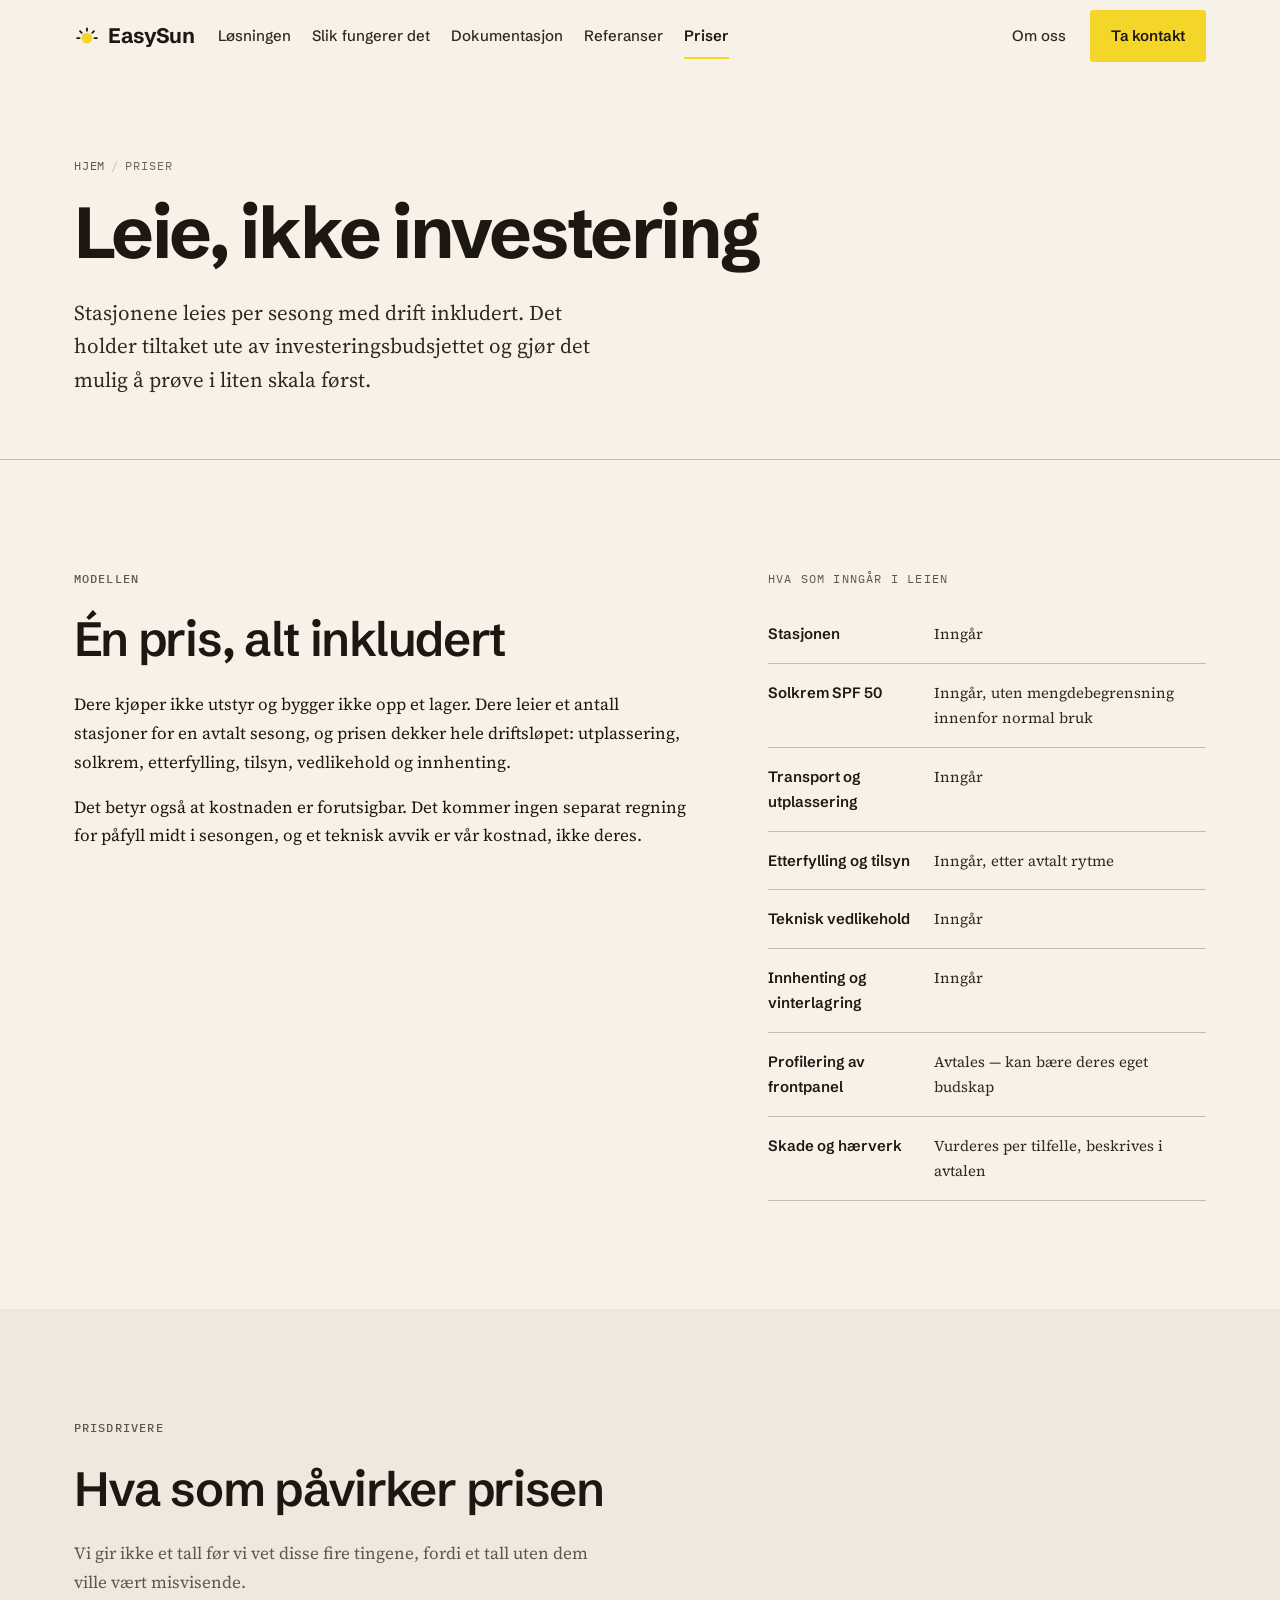
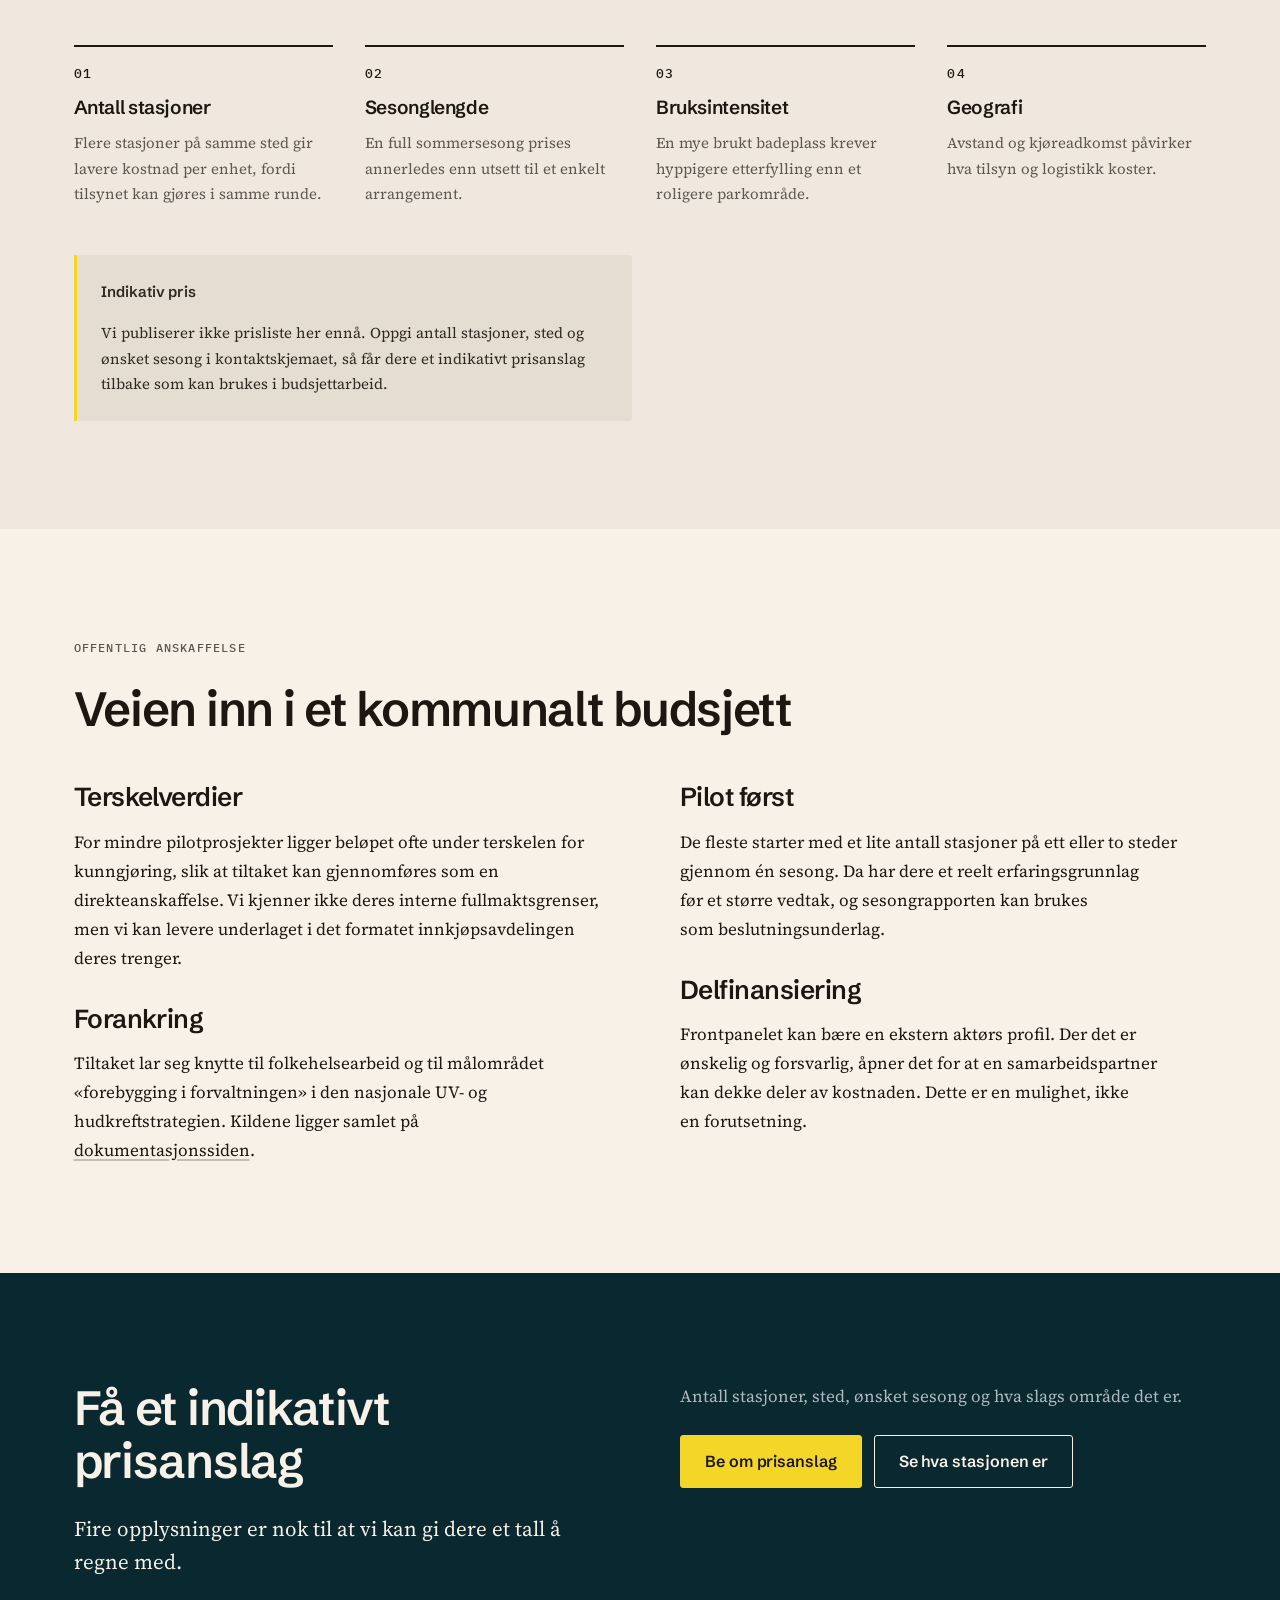
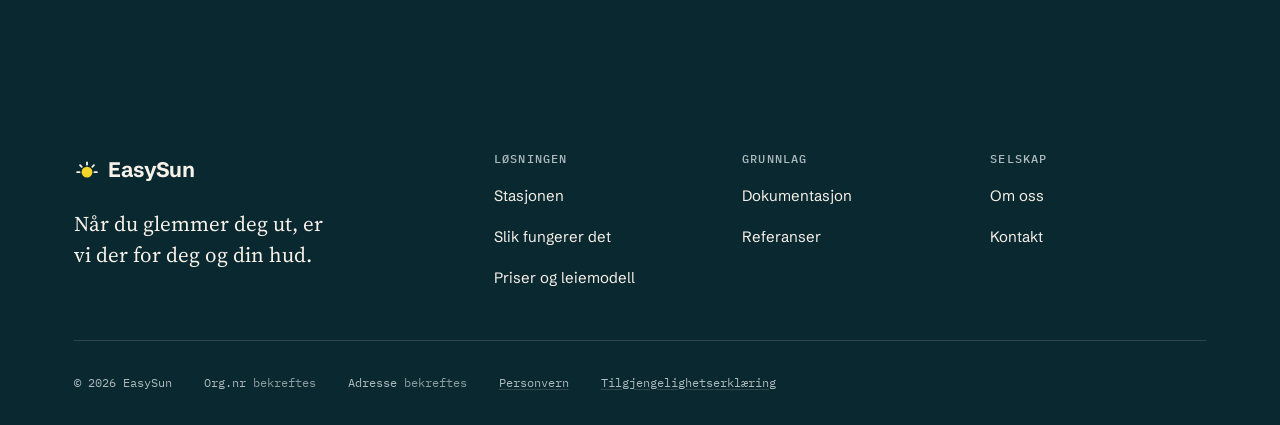
<file: priser.html>
<!DOCTYPE html>
<html lang="nb">
<head>
<meta charset="utf-8">
<meta name="viewport" content="width=device-width, initial-scale=1">
<title>Priser og leiemodell | EasySun</title>
<meta name="description" content="EasySun leies med full drift inkludert. Hva som påvirker prisen, hva som inngår, og hvordan tiltaket kan tas inn i en offentlig anskaffelse.">
<link rel="canonical" href="https://easysun.co/priser.html">
<meta property="og:type" content="article">
<meta property="og:locale" content="nb_NO">
<meta property="og:site_name" content="EasySun">
<meta property="og:title" content="Priser og leiemodell | EasySun">
<meta property="og:description" content="Leiemodell med full drift inkludert. Hva som påvirker prisen og hva som inngår.">
<meta property="og:url" content="https://easysun.co/priser.html">
<meta property="og:image" content="https://easysun.co/assets/img/og-easysun.jpg">
<meta name="twitter:card" content="summary_large_image">
<meta name="theme-color" content="#f7f1e6">
<link rel="icon" href="assets/brand/favicon.svg" type="image/svg+xml">
<link rel="preload" as="font" type="font/woff2" href="assets/fonts/schibsted-grotesk-latin.woff2" crossorigin>
<link rel="preload" as="font" type="font/woff2" href="assets/fonts/source-serif-4-latin.woff2" crossorigin>
<link rel="stylesheet" href="assets/css/easysun.css">
</head>
<body>

<a class="skip-link" href="#main">Hopp til hovedinnhold</a>

<header class="site-header" data-header>
  <div class="container site-header__inner">
    <a class="wordmark" href="index.html" aria-label="EasySun — til forsiden">
      <svg class="wordmark__mark" viewBox="0 0 24 24" fill="none" aria-hidden="true" focusable="false">
        <circle cx="12" cy="14" r="5" fill="#F4D62A"></circle>
        <g stroke="currentColor" stroke-width="1.7" stroke-linecap="round">
          <path d="M12 7.1V4.9"></path><path d="M16.88 9.12l1.55-1.55"></path>
          <path d="M7.12 9.12L5.57 7.57"></path><path d="M5.1 14H2.9"></path>
          <path d="M18.9 14h2.2"></path>
        </g>
      </svg>
      EasySun
    </a>
    <nav class="nav" aria-label="Hovedmeny">
      <ul class="nav__list">
        <li><a class="nav__link" href="losningen.html">Løsningen</a></li>
        <li><a class="nav__link" href="slik-fungerer-det.html">Slik fungerer det</a></li>
        <li><a class="nav__link" href="dokumentasjon.html">Dokumentasjon</a></li>
        <li><a class="nav__link" href="referanser.html">Referanser</a></li>
        <li><a class="nav__link" href="priser.html" aria-current="page">Priser</a></li>
      </ul>
      <div class="nav__actions">
        <a class="nav__link" href="om-oss.html">Om oss</a>
        <a class="btn btn--primary" href="kontakt.html">Ta kontakt</a>
      </div>
    </nav>
    <button class="nav-toggle" type="button" data-nav-toggle aria-expanded="false" aria-controls="drawer" aria-label="Åpne meny">
      <span class="nav-toggle__bars" aria-hidden="true"></span>
    </button>
  </div>
</header>

<div class="drawer" id="drawer" data-drawer hidden>
  <div class="container">
    <ul class="drawer__list">
      <li><a class="drawer__link" href="losningen.html">Løsningen</a></li>
      <li><a class="drawer__link" href="slik-fungerer-det.html">Slik fungerer det</a></li>
      <li><a class="drawer__link" href="dokumentasjon.html">Dokumentasjon</a></li>
      <li><a class="drawer__link" href="referanser.html">Referanser</a></li>
      <li><a class="drawer__link" href="priser.html" aria-current="page">Priser</a></li>
      <li><a class="drawer__link" href="om-oss.html">Om oss</a></li>
    </ul>
    <div class="drawer__cta"><a class="btn btn--primary" href="kontakt.html">Ta kontakt</a></div>
  </div>
</div>

<main id="main">

  <section class="page-header">
    <div class="container">
      <nav class="breadcrumb" aria-label="Du er her">
        <ol>
          <li><a href="index.html">Hjem</a></li>
          <li aria-current="page">Priser</li>
        </ol>
      </nav>
      <h1 class="page-header__title">Leie, ikke investering</h1>
      <p class="lede page-header__lede">
        Stasjonene leies per sesong med drift inkludert. Det holder tiltaket ute av
        investeringsbudsjettet og gjør det mulig å prøve i liten skala først.
      </p>
    </div>
  </section>

  <section class="section">
    <div class="container split split--top">
      <div class="stack">
        <p class="eyebrow">Modellen</p>
        <h2>Én pris, alt inkludert</h2>
        <div class="prose stack--tight">
          <p>
            Dere kjøper ikke utstyr og bygger ikke opp et lager. Dere leier et antall
            stasjoner for en avtalt sesong, og prisen dekker hele driftsløpet: utplassering,
            solkrem, etterfylling, tilsyn, vedlikehold og innhenting.
          </p>
          <p>
            Det betyr også at kostnaden er forutsigbar. Det kommer ingen separat regning for
            påfyll midt i sesongen, og et teknisk avvik er vår kostnad, ikke deres.
          </p>
        </div>
      </div>

      <div>
        <div class="table-scroll">
          <table class="spec-table">
            <caption>Hva som inngår i leien</caption>
            <tbody>
              <tr><th scope="row">Stasjonen</th><td>Inngår</td></tr>
              <tr><th scope="row">Solkrem SPF 50</th><td>Inngår, uten mengdebegrensning innenfor normal bruk</td></tr>
              <tr><th scope="row">Transport og utplassering</th><td>Inngår</td></tr>
              <tr><th scope="row">Etterfylling og tilsyn</th><td>Inngår, etter avtalt rytme</td></tr>
              <tr><th scope="row">Teknisk vedlikehold</th><td>Inngår</td></tr>
              <tr><th scope="row">Innhenting og vinterlagring</th><td>Inngår</td></tr>
              <tr><th scope="row">Profilering av frontpanel</th><td>Avtales — kan bære deres eget budskap</td></tr>
              <tr><th scope="row">Skade og hærverk</th><td>Vurderes per tilfelle, beskrives i avtalen</td></tr>
            </tbody>
          </table>
        </div>
      </div>
    </div>
  </section>

  <section class="section section--paper-2">
    <div class="container">
      <div class="stack" style="margin-bottom: var(--space-12);">
        <p class="eyebrow">Prisdrivere</p>
        <h2>Hva som påvirker prisen</h2>
        <p class="support">
          Vi gir ikke et tall før vi vet disse fire tingene, fordi et tall uten dem ville
          vært misvisende.
        </p>
      </div>
      <ol class="steps steps--4">
        <li class="step">
          <span class="step__num">01</span>
          <h3 class="step__title">Antall stasjoner</h3>
          <p class="step__body">Flere stasjoner på samme sted gir lavere kostnad per enhet, fordi tilsynet kan gjøres i samme runde.</p>
        </li>
        <li class="step">
          <span class="step__num">02</span>
          <h3 class="step__title">Sesonglengde</h3>
          <p class="step__body">En full sommersesong prises annerledes enn utsett til et enkelt arrangement.</p>
        </li>
        <li class="step">
          <span class="step__num">03</span>
          <h3 class="step__title">Bruksintensitet</h3>
          <p class="step__body">En mye brukt badeplass krever hyppigere etterfylling enn et roligere parkområde.</p>
        </li>
        <li class="step">
          <span class="step__num">04</span>
          <h3 class="step__title">Geografi</h3>
          <p class="step__body">Avstand og kjøreadkomst påvirker hva tilsyn og logistikk koster.</p>
        </li>
      </ol>

      <div class="callout" style="margin-top: var(--space-12); max-width: 62ch;">
        <p class="callout__title">Indikativ pris</p>
        <p>
          Vi publiserer ikke prisliste her ennå. Oppgi antall stasjoner, sted og ønsket
          sesong i kontaktskjemaet, så får dere et indikativt prisanslag tilbake som kan
          brukes i budsjettarbeid.
        </p>
      </div>
    </div>
  </section>

  <section class="section">
    <div class="container">
      <div class="stack" style="margin-bottom: var(--space-12);">
        <p class="eyebrow">Offentlig anskaffelse</p>
        <h2>Veien inn i et kommunalt budsjett</h2>
      </div>
      <div class="split split--balanced split--top">
        <div class="prose stack--tight">
          <h3>Terskelverdier</h3>
          <p>
            For mindre pilotprosjekter ligger beløpet ofte under terskelen for kunngjøring,
            slik at tiltaket kan gjennomføres som en direkteanskaffelse. Vi kjenner ikke
            deres interne fullmaktsgrenser, men vi kan levere underlaget i det formatet
            innkjøpsavdelingen deres trenger.
          </p>
          <h3 style="margin-top: var(--space-8);">Forankring</h3>
          <p>
            Tiltaket lar seg knytte til folkehelsearbeid og til målområdet
            «forebygging i forvaltningen» i den nasjonale UV- og hudkreftstrategien.
            Kildene ligger samlet på <a href="dokumentasjon.html">dokumentasjonssiden</a>.
          </p>
        </div>
        <div class="prose stack--tight">
          <h3>Pilot først</h3>
          <p>
            De fleste starter med et lite antall stasjoner på ett eller to steder gjennom én
            sesong. Da har dere et reelt erfaringsgrunnlag før et større vedtak, og
            sesongrapporten kan brukes som beslutningsunderlag.
          </p>
          <h3 style="margin-top: var(--space-8);">Delfinansiering</h3>
          <p>
            Frontpanelet kan bære en ekstern aktørs profil. Der det er ønskelig og
            forsvarlig, åpner det for at en samarbeidspartner kan dekke deler av kostnaden.
            Dette er en mulighet, ikke en forutsetning.
          </p>
        </div>
      </div>
    </div>
  </section>

  <section class="section section--deep">
    <div class="container split split--balanced split--top">
      <div class="stack">
        <h2>Få et indikativt prisanslag</h2>
        <p class="lede">Fire opplysninger er nok til at vi kan gi dere et tall å regne med.</p>
      </div>
      <div class="stack">
        <p class="support">Antall stasjoner, sted, ønsket sesong og hva slags område det er.</p>
        <div class="btn-row">
          <a class="btn btn--primary" href="kontakt.html">Be om prisanslag</a>
          <a class="btn btn--secondary" href="losningen.html">Se hva stasjonen er</a>
        </div>
      </div>
    </div>
  </section>

</main>

<footer class="site-footer">
  <div class="container">
    <div class="site-footer__top">
      <div>
        <a class="wordmark" href="index.html">
          <svg class="wordmark__mark" viewBox="0 0 24 24" fill="none" aria-hidden="true" focusable="false">
            <circle cx="12" cy="14" r="5" fill="#F4D62A"></circle>
            <g stroke="currentColor" stroke-width="1.7" stroke-linecap="round">
              <path d="M12 7.1V4.9"></path><path d="M16.88 9.12l1.55-1.55"></path>
              <path d="M7.12 9.12L5.57 7.57"></path><path d="M5.1 14H2.9"></path>
              <path d="M18.9 14h2.2"></path>
            </g>
          </svg>
          EasySun
        </a>
        <p class="site-footer__tagline">Når du glemmer deg ut, er vi der for deg og din hud.</p>
      </div>
      <div class="footer-nav">
        <div>
          <h2>Løsningen</h2>
          <ul>
            <li><a href="losningen.html">Stasjonen</a></li>
            <li><a href="slik-fungerer-det.html">Slik fungerer det</a></li>
            <li><a href="priser.html">Priser og leiemodell</a></li>
          </ul>
        </div>
        <div>
          <h2>Grunnlag</h2>
          <ul>
            <li><a href="dokumentasjon.html">Dokumentasjon</a></li>
            <li><a href="referanser.html">Referanser</a></li>
          </ul>
        </div>
        <div>
          <h2>Selskap</h2>
          <ul>
            <li><a href="om-oss.html">Om oss</a></li>
            <li><a href="kontakt.html">Kontakt</a></li>
          </ul>
        </div>
      </div>
    </div>
    <div class="site-footer__bottom">
      <span>&copy; 2026 EasySun</span>
      <span>Org.nr <span class="is-pending-value">bekreftes</span></span>
      <span>Adresse <span class="is-pending-value">bekreftes</span></span>
      <a href="personvern.html">Personvern</a>
      <a href="tilgjengelighet.html">Tilgjengelighetserklæring</a>
    </div>
  </div>
</footer>

<script src="assets/js/easysun.js" defer></script>
</body>
</html>
</file>
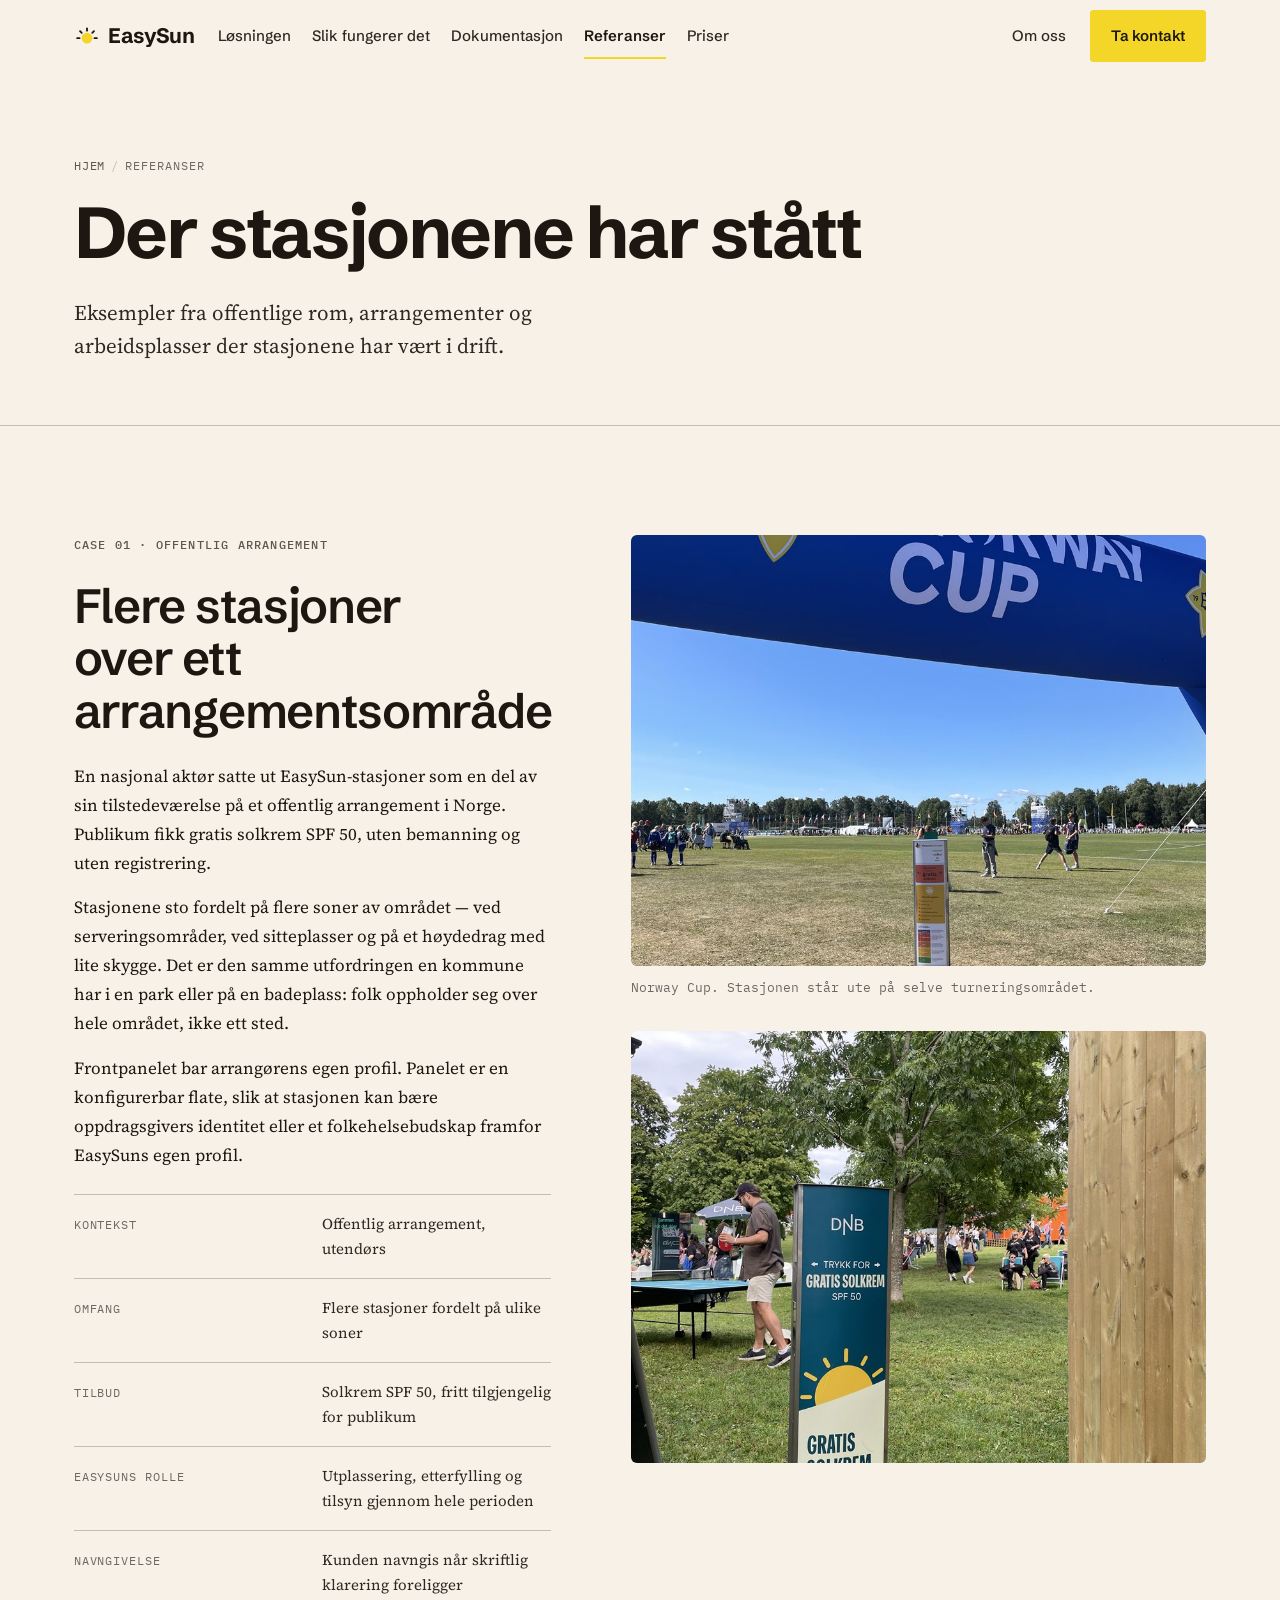
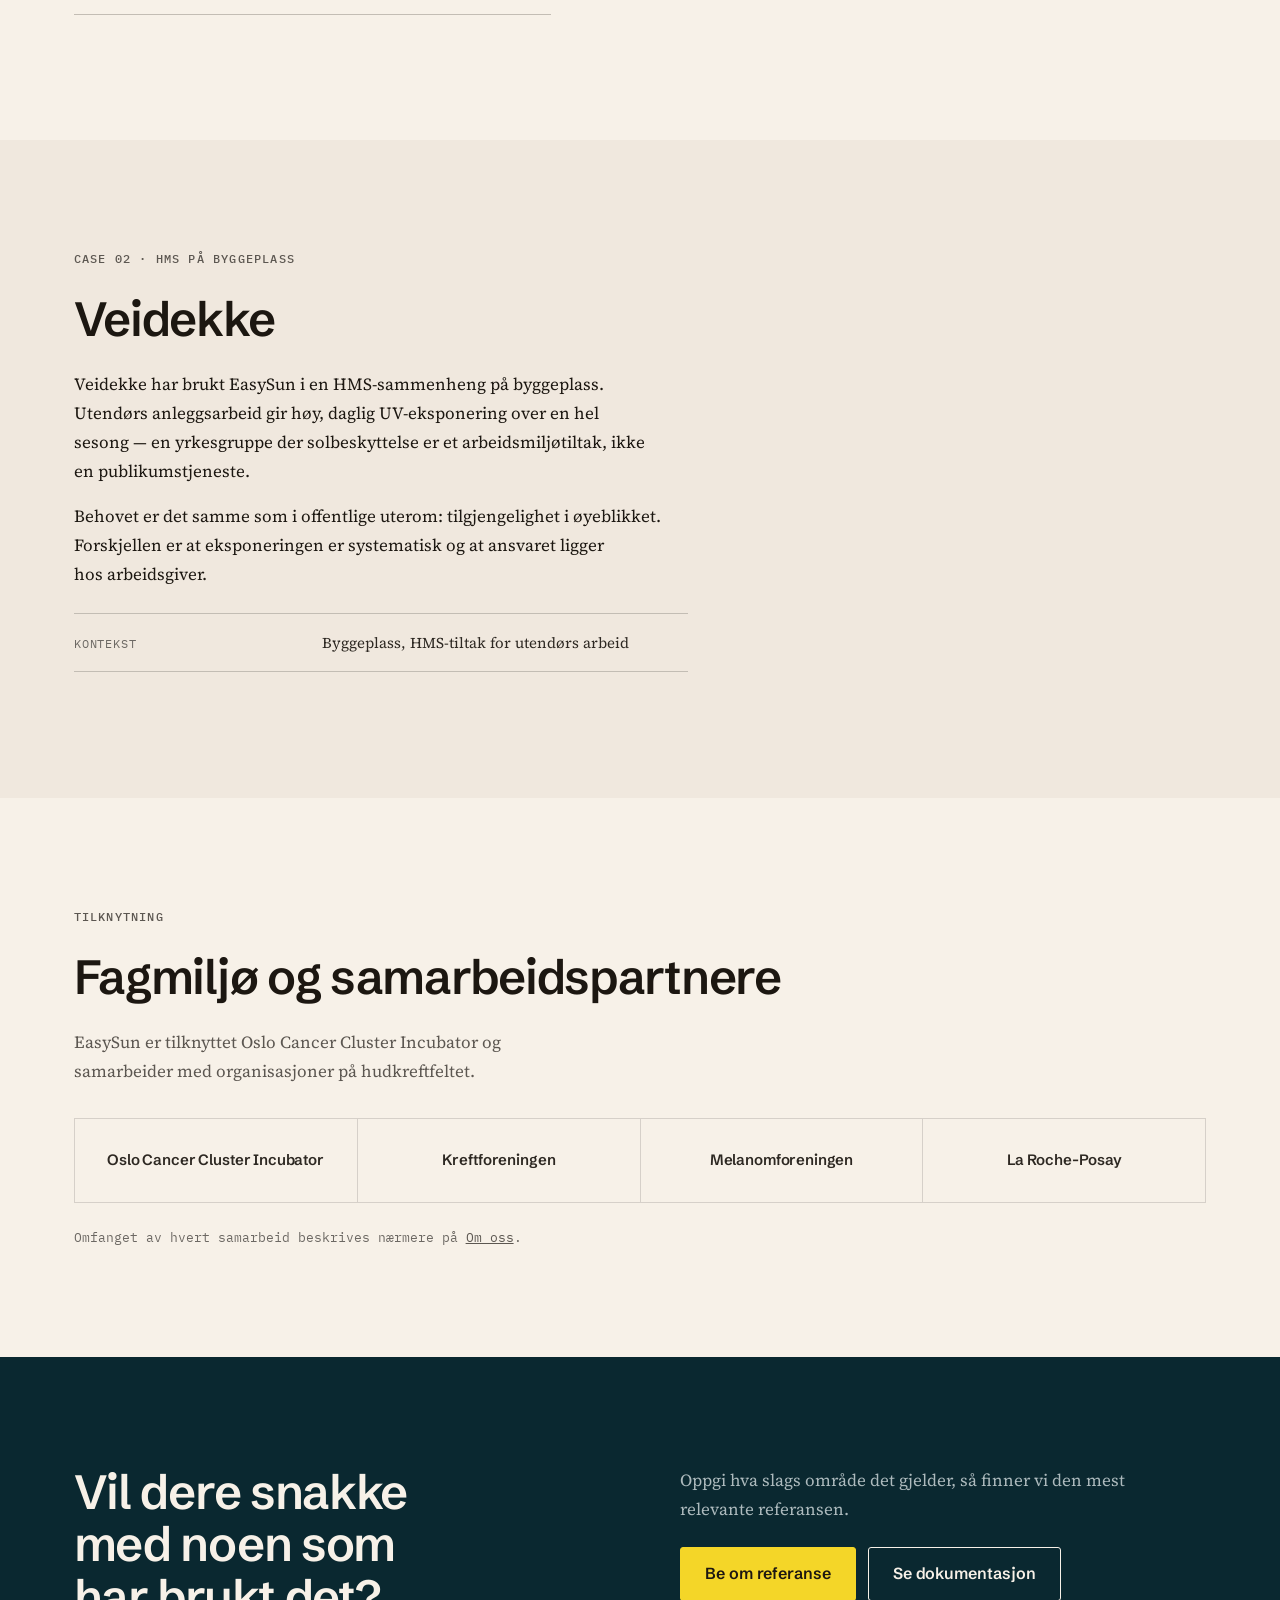
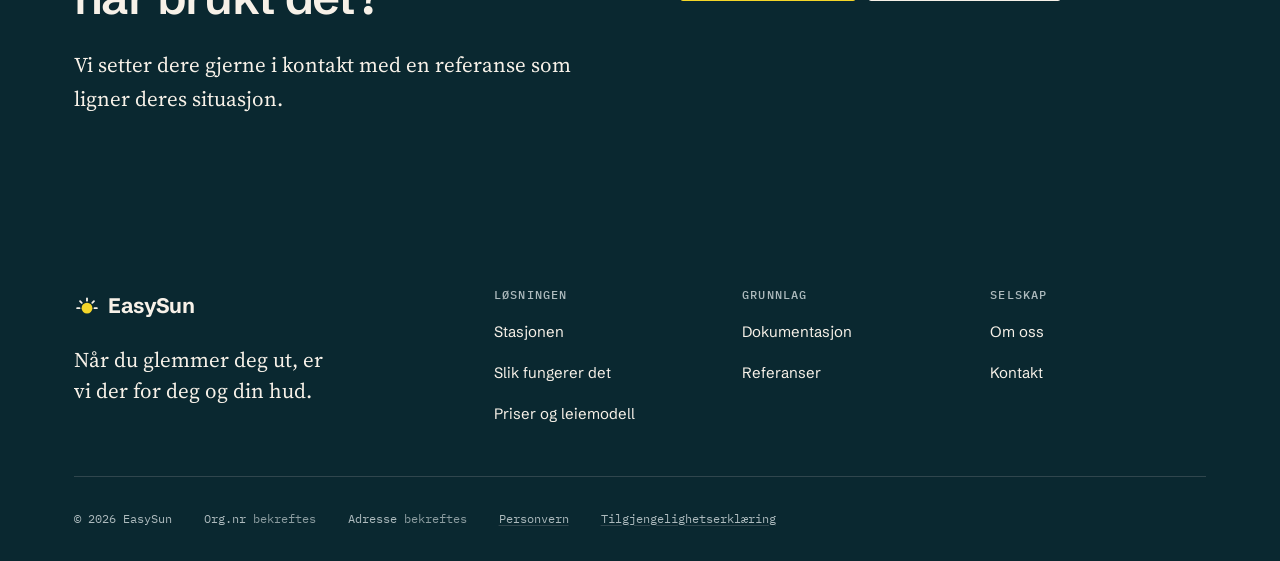
<file: referanser.html>
<!DOCTYPE html>
<html lang="nb">
<head>
<meta charset="utf-8">
<meta name="viewport" content="width=device-width, initial-scale=1">
<title>Referanser — stasjoner i drift | EasySun</title>
<meta name="description" content="Hvor EasySun-stasjoner har stått i praksis: offentlige arrangementer og HMS-bruk på byggeplass.">
<link rel="canonical" href="https://easysun.co/referanser.html">
<meta property="og:type" content="article">
<meta property="og:locale" content="nb_NO">
<meta property="og:site_name" content="EasySun">
<meta property="og:title" content="Referanser | EasySun">
<meta property="og:description" content="Hvor EasySun-stasjoner har stått i praksis.">
<meta property="og:url" content="https://easysun.co/referanser.html">
<meta property="og:image" content="https://easysun.co/assets/img/og-easysun.jpg">
<meta name="twitter:card" content="summary_large_image">
<meta name="theme-color" content="#f7f1e6">
<link rel="icon" href="assets/brand/favicon.svg" type="image/svg+xml">
<link rel="preload" as="font" type="font/woff2" href="assets/fonts/schibsted-grotesk-latin.woff2" crossorigin>
<link rel="preload" as="font" type="font/woff2" href="assets/fonts/source-serif-4-latin.woff2" crossorigin>
<link rel="stylesheet" href="assets/css/easysun.css">
</head>
<body>

<a class="skip-link" href="#main">Hopp til hovedinnhold</a>

<header class="site-header" data-header>
  <div class="container site-header__inner">
    <a class="wordmark" href="index.html" aria-label="EasySun — til forsiden">
      <svg class="wordmark__mark" viewBox="0 0 24 24" fill="none" aria-hidden="true" focusable="false">
        <circle cx="12" cy="14" r="5" fill="#F4D62A"></circle>
        <g stroke="currentColor" stroke-width="1.7" stroke-linecap="round">
          <path d="M12 7.1V4.9"></path><path d="M16.88 9.12l1.55-1.55"></path>
          <path d="M7.12 9.12L5.57 7.57"></path><path d="M5.1 14H2.9"></path>
          <path d="M18.9 14h2.2"></path>
        </g>
      </svg>
      EasySun
    </a>
    <nav class="nav" aria-label="Hovedmeny">
      <ul class="nav__list">
        <li><a class="nav__link" href="losningen.html">Løsningen</a></li>
        <li><a class="nav__link" href="slik-fungerer-det.html">Slik fungerer det</a></li>
        <li><a class="nav__link" href="dokumentasjon.html">Dokumentasjon</a></li>
        <li><a class="nav__link" href="referanser.html" aria-current="page">Referanser</a></li>
        <li><a class="nav__link" href="priser.html">Priser</a></li>
      </ul>
      <div class="nav__actions">
        <a class="nav__link" href="om-oss.html">Om oss</a>
        <a class="btn btn--primary" href="kontakt.html">Ta kontakt</a>
      </div>
    </nav>
    <button class="nav-toggle" type="button" data-nav-toggle aria-expanded="false" aria-controls="drawer" aria-label="Åpne meny">
      <span class="nav-toggle__bars" aria-hidden="true"></span>
    </button>
  </div>
</header>

<div class="drawer" id="drawer" data-drawer hidden>
  <div class="container">
    <ul class="drawer__list">
      <li><a class="drawer__link" href="losningen.html">Løsningen</a></li>
      <li><a class="drawer__link" href="slik-fungerer-det.html">Slik fungerer det</a></li>
      <li><a class="drawer__link" href="dokumentasjon.html">Dokumentasjon</a></li>
      <li><a class="drawer__link" href="referanser.html" aria-current="page">Referanser</a></li>
      <li><a class="drawer__link" href="priser.html">Priser</a></li>
      <li><a class="drawer__link" href="om-oss.html">Om oss</a></li>
    </ul>
    <div class="drawer__cta"><a class="btn btn--primary" href="kontakt.html">Ta kontakt</a></div>
  </div>
</div>

<main id="main">

  <section class="page-header">
    <div class="container">
      <nav class="breadcrumb" aria-label="Du er her">
        <ol>
          <li><a href="index.html">Hjem</a></li>
          <li aria-current="page">Referanser</li>
        </ol>
      </nav>
      <h1 class="page-header__title">Der stasjonene har stått</h1>
      <p class="lede page-header__lede">
        Eksempler fra offentlige rom, arrangementer og arbeidsplasser der stasjonene
        har vært i drift.
      </p>
    </div>
  </section>

  <!--
    Case 1 — shipped in the unnamed fallback framing from blueprint §8.3 while
    written permission to publish the client's name is outstanding. When it
    lands, name the client in the heading, body, facts and image alt text.
  -->
  <section class="section">
    <div class="container split split--5-7 split--top">
      <div class="stack">
        <p class="eyebrow">Case 01 · Offentlig arrangement</p>
        <h2>Flere stasjoner over ett arrangementsområde</h2>
        <div class="prose stack--tight">
          <p>
            En nasjonal aktør satte ut EasySun-stasjoner som en del av sin tilstedeværelse på
            et offentlig arrangement i Norge. Publikum fikk gratis solkrem SPF&nbsp;50, uten
            bemanning og uten registrering.
          </p>
          <p>
            Stasjonene sto fordelt på flere soner av området — ved serveringsområder, ved
            sitteplasser og på et høydedrag med lite skygge. Det er den samme utfordringen en
            kommune har i en park eller på en badeplass: folk oppholder seg over hele
            området, ikke ett sted.
          </p>
          <p>
            Frontpanelet bar arrangørens egen profil. Panelet er en konfigurerbar flate, slik
            at stasjonen kan bære oppdragsgivers identitet eller et folkehelsebudskap
            framfor EasySuns egen profil.
          </p>
        </div>
        <dl class="case-facts">
          <div>
            <dt>Kontekst</dt>
            <dd>Offentlig arrangement, utendørs</dd>
          </div>
          <div>
            <dt>Omfang</dt>
            <dd>Flere stasjoner fordelt på ulike soner</dd>
          </div>
          <div>
            <dt>Tilbud</dt>
            <dd>Solkrem SPF 50, fritt tilgjengelig for publikum</dd>
          </div>
          <div>
            <dt>EasySuns rolle</dt>
            <dd>Utplassering, etterfylling og tilsyn gjennom hele perioden</dd>
          </div>
          <div>
            <dt>Navngivelse</dt>
            <dd>Kunden navngis når skriftlig klarering foreligger</dd>
          </div>
        </dl>
      </div>

      <div class="split__media">
        <figure class="figure">
          <div class="figure__frame figure__frame--landscape">
            <img src="assets/img/case-norwaycup-900.jpg"
                 srcset="assets/img/case-norwaycup-640.jpg 640w,
                         assets/img/case-norwaycup-900.jpg 900w,
                         assets/img/case-norwaycup-1280.jpg 1280w,
                         assets/img/case-norwaycup-1600.jpg 1600w"
                 sizes="(min-width: 62rem) 700px, 100vw"
                 width="1280" height="1707" decoding="async"
                 alt="EasySun-stasjon på turneringsområdet under Norway Cup, med spillere og tribuner i bakgrunnen.">
          </div>
          <figcaption>Norway Cup. Stasjonen står ute på selve turneringsområdet.</figcaption>
        </figure>
        <figure class="figure" style="margin-top: var(--space-8); --focal: 50% 46%">
          <div class="figure__frame figure__frame--landscape">
            <img src="assets/img/case-dnb-900.jpg"
                 srcset="assets/img/case-dnb-640.jpg 640w,
                         assets/img/case-dnb-900.jpg 900w,
                         assets/img/case-dnb-1280.jpg 1280w,
                         assets/img/case-dnb-1600.jpg 1600w"
                 sizes="(min-width: 62rem) 700px, 100vw"
                 width="1280" height="1707" loading="lazy" decoding="async"
                 alt="EasySun-stasjon med DNB-profil står på gresset i et publikumsområde, med bordtennis og publikum i bakgrunnen."
          </div>
          <figcaption>Plassert ved siden av vertskapets egne installasjoner, der folk oppholder seg over tid.</figcaption>
        </figure>
      </div>
    </div>
  </section>

  <!-- Case 2 — Veidekke, text-led. No photography, no cleared quote. -->
  <section class="section section--paper-2">
    <div class="container">
      <div class="split split--top">
        <div class="stack">
          <p class="eyebrow">Case 02 · HMS på byggeplass</p>
          <h2>Veidekke</h2>
          <div class="prose stack--tight">
            <p>
              Veidekke har brukt EasySun i en HMS-sammenheng på byggeplass. Utendørs
              anleggsarbeid gir høy, daglig UV-eksponering over en hel sesong — en
              yrkesgruppe der solbeskyttelse er et arbeidsmiljøtiltak, ikke en
              publikumstjeneste.
            </p>
            <p>
              Behovet er det samme som i offentlige uterom: tilgjengelighet i øyeblikket.
              Forskjellen er at eksponeringen er systematisk og at ansvaret ligger hos
              arbeidsgiver.
            </p>
          </div>
          <dl class="case-facts">
            <div>
              <dt>Kontekst</dt>
              <dd>Byggeplass, HMS-tiltak for utendørs arbeid</dd>
            </div>
          </dl>
        </div>
      </div>
    </div>
  </section>

  <!-- Partners -->
  <section class="section">
    <div class="container">
      <div class="stack" style="margin-bottom: var(--space-8);">
        <p class="eyebrow">Tilknytning</p>
        <h2>Fagmiljø og samarbeidspartnere</h2>
        <p class="support">
          EasySun er tilknyttet Oslo Cancer Cluster Incubator og samarbeider med
          organisasjoner på hudkreftfeltet.
        </p>
      </div>
      <ul class="logo-wall__grid">
        <li class="logo-wall__cell">Oslo Cancer Cluster Incubator</li>
        <li class="logo-wall__cell">Kreftforeningen</li>
        <li class="logo-wall__cell">Melanomforeningen</li>
        <li class="logo-wall__cell">La Roche-Posay</li>
      </ul>
      <p class="source-line" style="margin-top: var(--space-6);">
        Omfanget av hvert samarbeid beskrives nærmere på <a href="om-oss.html">Om oss</a>.
      </p>
    </div>
  </section>

  <section class="section section--deep">
    <div class="container split split--balanced split--top">
      <div class="stack">
        <h2>Vil dere snakke med noen som har brukt det?</h2>
        <p class="lede">Vi setter dere gjerne i kontakt med en referanse som ligner deres situasjon.</p>
      </div>
      <div class="stack">
        <p class="support">Oppgi hva slags område det gjelder, så finner vi den mest relevante referansen.</p>
        <div class="btn-row">
          <a class="btn btn--primary" href="kontakt.html">Be om referanse</a>
          <a class="btn btn--secondary" href="dokumentasjon.html">Se dokumentasjon</a>
        </div>
      </div>
    </div>
  </section>

</main>

<footer class="site-footer">
  <div class="container">
    <div class="site-footer__top">
      <div>
        <a class="wordmark" href="index.html">
          <svg class="wordmark__mark" viewBox="0 0 24 24" fill="none" aria-hidden="true" focusable="false">
            <circle cx="12" cy="14" r="5" fill="#F4D62A"></circle>
            <g stroke="currentColor" stroke-width="1.7" stroke-linecap="round">
              <path d="M12 7.1V4.9"></path><path d="M16.88 9.12l1.55-1.55"></path>
              <path d="M7.12 9.12L5.57 7.57"></path><path d="M5.1 14H2.9"></path>
              <path d="M18.9 14h2.2"></path>
            </g>
          </svg>
          EasySun
        </a>
        <p class="site-footer__tagline">Når du glemmer deg ut, er vi der for deg og din hud.</p>
      </div>
      <div class="footer-nav">
        <div>
          <h2>Løsningen</h2>
          <ul>
            <li><a href="losningen.html">Stasjonen</a></li>
            <li><a href="slik-fungerer-det.html">Slik fungerer det</a></li>
            <li><a href="priser.html">Priser og leiemodell</a></li>
          </ul>
        </div>
        <div>
          <h2>Grunnlag</h2>
          <ul>
            <li><a href="dokumentasjon.html">Dokumentasjon</a></li>
            <li><a href="referanser.html">Referanser</a></li>
          </ul>
        </div>
        <div>
          <h2>Selskap</h2>
          <ul>
            <li><a href="om-oss.html">Om oss</a></li>
            <li><a href="kontakt.html">Kontakt</a></li>
          </ul>
        </div>
      </div>
    </div>
    <div class="site-footer__bottom">
      <span>&copy; 2026 EasySun</span>
      <span>Org.nr <span class="is-pending-value">bekreftes</span></span>
      <span>Adresse <span class="is-pending-value">bekreftes</span></span>
      <a href="personvern.html">Personvern</a>
      <a href="tilgjengelighet.html">Tilgjengelighetserklæring</a>
    </div>
  </div>
</footer>

<script src="assets/js/easysun.js" defer></script>
</body>
</html>
</file>
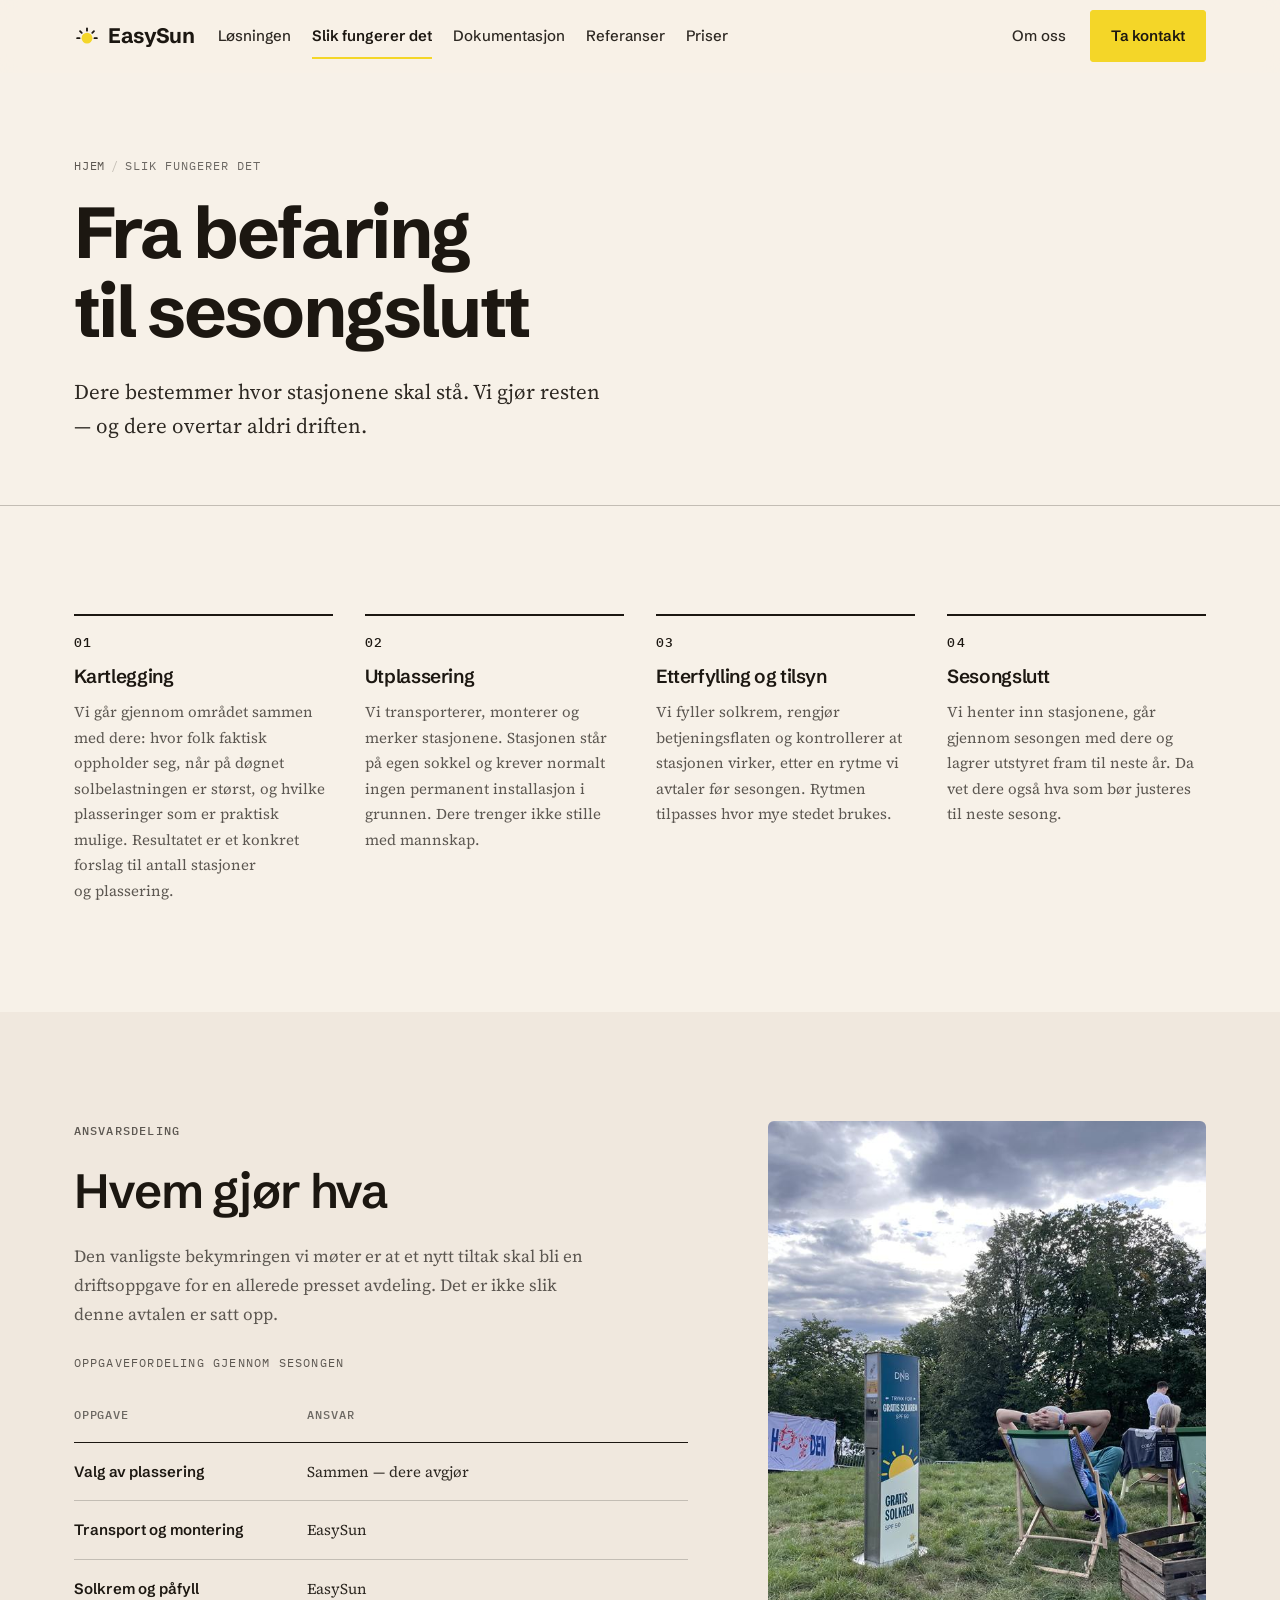
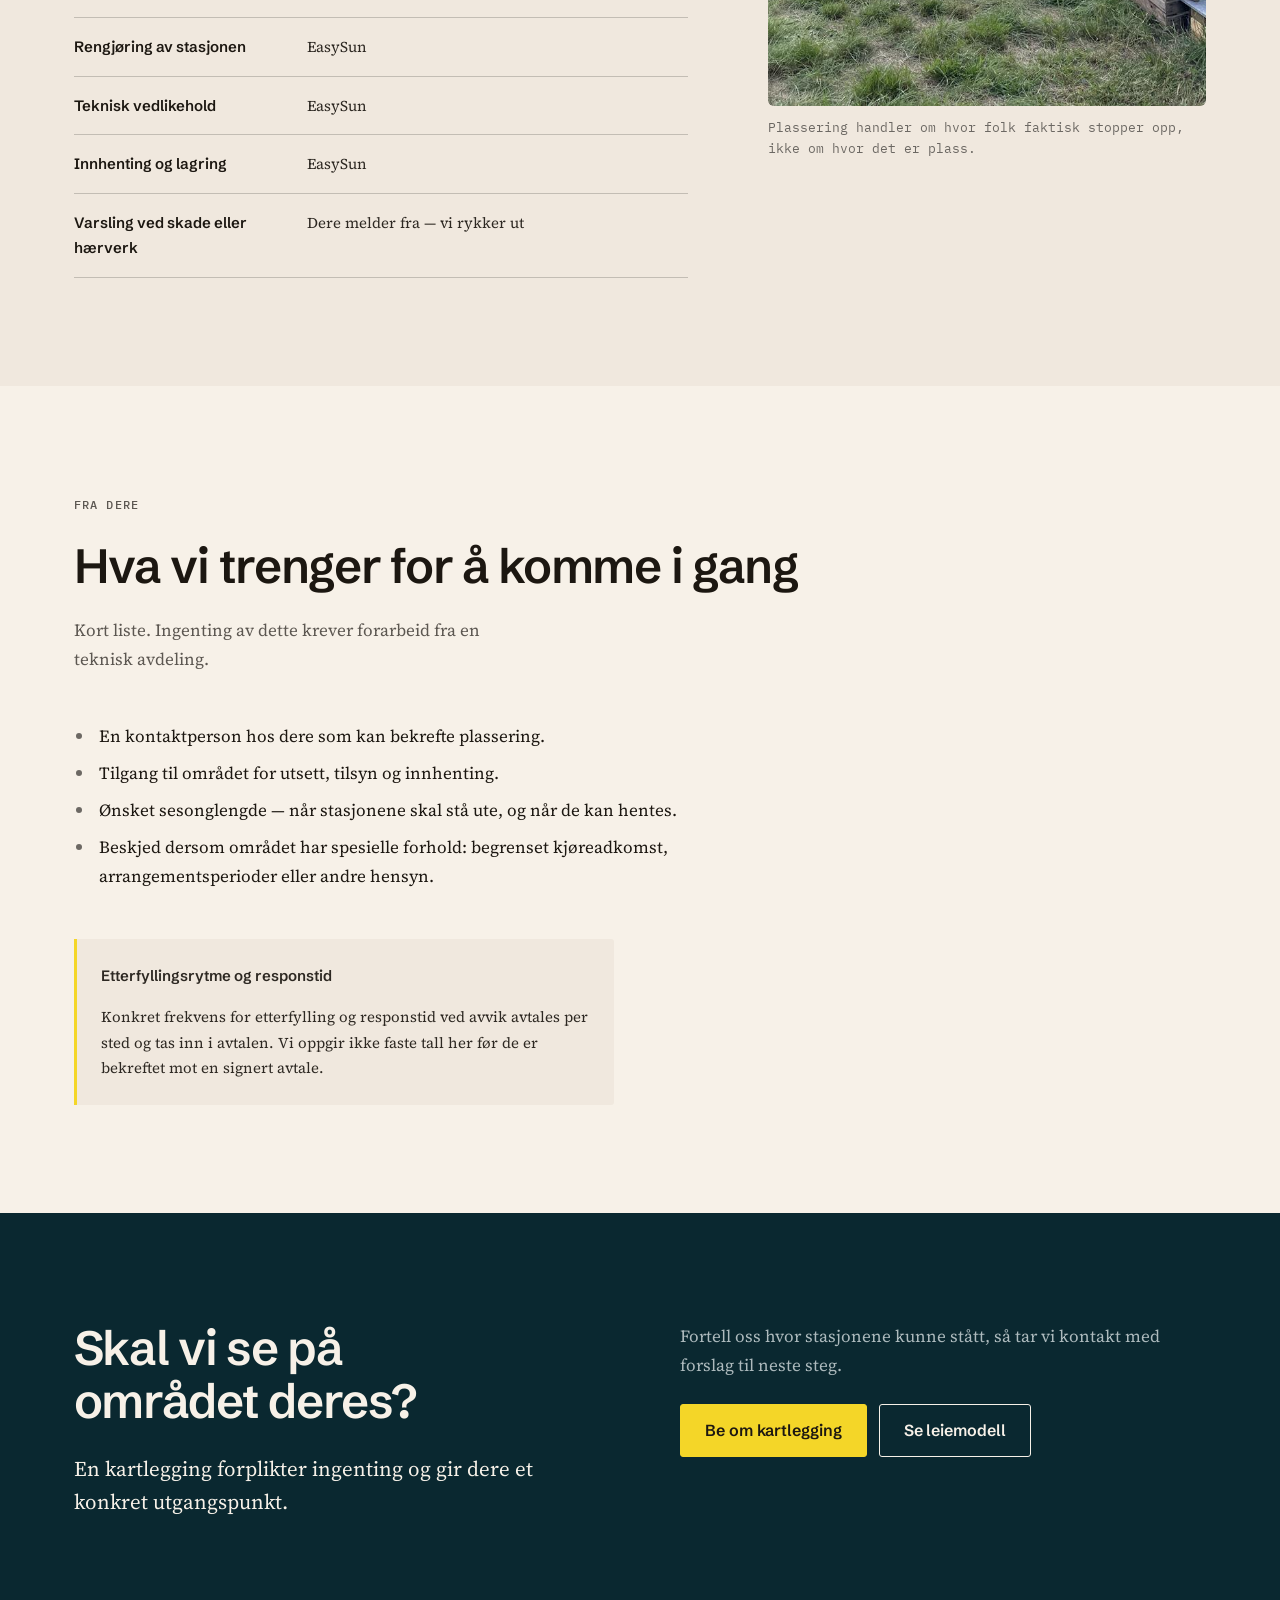
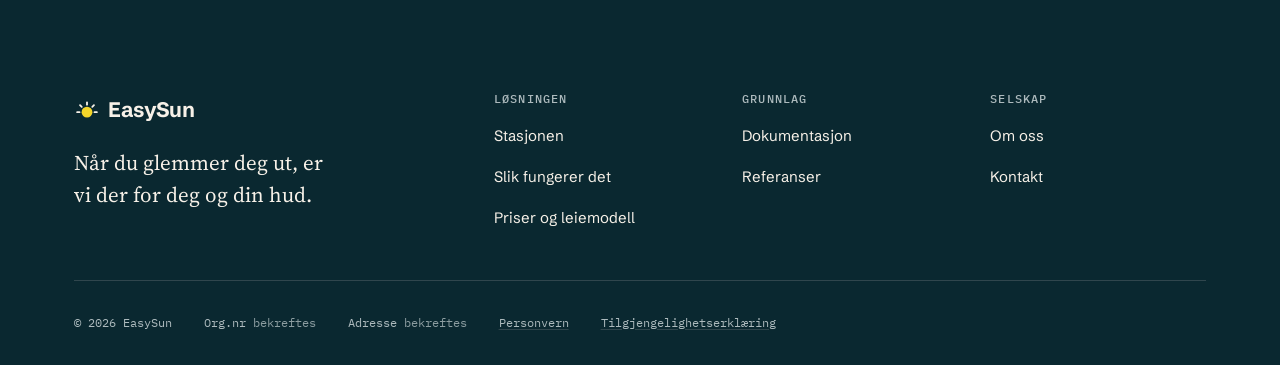
<file: slik-fungerer-det.html>
<!DOCTYPE html>
<html lang="nb">
<head>
<meta charset="utf-8">
<meta name="viewport" content="width=device-width, initial-scale=1">
<title>Slik fungerer det — fra kartlegging til sesongslutt | EasySun</title>
<meta name="description" content="Hele driftsløpet for en EasySun-stasjon: kartlegging, utplassering, etterfylling og tilsyn, og sesongslutt. Hva vi gjør, og hva vi trenger fra dere.">
<link rel="canonical" href="https://easysun.co/slik-fungerer-det.html">
<meta property="og:type" content="article">
<meta property="og:locale" content="nb_NO">
<meta property="og:site_name" content="EasySun">
<meta property="og:title" content="Slik fungerer det | EasySun">
<meta property="og:description" content="Hele driftsløpet: kartlegging, utplassering, etterfylling og tilsyn, sesongslutt.">
<meta property="og:url" content="https://easysun.co/slik-fungerer-det.html">
<meta property="og:image" content="https://easysun.co/assets/img/og-easysun.jpg">
<meta name="twitter:card" content="summary_large_image">
<meta name="theme-color" content="#f7f1e6">
<link rel="icon" href="assets/brand/favicon.svg" type="image/svg+xml">
<link rel="preload" as="font" type="font/woff2" href="assets/fonts/schibsted-grotesk-latin.woff2" crossorigin>
<link rel="preload" as="font" type="font/woff2" href="assets/fonts/source-serif-4-latin.woff2" crossorigin>
<link rel="stylesheet" href="assets/css/easysun.css">
</head>
<body>

<a class="skip-link" href="#main">Hopp til hovedinnhold</a>

<header class="site-header" data-header>
  <div class="container site-header__inner">
    <a class="wordmark" href="index.html" aria-label="EasySun — til forsiden">
      <svg class="wordmark__mark" viewBox="0 0 24 24" fill="none" aria-hidden="true" focusable="false">
        <circle cx="12" cy="14" r="5" fill="#F4D62A"></circle>
        <g stroke="currentColor" stroke-width="1.7" stroke-linecap="round">
          <path d="M12 7.1V4.9"></path><path d="M16.88 9.12l1.55-1.55"></path>
          <path d="M7.12 9.12L5.57 7.57"></path><path d="M5.1 14H2.9"></path>
          <path d="M18.9 14h2.2"></path>
        </g>
      </svg>
      EasySun
    </a>
    <nav class="nav" aria-label="Hovedmeny">
      <ul class="nav__list">
        <li><a class="nav__link" href="losningen.html">Løsningen</a></li>
        <li><a class="nav__link" href="slik-fungerer-det.html" aria-current="page">Slik fungerer det</a></li>
        <li><a class="nav__link" href="dokumentasjon.html">Dokumentasjon</a></li>
        <li><a class="nav__link" href="referanser.html">Referanser</a></li>
        <li><a class="nav__link" href="priser.html">Priser</a></li>
      </ul>
      <div class="nav__actions">
        <a class="nav__link" href="om-oss.html">Om oss</a>
        <a class="btn btn--primary" href="kontakt.html">Ta kontakt</a>
      </div>
    </nav>
    <button class="nav-toggle" type="button" data-nav-toggle aria-expanded="false" aria-controls="drawer" aria-label="Åpne meny">
      <span class="nav-toggle__bars" aria-hidden="true"></span>
    </button>
  </div>
</header>

<div class="drawer" id="drawer" data-drawer hidden>
  <div class="container">
    <ul class="drawer__list">
      <li><a class="drawer__link" href="losningen.html">Løsningen</a></li>
      <li><a class="drawer__link" href="slik-fungerer-det.html" aria-current="page">Slik fungerer det</a></li>
      <li><a class="drawer__link" href="dokumentasjon.html">Dokumentasjon</a></li>
      <li><a class="drawer__link" href="referanser.html">Referanser</a></li>
      <li><a class="drawer__link" href="priser.html">Priser</a></li>
      <li><a class="drawer__link" href="om-oss.html">Om oss</a></li>
    </ul>
    <div class="drawer__cta"><a class="btn btn--primary" href="kontakt.html">Ta kontakt</a></div>
  </div>
</div>

<main id="main">

  <section class="page-header">
    <div class="container">
      <nav class="breadcrumb" aria-label="Du er her">
        <ol>
          <li><a href="index.html">Hjem</a></li>
          <li aria-current="page">Slik fungerer det</li>
        </ol>
      </nav>
      <h1 class="page-header__title">Fra befaring til sesongslutt</h1>
      <p class="lede page-header__lede">
        Dere bestemmer hvor stasjonene skal stå. Vi gjør resten — og dere overtar aldri driften.
      </p>
    </div>
  </section>

  <section class="section">
    <div class="container">
      <ol class="steps steps--4">
        <li class="step" data-reveal>
          <span class="step__num">01</span>
          <h3 class="step__title">Kartlegging</h3>
          <p class="step__body">
            Vi går gjennom området sammen med dere: hvor folk faktisk oppholder seg, når på
            døgnet solbelastningen er størst, og hvilke plasseringer som er praktisk mulige.
            Resultatet er et konkret forslag til antall stasjoner og plassering.
          </p>
        </li>
        <li class="step" data-reveal>
          <span class="step__num">02</span>
          <h3 class="step__title">Utplassering</h3>
          <p class="step__body">
            Vi transporterer, monterer og merker stasjonene. Stasjonen står på egen sokkel og
            krever normalt ingen permanent installasjon i grunnen. Dere trenger ikke stille
            med mannskap.
          </p>
        </li>
        <li class="step" data-reveal>
          <span class="step__num">03</span>
          <h3 class="step__title">Etterfylling og tilsyn</h3>
          <p class="step__body">
            Vi fyller solkrem, rengjør betjeningsflaten og kontrollerer at stasjonen virker,
            etter en rytme vi avtaler før sesongen. Rytmen tilpasses hvor mye stedet brukes.
          </p>
        </li>
        <li class="step" data-reveal>
          <span class="step__num">04</span>
          <h3 class="step__title">Sesongslutt</h3>
          <p class="step__body">
            Vi henter inn stasjonene, går gjennom sesongen med dere og lagrer utstyret fram
            til neste år. Da vet dere også hva som bør justeres til neste sesong.
          </p>
        </li>
      </ol>
    </div>
  </section>

  <section class="section section--paper-2">
    <div class="container split split--top">
      <div class="stack">
        <p class="eyebrow">Ansvarsdeling</p>
        <h2>Hvem gjør hva</h2>
        <p class="support">
          Den vanligste bekymringen vi møter er at et nytt tiltak skal bli en driftsoppgave
          for en allerede presset avdeling. Det er ikke slik denne avtalen er satt opp.
        </p>
        <div class="table-scroll" style="margin-top: var(--space-6);">
          <table class="spec-table">
            <caption>Oppgavefordeling gjennom sesongen</caption>
            <thead>
              <tr><th scope="col">Oppgave</th><th scope="col">Ansvar</th></tr>
            </thead>
            <tbody>
              <tr><th scope="row">Valg av plassering</th><td>Sammen — dere avgjør</td></tr>
              <tr><th scope="row">Transport og montering</th><td>EasySun</td></tr>
              <tr><th scope="row">Solkrem og påfyll</th><td>EasySun</td></tr>
              <tr><th scope="row">Rengjøring av stasjonen</th><td>EasySun</td></tr>
              <tr><th scope="row">Teknisk vedlikehold</th><td>EasySun</td></tr>
              <tr><th scope="row">Innhenting og lagring</th><td>EasySun</td></tr>
              <tr><th scope="row">Varsling ved skade eller hærverk</th><td>Dere melder fra — vi rykker ut</td></tr>
            </tbody>
          </table>
        </div>
      </div>

      <div class="split__media">
        <figure class="figure">
          <div class="figure__frame">
            <img src="assets/img/operations-site-640.jpg"
                 srcset="assets/img/operations-site-480.jpg 480w,
                         assets/img/operations-site-640.jpg 640w,
                         assets/img/operations-site-900.jpg 900w,
                         assets/img/operations-site-1200.jpg 1200w"
                 sizes="(min-width: 62rem) 500px, 100vw"
                 width="1200" height="1600" loading="lazy" decoding="async"
                 alt="EasySun-stasjon står i et publikumsområde ved siden av solstoler der folk sitter og hviler.">
          </div>
          <figcaption>Plassering handler om hvor folk faktisk stopper opp, ikke om hvor det er plass.</figcaption>
        </figure>
      </div>
    </div>
  </section>

  <section class="section">
    <div class="container">
      <div class="stack" style="margin-bottom: var(--space-12);">
        <p class="eyebrow">Fra dere</p>
        <h2>Hva vi trenger for å komme i gang</h2>
        <p class="support">Kort liste. Ingenting av dette krever forarbeid fra en teknisk avdeling.</p>
      </div>
      <div class="rich">
        <ul>
          <li>En kontaktperson hos dere som kan bekrefte plassering.</li>
          <li>Tilgang til området for utsett, tilsyn og innhenting.</li>
          <li>Ønsket sesonglengde — når stasjonene skal stå ute, og når de kan hentes.</li>
          <li>Beskjed dersom området har spesielle forhold: begrenset kjøreadkomst, arrangementsperioder eller andre hensyn.</li>
        </ul>
      </div>

      <div class="callout" style="margin-top: var(--space-12); max-width: 60ch;">
        <p class="callout__title">Etterfyllingsrytme og responstid</p>
        <p>
          Konkret frekvens for etterfylling og responstid ved avvik avtales per sted og
          tas inn i avtalen. Vi oppgir ikke faste tall her før de er bekreftet mot
          en signert avtale.
        </p>
      </div>
    </div>
  </section>

  <section class="section section--deep">
    <div class="container split split--balanced split--top">
      <div class="stack">
        <h2>Skal vi se på området deres?</h2>
        <p class="lede">En kartlegging forplikter ingenting og gir dere et konkret utgangspunkt.</p>
      </div>
      <div class="stack">
        <p class="support">Fortell oss hvor stasjonene kunne stått, så tar vi kontakt med forslag til neste steg.</p>
        <div class="btn-row">
          <a class="btn btn--primary" href="kontakt.html">Be om kartlegging</a>
          <a class="btn btn--secondary" href="priser.html">Se leiemodell</a>
        </div>
      </div>
    </div>
  </section>

</main>

<footer class="site-footer">
  <div class="container">
    <div class="site-footer__top">
      <div>
        <a class="wordmark" href="index.html">
          <svg class="wordmark__mark" viewBox="0 0 24 24" fill="none" aria-hidden="true" focusable="false">
            <circle cx="12" cy="14" r="5" fill="#F4D62A"></circle>
            <g stroke="currentColor" stroke-width="1.7" stroke-linecap="round">
              <path d="M12 7.1V4.9"></path><path d="M16.88 9.12l1.55-1.55"></path>
              <path d="M7.12 9.12L5.57 7.57"></path><path d="M5.1 14H2.9"></path>
              <path d="M18.9 14h2.2"></path>
            </g>
          </svg>
          EasySun
        </a>
        <p class="site-footer__tagline">Når du glemmer deg ut, er vi der for deg og din hud.</p>
      </div>
      <div class="footer-nav">
        <div>
          <h2>Løsningen</h2>
          <ul>
            <li><a href="losningen.html">Stasjonen</a></li>
            <li><a href="slik-fungerer-det.html">Slik fungerer det</a></li>
            <li><a href="priser.html">Priser og leiemodell</a></li>
          </ul>
        </div>
        <div>
          <h2>Grunnlag</h2>
          <ul>
            <li><a href="dokumentasjon.html">Dokumentasjon</a></li>
            <li><a href="referanser.html">Referanser</a></li>
          </ul>
        </div>
        <div>
          <h2>Selskap</h2>
          <ul>
            <li><a href="om-oss.html">Om oss</a></li>
            <li><a href="kontakt.html">Kontakt</a></li>
          </ul>
        </div>
      </div>
    </div>
    <div class="site-footer__bottom">
      <span>&copy; 2026 EasySun</span>
      <span>Org.nr <span class="is-pending-value">bekreftes</span></span>
      <span>Adresse <span class="is-pending-value">bekreftes</span></span>
      <a href="personvern.html">Personvern</a>
      <a href="tilgjengelighet.html">Tilgjengelighetserklæring</a>
    </div>
  </div>
</footer>

<script src="assets/js/easysun.js" defer></script>
</body>
</html>
</file>
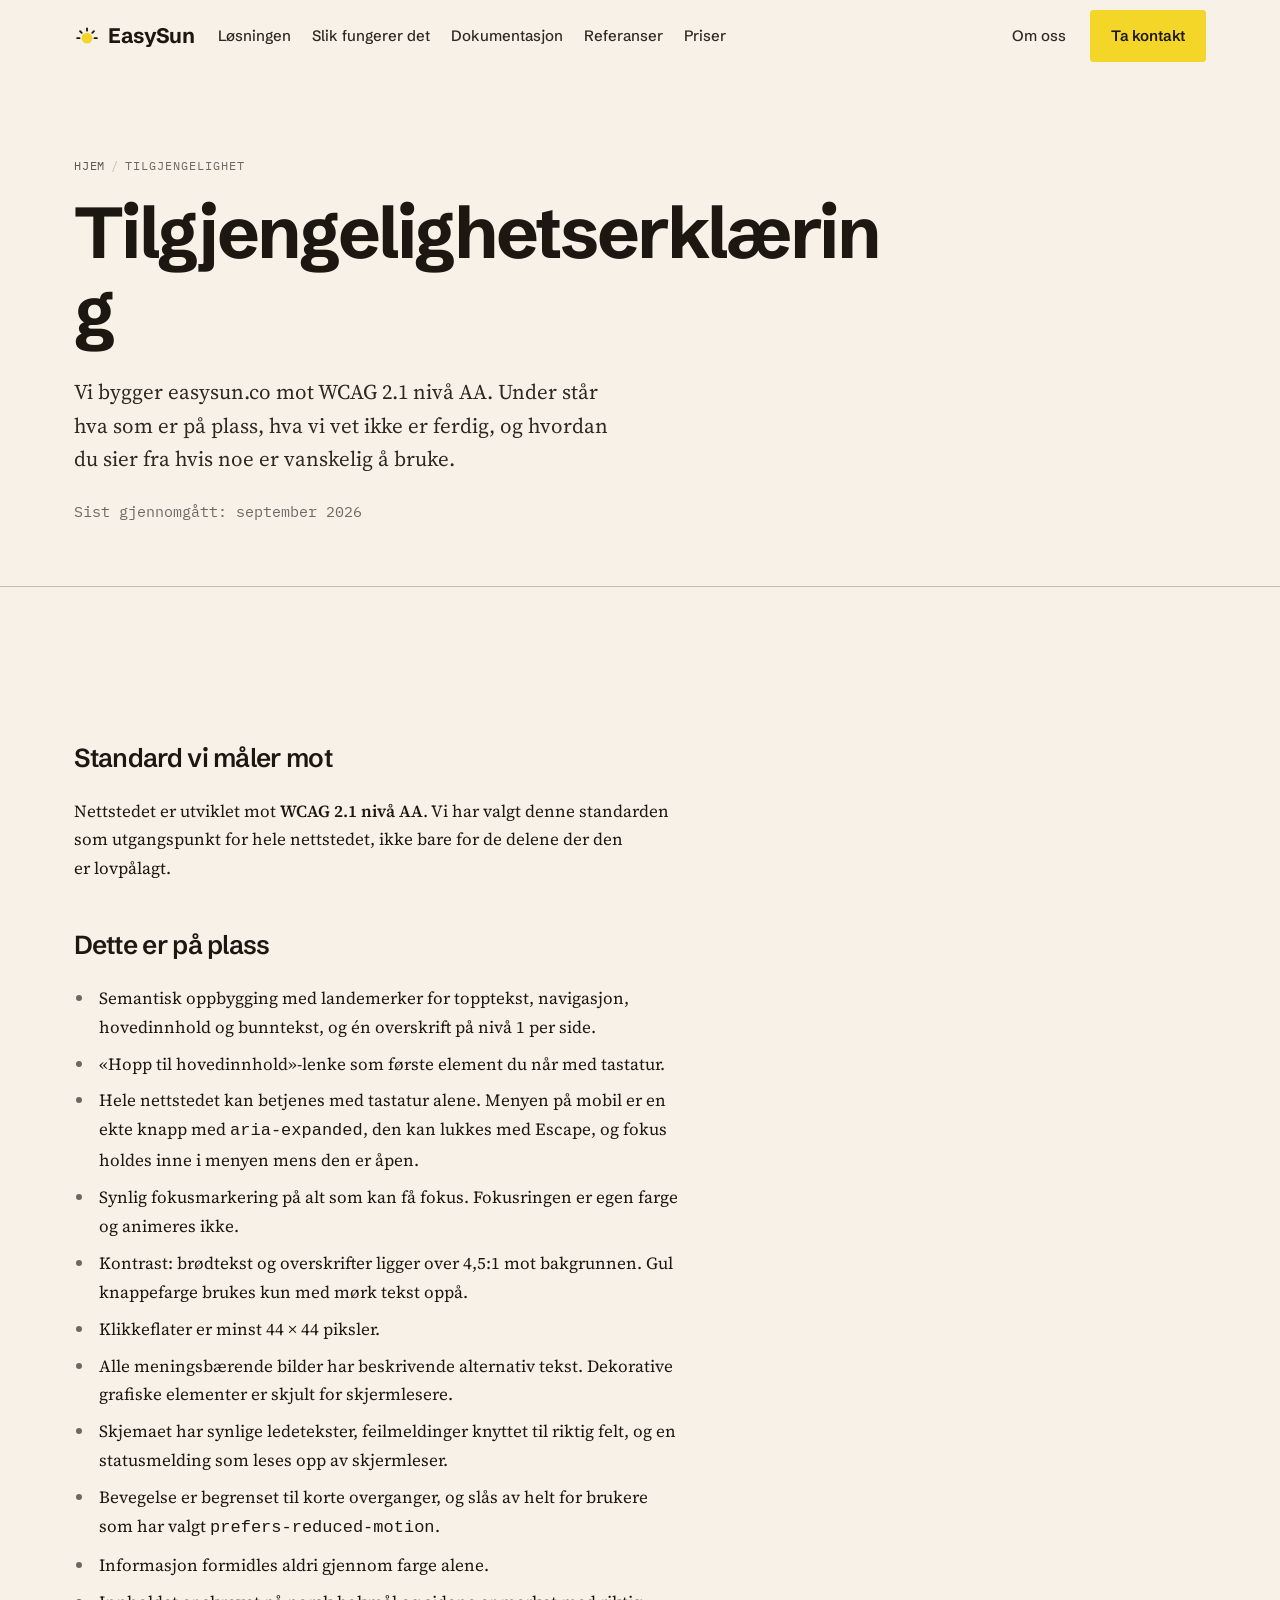
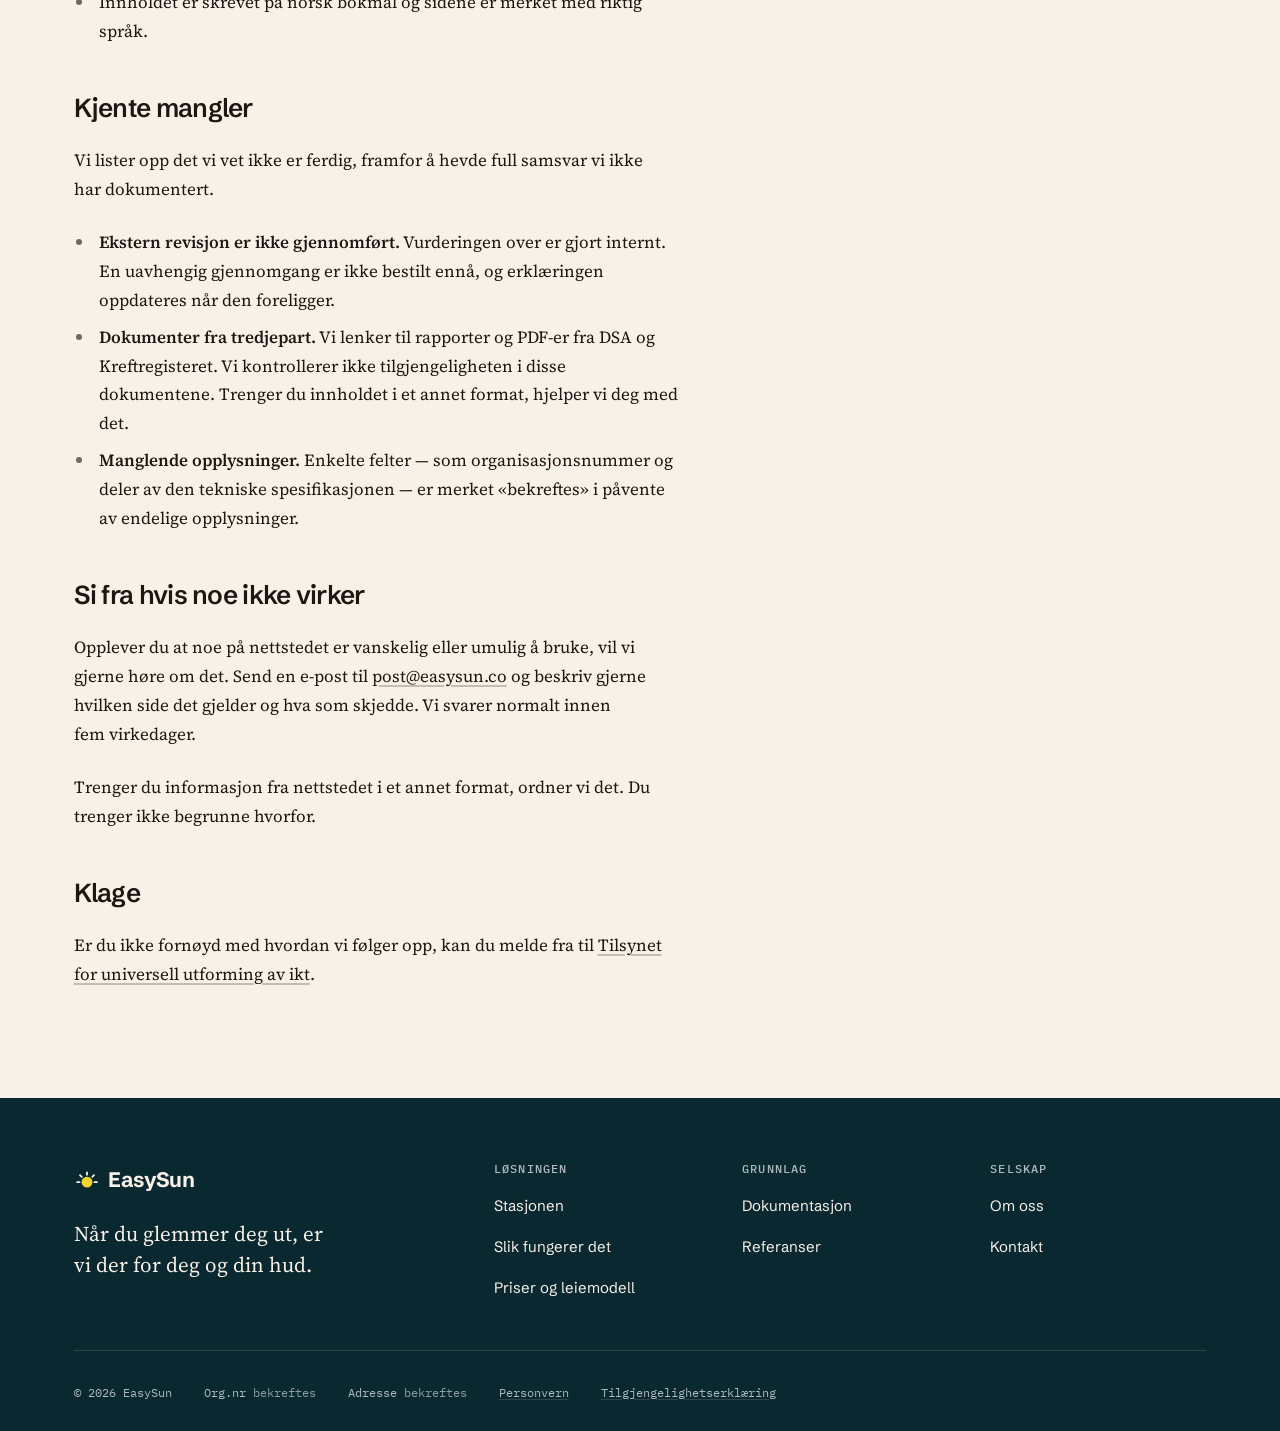
<file: tilgjengelighet.html>
<!DOCTYPE html>
<html lang="nb">
<head>
<meta charset="utf-8">
<meta name="viewport" content="width=device-width, initial-scale=1">
<title>Tilgjengelighetserklæring | EasySun</title>
<meta name="description" content="Status for universell utforming på easysun.co, målt mot WCAG 2.1 nivå AA, med kjente mangler og hvordan du melder fra.">
<link rel="canonical" href="https://easysun.co/tilgjengelighet.html">
<meta property="og:type" content="article">
<meta property="og:locale" content="nb_NO">
<meta property="og:site_name" content="EasySun">
<meta property="og:title" content="Tilgjengelighetserklæring | EasySun">
<meta property="og:url" content="https://easysun.co/tilgjengelighet.html">
<meta name="theme-color" content="#f7f1e6">
<link rel="icon" href="assets/brand/favicon.svg" type="image/svg+xml">
<link rel="preload" as="font" type="font/woff2" href="assets/fonts/schibsted-grotesk-latin.woff2" crossorigin>
<link rel="preload" as="font" type="font/woff2" href="assets/fonts/source-serif-4-latin.woff2" crossorigin>
<link rel="stylesheet" href="assets/css/easysun.css">
</head>
<body>

<a class="skip-link" href="#main">Hopp til hovedinnhold</a>

<header class="site-header" data-header>
  <div class="container site-header__inner">
    <a class="wordmark" href="index.html" aria-label="EasySun — til forsiden">
      <svg class="wordmark__mark" viewBox="0 0 24 24" fill="none" aria-hidden="true" focusable="false">
        <circle cx="12" cy="14" r="5" fill="#F4D62A"></circle>
        <g stroke="currentColor" stroke-width="1.7" stroke-linecap="round">
          <path d="M12 7.1V4.9"></path><path d="M16.88 9.12l1.55-1.55"></path>
          <path d="M7.12 9.12L5.57 7.57"></path><path d="M5.1 14H2.9"></path>
          <path d="M18.9 14h2.2"></path>
        </g>
      </svg>
      EasySun
    </a>
    <nav class="nav" aria-label="Hovedmeny">
      <ul class="nav__list">
        <li><a class="nav__link" href="losningen.html">Løsningen</a></li>
        <li><a class="nav__link" href="slik-fungerer-det.html">Slik fungerer det</a></li>
        <li><a class="nav__link" href="dokumentasjon.html">Dokumentasjon</a></li>
        <li><a class="nav__link" href="referanser.html">Referanser</a></li>
        <li><a class="nav__link" href="priser.html">Priser</a></li>
      </ul>
      <div class="nav__actions">
        <a class="nav__link" href="om-oss.html">Om oss</a>
        <a class="btn btn--primary" href="kontakt.html">Ta kontakt</a>
      </div>
    </nav>
    <button class="nav-toggle" type="button" data-nav-toggle aria-expanded="false" aria-controls="drawer" aria-label="Åpne meny">
      <span class="nav-toggle__bars" aria-hidden="true"></span>
    </button>
  </div>
</header>

<div class="drawer" id="drawer" data-drawer hidden>
  <div class="container">
    <ul class="drawer__list">
      <li><a class="drawer__link" href="losningen.html">Løsningen</a></li>
      <li><a class="drawer__link" href="slik-fungerer-det.html">Slik fungerer det</a></li>
      <li><a class="drawer__link" href="dokumentasjon.html">Dokumentasjon</a></li>
      <li><a class="drawer__link" href="referanser.html">Referanser</a></li>
      <li><a class="drawer__link" href="priser.html">Priser</a></li>
      <li><a class="drawer__link" href="om-oss.html">Om oss</a></li>
    </ul>
    <div class="drawer__cta"><a class="btn btn--primary" href="kontakt.html">Ta kontakt</a></div>
  </div>
</div>

<main id="main">

  <section class="page-header">
    <div class="container">
      <nav class="breadcrumb" aria-label="Du er her">
        <ol>
          <li><a href="index.html">Hjem</a></li>
          <li aria-current="page">Tilgjengelighet</li>
        </ol>
      </nav>
      <h1 class="page-header__title">Tilgjengelighetserklæring</h1>
      <p class="lede page-header__lede">
        Vi bygger easysun.co mot WCAG 2.1 nivå AA. Under står hva som er på plass, hva vi
        vet ikke er ferdig, og hvordan du sier fra hvis noe er vanskelig å bruke.
      </p>
      <p class="meta" style="margin-top: var(--space-6);">Sist gjennomgått: september 2026</p>
    </div>
  </section>

  <section class="section">
    <div class="container">
      <div class="rich">

        <h2>Standard vi måler mot</h2>
        <p>
          Nettstedet er utviklet mot <strong>WCAG 2.1 nivå AA</strong>. Vi har valgt denne
          standarden som utgangspunkt for hele nettstedet, ikke bare for de delene der den
          er lovpålagt.
        </p>

        <h2>Dette er på plass</h2>
        <ul>
          <li>Semantisk oppbygging med landemerker for topptekst, navigasjon, hovedinnhold og bunntekst, og én overskrift på nivå 1 per side.</li>
          <li>«Hopp til hovedinnhold»-lenke som første element du når med tastatur.</li>
          <li>Hele nettstedet kan betjenes med tastatur alene. Menyen på mobil er en ekte knapp med <code>aria-expanded</code>, den kan lukkes med Escape, og fokus holdes inne i menyen mens den er åpen.</li>
          <li>Synlig fokusmarkering på alt som kan få fokus. Fokusringen er egen farge og animeres ikke.</li>
          <li>Kontrast: brødtekst og overskrifter ligger over 4,5:1 mot bakgrunnen. Gul knappefarge brukes kun med mørk tekst oppå.</li>
          <li>Klikkeflater er minst 44 × 44 piksler.</li>
          <li>Alle meningsbærende bilder har beskrivende alternativ tekst. Dekorative grafiske elementer er skjult for skjermlesere.</li>
          <li>Skjemaet har synlige ledetekster, feilmeldinger knyttet til riktig felt, og en statusmelding som leses opp av skjermleser.</li>
          <li>Bevegelse er begrenset til korte overganger, og slås av helt for brukere som har valgt <code>prefers-reduced-motion</code>.</li>
          <li>Informasjon formidles aldri gjennom farge alene.</li>
          <li>Innholdet er skrevet på norsk bokmål og sidene er merket med riktig språk.</li>
        </ul>

        <h2>Kjente mangler</h2>
        <p>
          Vi lister opp det vi vet ikke er ferdig, framfor å hevde full samsvar vi ikke har
          dokumentert.
        </p>
        <ul>
          <li>
            <strong>Ekstern revisjon er ikke gjennomført.</strong> Vurderingen over er gjort
            internt. En uavhengig gjennomgang er ikke bestilt ennå, og erklæringen oppdateres
            når den foreligger.
          </li>
          <li>
            <strong>Dokumenter fra tredjepart.</strong> Vi lenker til rapporter og PDF-er fra
            DSA og Kreftregisteret. Vi kontrollerer ikke tilgjengeligheten i disse
            dokumentene. Trenger du innholdet i et annet format, hjelper vi deg med det.
          </li>
          <li>
            <strong>Manglende opplysninger.</strong> Enkelte felter — som organisasjonsnummer
            og deler av den tekniske spesifikasjonen — er merket «bekreftes» i påvente av
            endelige opplysninger.
          </li>
        </ul>

        <h2>Si fra hvis noe ikke virker</h2>
        <p>
          Opplever du at noe på nettstedet er vanskelig eller umulig å bruke, vil vi gjerne
          høre om det. Send en e-post til
          <a href="mailto:post@easysun.co">post@easysun.co</a> og beskriv gjerne hvilken side
          det gjelder og hva som skjedde. Vi svarer normalt innen fem virkedager.
        </p>
        <p>
          Trenger du informasjon fra nettstedet i et annet format, ordner vi det. Du trenger
          ikke begrunne hvorfor.
        </p>

        <h2>Klage</h2>
        <p>
          Er du ikke fornøyd med hvordan vi følger opp, kan du melde fra til
          <a href="https://www.uutilsynet.no/" rel="noopener">Tilsynet for universell utforming av ikt</a>.
        </p>

      </div>
    </div>
  </section>

</main>

<footer class="site-footer">
  <div class="container">
    <div class="site-footer__top">
      <div>
        <a class="wordmark" href="index.html">
          <svg class="wordmark__mark" viewBox="0 0 24 24" fill="none" aria-hidden="true" focusable="false">
            <circle cx="12" cy="14" r="5" fill="#F4D62A"></circle>
            <g stroke="currentColor" stroke-width="1.7" stroke-linecap="round">
              <path d="M12 7.1V4.9"></path><path d="M16.88 9.12l1.55-1.55"></path>
              <path d="M7.12 9.12L5.57 7.57"></path><path d="M5.1 14H2.9"></path>
              <path d="M18.9 14h2.2"></path>
            </g>
          </svg>
          EasySun
        </a>
        <p class="site-footer__tagline">Når du glemmer deg ut, er vi der for deg og din hud.</p>
      </div>
      <div class="footer-nav">
        <div>
          <h2>Løsningen</h2>
          <ul>
            <li><a href="losningen.html">Stasjonen</a></li>
            <li><a href="slik-fungerer-det.html">Slik fungerer det</a></li>
            <li><a href="priser.html">Priser og leiemodell</a></li>
          </ul>
        </div>
        <div>
          <h2>Grunnlag</h2>
          <ul>
            <li><a href="dokumentasjon.html">Dokumentasjon</a></li>
            <li><a href="referanser.html">Referanser</a></li>
          </ul>
        </div>
        <div>
          <h2>Selskap</h2>
          <ul>
            <li><a href="om-oss.html">Om oss</a></li>
            <li><a href="kontakt.html">Kontakt</a></li>
          </ul>
        </div>
      </div>
    </div>
    <div class="site-footer__bottom">
      <span>&copy; 2026 EasySun</span>
      <span>Org.nr <span class="is-pending-value">bekreftes</span></span>
      <span>Adresse <span class="is-pending-value">bekreftes</span></span>
      <a href="personvern.html">Personvern</a>
      <a href="tilgjengelighet.html">Tilgjengelighetserklæring</a>
    </div>
  </div>
</footer>

<script src="assets/js/easysun.js" defer></script>
</body>
</html>
</file>
<file: assets/css/easysun.css>
/* ==========================================================================
   EasySun — design system
   Macrostructure: Split Studio · Palette: warm coastal + deep sea-ink
   Type: Schibsted Grotesk (display) · Source Serif 4 (body) · IBM Plex Mono (data)
   ========================================================================== */

/* 1. Fonts — self-hosted, no third-party requests at runtime
   ========================================================================== */

@font-face {
  font-family: 'Schibsted Grotesk';
  font-style: normal;
  font-weight: 400 900;
  font-display: swap;
  src: url('../fonts/schibsted-grotesk-latin.woff2') format('woff2');
  unicode-range: U+0000-00FF, U+0131, U+0152-0153, U+02BB-02BC, U+02C6, U+02DA,
    U+02DC, U+0304, U+0308, U+0329, U+2000-206F, U+20AC, U+2122, U+2191, U+2193,
    U+2212, U+2215, U+FEFF, U+FFFD;
}
@font-face {
  font-family: 'Schibsted Grotesk';
  font-style: normal;
  font-weight: 400 900;
  font-display: swap;
  src: url('../fonts/schibsted-grotesk-latin-ext.woff2') format('woff2');
  unicode-range: U+0100-02BA, U+02BD-02C5, U+02C7-02CC, U+02CE-02D7, U+02DD-02FF,
    U+0304, U+0308, U+0329, U+1D00-1DBF, U+1E00-1E9F, U+1EF2-1EFF, U+2020,
    U+20A0-20AB, U+20AD-20C0, U+2113, U+2C60-2C7F, U+A720-A7FF;
}
@font-face {
  font-family: 'Source Serif 4';
  font-style: normal;
  font-weight: 400 700;
  font-display: swap;
  src: url('../fonts/source-serif-4-latin.woff2') format('woff2');
  unicode-range: U+0000-00FF, U+0131, U+0152-0153, U+02BB-02BC, U+02C6, U+02DA,
    U+02DC, U+0304, U+0308, U+0329, U+2000-206F, U+20AC, U+2122, U+2191, U+2193,
    U+2212, U+2215, U+FEFF, U+FFFD;
}
@font-face {
  font-family: 'Source Serif 4';
  font-style: normal;
  font-weight: 400 700;
  font-display: swap;
  src: url('../fonts/source-serif-4-latin-ext.woff2') format('woff2');
  unicode-range: U+0100-02BA, U+02BD-02C5, U+02C7-02CC, U+02CE-02D7, U+02DD-02FF,
    U+0304, U+0308, U+0329, U+1D00-1DBF, U+1E00-1E9F, U+1EF2-1EFF, U+2020,
    U+20A0-20AB, U+20AD-20C0, U+2113, U+2C60-2C7F, U+A720-A7FF;
}
@font-face {
  font-family: 'IBM Plex Mono';
  font-style: normal;
  font-weight: 400;
  font-display: swap;
  src: url('../fonts/ibm-plex-mono-400-latin.woff2') format('woff2');
  unicode-range: U+0000-00FF, U+0131, U+0152-0153, U+02BB-02BC, U+02C6, U+02DA,
    U+02DC, U+0304, U+0308, U+0329, U+2000-206F, U+20AC, U+2122, U+2191, U+2193,
    U+2212, U+2215, U+FEFF, U+FFFD;
}
@font-face {
  font-family: 'IBM Plex Mono';
  font-style: normal;
  font-weight: 500;
  font-display: swap;
  src: url('../fonts/ibm-plex-mono-500-latin.woff2') format('woff2');
  unicode-range: U+0000-00FF, U+0131, U+0152-0153, U+02BB-02BC, U+02C6, U+02DA,
    U+02DC, U+0304, U+0308, U+0329, U+2000-206F, U+20AC, U+2122, U+2191, U+2193,
    U+2212, U+2215, U+FEFF, U+FFFD;
}

/* 2. Tokens
   ========================================================================== */

:root {
  /* Colour — warm coastal, anchored on the brand yellow #F4D62A */
  --color-paper: oklch(96% 0.014 76);
  --color-paper-2: oklch(93.5% 0.016 76);
  --color-paper-3: oklch(90% 0.018 76);
  --color-ink: oklch(21% 0.014 72);
  --color-ink-2: oklch(28% 0.013 72);
  --color-neutral: oklch(46% 0.012 74);
  /* 4.91:1 on paper and 4.55:1 on paper-2 — metadata is small text and still
     has to clear AA, so this sits darker than a typical muted grey. */
  --color-muted: oklch(52% 0.01 74);
  --color-rule: oklch(80% 0.014 76);
  --color-rule-2: oklch(86% 0.012 76);
  --color-surface-deep: oklch(26% 0.038 218);
  --color-surface-deep-2: oklch(31% 0.036 218);
  --color-surface-deep-ink: oklch(96% 0.014 76);
  --color-surface-deep-neutral: oklch(78% 0.015 210);
  --color-surface-deep-rule: oklch(38% 0.03 218);
  /* Form control boundaries are UI components under WCAG 1.4.11 and need 3:1,
     which the decorative divider colour above does not reach. */
  --color-field-border: oklch(60% 0.03 218);
  --color-accent: oklch(87.5% 0.173 98);
  --color-accent-ink: oklch(21% 0.014 72);
  --color-accent-hover: oklch(83% 0.168 98);
  --color-focus: oklch(55% 0.15 98);
  --color-error: oklch(48% 0.16 27);
  --color-error-bg: oklch(94% 0.03 27);
  --color-success: oklch(45% 0.11 155);

  /* Type */
  --font-display: 'Schibsted Grotesk', system-ui, -apple-system, 'Segoe UI', sans-serif;
  --font-body: 'Source Serif 4', Georgia, 'Times New Roman', serif;
  --font-mono: 'IBM Plex Mono', ui-monospace, 'Cascadia Mono', Consolas, monospace;

  /* Floor is set so the longest Norwegian compound in a headline still fits
     a 320 px viewport without overflowing. */
  --step-display: clamp(2.375rem, 1.45rem + 4.2vw, 4.5rem);
  --step-h2: clamp(2rem, 1.4rem + 2.2vw, 3rem);
  --step-h3: clamp(1.375rem, 1.22rem + 0.55vw, 1.625rem);
  --step-h4: clamp(1.0625rem, 1rem + 0.25vw, 1.1875rem);
  --step-lede: clamp(1.125rem, 1.04rem + 0.36vw, 1.3125rem);
  --step-body: 1.0625rem;
  --step-small: 0.9375rem;
  --step-label: 0.75rem;

  /* Spacing — 4pt scale */
  --space-1: 0.25rem;
  --space-2: 0.5rem;
  --space-3: 0.75rem;
  --space-4: 1rem;
  --space-5: 1.25rem;
  --space-6: 1.5rem;
  --space-8: 2rem;
  --space-12: 3rem;
  --space-16: 4rem;
  --space-24: 6rem;
  --space-32: 8rem;

  /* Layout */
  --page-max: 1200px;
  --prose-max: 68ch;
  --gutter: clamp(1rem, 0.5rem + 2vw, 3rem);
  --section-pad: clamp(3.5rem, 2rem + 6vw, 8rem);
  --radius: 3px;
  --radius-lg: 6px;

  /* Motion */
  --ease: cubic-bezier(0.22, 0.61, 0.36, 1);
  --dur: 240ms;
}

/* 3. Reset and base
   ========================================================================== */

*,
*::before,
*::after {
  box-sizing: border-box;
}

html {
  -webkit-text-size-adjust: 100%;
  scroll-behavior: smooth;
  scroll-padding-top: 6rem;
}

body {
  margin: 0;
  background: var(--color-paper);
  color: var(--color-ink);
  font-family: var(--font-body);
  font-size: var(--step-body);
  line-height: 1.7;
  font-synthesis-weight: none;
  -webkit-font-smoothing: antialiased;
  text-rendering: optimizeLegibility;
}

h1,
h2,
h3,
h4,
h5,
h6 {
  font-family: var(--font-display);
  font-style: normal;
  font-weight: 600;
  line-height: 1.1;
  letter-spacing: -0.02em;
  text-wrap: balance;
  overflow-wrap: break-word;
  margin: 0;
  color: var(--color-ink);
}

h1 {
  font-size: var(--step-display);
  font-weight: 700;
  letter-spacing: -0.033em;
}
h2 {
  font-size: var(--step-h2);
  letter-spacing: -0.027em;
}
h3 {
  font-size: var(--step-h3);
}
h4 {
  font-size: var(--step-h4);
  letter-spacing: -0.01em;
}

p {
  margin: 0;
  text-wrap: pretty;
}

p + p {
  margin-top: var(--space-4);
}

ul,
ol {
  margin: 0;
  padding: 0;
}

img,
picture,
svg {
  display: block;
  max-width: 100%;
}

img {
  height: auto;
}

a {
  color: inherit;
}

strong {
  font-weight: 600;
}

abbr[title] {
  text-decoration: underline dotted;
  text-underline-offset: 0.2em;
  cursor: help;
}

::selection {
  background: var(--color-accent);
  color: var(--color-accent-ink);
}

:focus-visible {
  outline: 3px solid var(--color-focus);
  outline-offset: 2px;
  border-radius: 1px;
}

.deep :focus-visible {
  outline-color: var(--color-accent);
}

/* 4. Layout primitives
   ========================================================================== */

.container {
  width: 100%;
  max-width: var(--page-max);
  margin-inline: auto;
  padding-inline: var(--gutter);
}

.container--narrow {
  max-width: 860px;
}

.section {
  padding-block: var(--section-pad);
}

.section--tight {
  padding-block: clamp(2.5rem, 1.5rem + 4vw, 5rem);
}

.section--paper-2 {
  background: var(--color-paper-2);
}

.section--deep {
  background: var(--color-surface-deep);
  color: var(--color-surface-deep-ink);
}

.section--deep h1,
.section--deep h2,
.section--deep h3,
.section--deep h4 {
  color: var(--color-surface-deep-ink);
}

.hairline {
  border: 0;
  border-top: 1px solid var(--color-rule);
  margin: 0;
}

/* Split Studio diptych. Direction alternates between major blocks. */
.split {
  display: grid;
  gap: clamp(2rem, 1rem + 4vw, 4.5rem);
  align-items: center;
}

@media (min-width: 62rem) {
  .split {
    grid-template-columns: 7fr 5fr;
    gap: clamp(3rem, 1rem + 5vw, 6rem);
  }
  .split--5-7 {
    grid-template-columns: 5fr 7fr;
  }
  .split--balanced {
    grid-template-columns: 1fr 1fr;
  }
  .split--top {
    align-items: start;
  }
}

/* Mobile order: media leads, text follows. */
.split__media {
  order: -1;
}

@media (min-width: 62rem) {
  .split__media {
    order: 0;
  }
}

.stack > * + * {
  margin-top: var(--space-6);
}

.stack--tight > * + * {
  margin-top: var(--space-4);
}

.stack--loose > * + * {
  margin-top: var(--space-8);
}

.prose {
  max-width: var(--prose-max);
}

/* 5. Typographic utilities
   ========================================================================== */

.eyebrow {
  font-family: var(--font-mono);
  font-size: var(--step-label);
  font-weight: 500;
  letter-spacing: 0.1em;
  text-transform: uppercase;
  color: var(--color-neutral);
  margin: 0;
}

.section--deep .eyebrow {
  color: var(--color-surface-deep-neutral);
}

.lede {
  font-size: var(--step-lede);
  line-height: 1.6;
  color: var(--color-ink-2);
}

.section--deep .lede {
  color: var(--color-surface-deep-ink);
}

.support {
  color: var(--color-neutral);
  max-width: 58ch;
}

.section--deep .support {
  color: var(--color-surface-deep-neutral);
}

.meta {
  font-family: var(--font-mono);
  font-size: var(--step-small);
  color: var(--color-muted);
  line-height: 1.6;
}

.source-line {
  font-family: var(--font-mono);
  font-size: 0.8125rem;
  line-height: 1.65;
  color: var(--color-muted);
  max-width: 60ch;
}

.source-line a {
  color: var(--color-neutral);
}

/* 6. Buttons and links
   ========================================================================== */

.btn {
  display: inline-flex;
  align-items: center;
  justify-content: center;
  gap: var(--space-2);
  min-height: 48px;
  padding: var(--space-3) var(--space-6);
  font-family: var(--font-display);
  font-size: 1rem;
  font-weight: 600;
  letter-spacing: -0.005em;
  text-decoration: none;
  border: 1.5px solid transparent;
  border-radius: var(--radius);
  cursor: pointer;
  transition: background-color var(--dur) var(--ease), border-color var(--dur) var(--ease),
    color var(--dur) var(--ease);
}

.btn--primary {
  background: var(--color-accent);
  border-color: var(--color-accent);
  color: var(--color-accent-ink);
}

.btn--primary:hover {
  background: var(--color-accent-hover);
  border-color: var(--color-accent-hover);
}

.btn--secondary {
  background: transparent;
  border-color: var(--color-ink);
  color: var(--color-ink);
}

.btn--secondary:hover {
  background: var(--color-ink);
  color: var(--color-paper);
}

.section--deep .btn--secondary {
  border-color: var(--color-surface-deep-ink);
  color: var(--color-surface-deep-ink);
}

.section--deep .btn--secondary:hover {
  background: var(--color-surface-deep-ink);
  color: var(--color-surface-deep);
}

.btn[disabled],
.btn[aria-disabled='true'] {
  opacity: 0.55;
  cursor: not-allowed;
}

.btn-row {
  display: flex;
  flex-wrap: wrap;
  gap: var(--space-3);
}

@media (max-width: 30rem) {
  .btn-row .btn {
    width: 100%;
  }
}

/* Text link with a travelling arrow */
.link {
  display: inline-flex;
  align-items: center;
  gap: 0.45em;
  font-family: var(--font-display);
  font-size: 1rem;
  font-weight: 600;
  color: var(--color-ink);
  text-decoration: none;
  border-bottom: 1.5px solid var(--color-rule);
  padding-bottom: 2px;
  transition: border-color var(--dur) var(--ease), color var(--dur) var(--ease);
}

.link:hover {
  border-bottom-color: var(--color-ink);
}

.link::after {
  content: '→';
  font-family: var(--font-body);
  transition: transform var(--dur) var(--ease);
}

.link:hover::after {
  transform: translateX(3px);
}

.section--deep .link {
  color: var(--color-surface-deep-ink);
  border-bottom-color: var(--color-surface-deep-rule);
}

.section--deep .link:hover {
  border-bottom-color: var(--color-surface-deep-ink);
}

/* Inline links inside running prose */
.prose a:not(.link):not(.btn),
.rich a:not(.link):not(.btn) {
  color: var(--color-ink);
  text-decoration: underline;
  text-decoration-color: var(--color-rule);
  text-decoration-thickness: 1.5px;
  text-underline-offset: 0.18em;
  transition: text-decoration-color var(--dur) var(--ease);
}

.prose a:not(.link):not(.btn):hover,
.rich a:not(.link):not(.btn):hover {
  text-decoration-color: var(--color-ink);
}

/* 7. Skip link
   ========================================================================== */

.skip-link {
  position: absolute;
  top: 0;
  left: var(--space-4);
  z-index: 200;
  transform: translateY(-120%);
  background: var(--color-ink);
  color: var(--color-paper);
  padding: var(--space-3) var(--space-6);
  font-family: var(--font-display);
  font-weight: 600;
  text-decoration: none;
  border-radius: 0 0 var(--radius) var(--radius);
  transition: transform 160ms var(--ease);
}

.skip-link:focus-visible {
  transform: translateY(0);
}

/* 8. Header and navigation (N1b)
   ========================================================================== */

.site-header {
  position: sticky;
  top: 0;
  z-index: 100;
  background: color-mix(in oklab, var(--color-paper) 88%, transparent);
  border-bottom: 1px solid transparent;
  transition: border-color var(--dur) var(--ease), background-color var(--dur) var(--ease);
}

@supports (backdrop-filter: blur(1px)) {
  .site-header {
    backdrop-filter: saturate(1.4) blur(12px);
  }
}

.site-header[data-scrolled='true'] {
  border-bottom-color: var(--color-rule);
  background: color-mix(in oklab, var(--color-paper) 94%, transparent);
}

.site-header__inner {
  display: flex;
  align-items: center;
  justify-content: space-between;
  gap: var(--space-6);
  min-height: 72px;
}

/* Wordmark */
.wordmark {
  display: inline-flex;
  align-items: center;
  gap: 0.55rem;
  font-family: var(--font-display);
  font-size: 1.3125rem;
  font-weight: 700;
  letter-spacing: -0.03em;
  color: var(--color-ink);
  text-decoration: none;
  flex-shrink: 0;
}

.wordmark__mark {
  width: 26px;
  height: 26px;
  flex-shrink: 0;
}

.section--deep .wordmark,
.site-footer .wordmark {
  color: var(--color-surface-deep-ink);
}

/* Desktop nav */
.nav {
  display: none;
}

@media (min-width: 64rem) {
  .nav {
    display: flex;
    align-items: center;
    gap: var(--space-8);
    flex: 1 1 auto;
    justify-content: space-between;
  }
}

.nav__list {
  display: flex;
  align-items: center;
  gap: clamp(1rem, 0.2rem + 1.4vw, 1.75rem);
  list-style: none;
}

.nav__link {
  display: inline-block;
  position: relative;
  padding-block: var(--space-2);
  font-family: var(--font-display);
  font-size: 0.9375rem;
  font-weight: 500;
  color: var(--color-ink-2);
  text-decoration: none;
  white-space: nowrap;
  transition: color var(--dur) var(--ease);
}

.nav__link:hover {
  color: var(--color-ink);
}

.nav__link::after {
  content: '';
  position: absolute;
  left: 0;
  right: 0;
  bottom: -2px;
  height: 2px;
  background: var(--color-accent);
  transform: scaleX(0);
  transform-origin: left;
  transition: transform var(--dur) var(--ease);
}

.nav__link[aria-current='page'] {
  color: var(--color-ink);
  font-weight: 600;
}

.nav__link[aria-current='page']::after {
  transform: scaleX(1);
}

.nav__actions {
  display: flex;
  align-items: center;
  gap: var(--space-6);
}

.nav__actions .btn {
  min-height: 44px;
  padding-inline: var(--space-5);
  font-size: 0.9375rem;
}

/* Hamburger */
.nav-toggle {
  display: inline-flex;
  align-items: center;
  justify-content: center;
  width: 48px;
  height: 48px;
  margin-right: -0.5rem;
  padding: 0;
  background: transparent;
  border: 0;
  color: var(--color-ink);
  cursor: pointer;
}

@media (min-width: 64rem) {
  .nav-toggle {
    display: none;
  }
}

.nav-toggle__bars,
.nav-toggle__bars::before,
.nav-toggle__bars::after {
  display: block;
  width: 22px;
  height: 2px;
  background: currentColor;
  transition: transform var(--dur) var(--ease), opacity var(--dur) var(--ease);
}

.nav-toggle__bars::before,
.nav-toggle__bars::after {
  content: '';
  position: relative;
}

.nav-toggle__bars::before {
  top: -7px;
}
.nav-toggle__bars::after {
  top: 5px;
}

.nav-toggle[aria-expanded='true'] .nav-toggle__bars {
  background: transparent;
}

.nav-toggle[aria-expanded='true'] .nav-toggle__bars::before {
  transform: translateY(7px) rotate(45deg);
}

.nav-toggle[aria-expanded='true'] .nav-toggle__bars::after {
  transform: translateY(-5px) rotate(-45deg);
}

/* Mobile drawer */
.drawer {
  position: fixed;
  inset: 72px 0 0;
  z-index: 90;
  background: var(--color-paper);
  border-top: 1px solid var(--color-rule);
  padding: var(--space-8) 0 var(--space-16);
  overflow-y: auto;
  overscroll-behavior: contain;
}

.drawer[hidden] {
  display: none;
}

@media (min-width: 64rem) {
  .drawer {
    display: none;
  }
}

.drawer__list {
  list-style: none;
}

.drawer__list li + li {
  border-top: 1px solid var(--color-rule-2);
}

.drawer__link {
  display: flex;
  align-items: center;
  justify-content: space-between;
  min-height: 56px;
  padding-block: var(--space-3);
  font-family: var(--font-display);
  font-size: 1.25rem;
  font-weight: 500;
  color: var(--color-ink);
  text-decoration: none;
}

.drawer__link[aria-current='page'] {
  font-weight: 700;
}

.drawer__link::after {
  content: '→';
  font-family: var(--font-body);
  color: var(--color-muted);
}

.drawer__cta {
  margin-top: var(--space-8);
}

.drawer__cta .btn {
  width: 100%;
}

body[data-drawer-open='true'] {
  overflow: hidden;
}

/* 9. Hero (H2 split diptych)
   ========================================================================== */

.hero {
  padding-block: clamp(2.5rem, 1rem + 5vw, 6rem) var(--section-pad);
}

.hero__title {
  max-width: 15ch;
}

.hero__lede {
  max-width: 46ch;
}

/* The hero well is a narrower column than the 3:4 source, so the frame crops
   horizontally. Use --focal on the figure to choose which part survives. */
@media (min-width: 62rem) {
  .hero__media .figure__frame {
    aspect-ratio: 2 / 3;
  }
}

/* 10. Media
   ========================================================================== */

.figure {
  margin: 0;
}

.figure__frame {
  position: relative;
  overflow: hidden;
  border-radius: var(--radius-lg);
  background: var(--color-paper-3);
  aspect-ratio: 3 / 4;
}

.figure__frame img {
  width: 100%;
  height: 100%;
  object-fit: cover;
  /* Per-image focal point. Set --focal inline on the figure to reframe a crop
     when the photography is swapped, without editing this file. */
  object-position: var(--focal, 50% 50%);
}

.figure__frame--landscape {
  aspect-ratio: 4 / 3;
}

.figure__frame--square {
  aspect-ratio: 1 / 1;
}

.figure figcaption {
  margin-top: var(--space-3);
  font-family: var(--font-mono);
  font-size: 0.8125rem;
  line-height: 1.6;
  color: var(--color-muted);
}

/* Mobile hero image runs full-bleed. */
@media (max-width: 61.99rem) {
  .figure--bleed .figure__frame {
    margin-inline: calc(var(--gutter) * -1);
    border-radius: 0;
    aspect-ratio: 4 / 5;
    max-height: 62vh;
  }
  .figure--bleed figcaption {
    margin-top: var(--space-4);
  }
}

/* Honest placeholder — never substitute stock photography. */
.placeholder-frame {
  display: flex;
  align-items: center;
  justify-content: center;
  padding: var(--space-8);
  aspect-ratio: 3 / 4;
  background: var(--color-paper-3);
  border: 1px dashed var(--color-rule);
  border-radius: var(--radius-lg);
  font-family: var(--font-mono);
  font-size: 0.8125rem;
  line-height: 1.6;
  color: var(--color-neutral);
  text-align: center;
}

.placeholder-frame--landscape {
  aspect-ratio: 4 / 3;
}

/* 11. Logo wall (T2) — hairline cells, monochrome
   ========================================================================== */

.logo-wall {
  border-block: 1px solid var(--color-rule);
  padding-block: var(--space-8);
}

.logo-wall__caption {
  margin-bottom: var(--space-6);
}

.logo-wall__grid {
  display: grid;
  grid-template-columns: repeat(2, 1fr);
  list-style: none;
  border-top: 1px solid var(--color-rule-2);
  border-left: 1px solid var(--color-rule-2);
}

@media (min-width: 40rem) {
  .logo-wall__grid {
    grid-template-columns: repeat(4, 1fr);
  }
}

.logo-wall__cell {
  display: flex;
  align-items: center;
  justify-content: center;
  min-height: 84px;
  padding: var(--space-4);
  border-right: 1px solid var(--color-rule-2);
  border-bottom: 1px solid var(--color-rule-2);
  font-family: var(--font-display);
  font-size: 0.9375rem;
  font-weight: 600;
  letter-spacing: -0.01em;
  line-height: 1.3;
  text-align: center;
  color: var(--color-ink-2);
}

/* 12. Stat stack (T4, vertical)
   ========================================================================== */

.stat-stack {
  list-style: none;
  border-top: 1px solid var(--color-rule);
}

.stat {
  display: grid;
  gap: var(--space-1);
  padding-block: var(--space-6);
  border-bottom: 1px solid var(--color-rule);
}

@media (min-width: 30rem) and (max-width: 61.99rem) {
  .stat-stack {
    display: grid;
    grid-template-columns: 1fr 1fr;
    column-gap: var(--space-8);
    border-top: 0;
  }
  .stat {
    border-top: 1px solid var(--color-rule);
    border-bottom: 0;
  }
}

.stat__figure {
  font-family: var(--font-display);
  font-size: clamp(2.25rem, 1.6rem + 2.6vw, 3.25rem);
  font-weight: 700;
  line-height: 1;
  letter-spacing: -0.04em;
  color: var(--color-ink);
}

.stat__label {
  font-size: var(--step-small);
  line-height: 1.5;
  color: var(--color-neutral);
  max-width: 30ch;
}

.stat__source {
  font-family: var(--font-mono);
  font-size: 0.6875rem;
  letter-spacing: 0.06em;
  text-transform: uppercase;
  color: var(--color-muted);
}

/* 13. Segment index — rows, not cards
   ========================================================================== */

.segment-index {
  list-style: none;
  border-top: 1px solid var(--color-rule);
}

.segment-row {
  border-bottom: 1px solid var(--color-rule);
}

.segment-row__link {
  display: grid;
  grid-template-columns: 1fr auto;
  align-items: baseline;
  gap: var(--space-2) var(--space-6);
  padding-block: var(--space-6);
  text-decoration: none;
  color: inherit;
  transition: background-color var(--dur) var(--ease);
}

@media (min-width: 48rem) {
  .segment-row__link {
    grid-template-columns: minmax(12rem, 3fr) 6fr auto;
    align-items: center;
    padding-block: var(--space-8);
  }
}

.segment-row__link:hover {
  background: var(--color-paper-2);
  box-shadow: 0 0 0 var(--gutter) var(--color-paper-2);
}

.segment-row__name {
  font-family: var(--font-display);
  font-size: clamp(1.375rem, 1.15rem + 0.9vw, 1.875rem);
  font-weight: 600;
  letter-spacing: -0.025em;
}

.segment-row__desc {
  grid-column: 1 / -1;
  color: var(--color-neutral);
  font-size: var(--step-small);
  max-width: 48ch;
}

@media (min-width: 48rem) {
  .segment-row__desc {
    grid-column: 2;
    font-size: var(--step-body);
  }
}

.segment-row__arrow {
  grid-row: 1;
  grid-column: 2;
  font-size: 1.25rem;
  color: var(--color-muted);
  transition: transform var(--dur) var(--ease), color var(--dur) var(--ease);
}

@media (min-width: 48rem) {
  .segment-row__arrow {
    grid-column: 3;
  }
}

.segment-row__link:hover .segment-row__arrow {
  transform: translateX(4px);
  color: var(--color-ink);
}

/* 14. Step sequence (F4)
   ========================================================================== */

.steps {
  display: grid;
  gap: var(--space-8);
  list-style: none;
  counter-reset: step;
}

@media (min-width: 40rem) {
  .steps {
    grid-template-columns: repeat(2, 1fr);
    gap: var(--space-12) var(--space-8);
  }
}

@media (min-width: 64rem) {
  .steps--4 {
    grid-template-columns: repeat(4, 1fr);
  }
}

.step {
  display: grid;
  gap: var(--space-3);
  align-content: start;
  padding-top: var(--space-4);
  border-top: 2px solid var(--color-ink);
}

.step__num {
  font-family: var(--font-mono);
  font-size: 0.8125rem;
  font-weight: 500;
  letter-spacing: 0.1em;
  color: var(--color-ink);
}

.step__title {
  font-size: var(--step-h4);
  font-weight: 600;
}

.step__body {
  font-size: var(--step-small);
  color: var(--color-neutral);
}

/* 15. Pull quote and case summary
   ========================================================================== */

.pull-quote {
  margin: 0;
}

.pull-quote__text {
  font-family: var(--font-display);
  font-size: clamp(1.5rem, 1.2rem + 1.4vw, 2.125rem);
  font-weight: 500;
  line-height: 1.28;
  letter-spacing: -0.025em;
  text-wrap: balance;
  margin: 0;
}

.pull-quote__attr {
  display: block;
  margin-top: var(--space-6);
  font-family: var(--font-mono);
  font-size: var(--step-small);
  font-style: normal;
  color: var(--color-neutral);
}

.case-facts {
  list-style: none;
  border-top: 1px solid var(--color-rule);
}

.case-facts > div,
.case-facts > li {
  display: grid;
  gap: var(--space-1);
  padding-block: var(--space-4);
  border-bottom: 1px solid var(--color-rule);
}

@media (min-width: 30rem) {
  .case-facts > div,
  .case-facts > li {
    grid-template-columns: minmax(9rem, 14rem) 1fr;
    gap: var(--space-6);
    align-items: baseline;
  }
}

.case-facts dt,
.case-facts__term {
  font-family: var(--font-mono);
  font-size: 0.75rem;
  letter-spacing: 0.08em;
  text-transform: uppercase;
  color: var(--color-muted);
}

.case-facts dd,
.case-facts__desc {
  margin: 0;
  font-size: var(--step-small);
  color: var(--color-ink-2);
}

/* 16. Spec table (F3) and data lists
   ========================================================================== */

.spec-table {
  width: 100%;
  border-collapse: collapse;
  font-size: var(--step-small);
  text-align: left;
}

.spec-table caption {
  font-family: var(--font-mono);
  font-size: var(--step-label);
  letter-spacing: 0.1em;
  text-transform: uppercase;
  color: var(--color-neutral);
  text-align: left;
  padding-bottom: var(--space-4);
}

.spec-table th,
.spec-table td {
  padding: var(--space-4) var(--space-4) var(--space-4) 0;
  border-bottom: 1px solid var(--color-rule);
  vertical-align: top;
}

.spec-table thead th {
  font-family: var(--font-mono);
  font-size: 0.75rem;
  font-weight: 500;
  letter-spacing: 0.08em;
  text-transform: uppercase;
  color: var(--color-muted);
  border-bottom-color: var(--color-ink);
}

.spec-table tbody th {
  font-family: var(--font-display);
  font-weight: 600;
  color: var(--color-ink);
  width: 38%;
}

.spec-table td {
  color: var(--color-ink-2);
}

.spec-table .is-pending {
  font-family: var(--font-mono);
  font-size: 0.8125rem;
  color: var(--color-muted);
}

.table-scroll {
  overflow-x: auto;
}

/* 17. Document list
   ========================================================================== */

.doc-list {
  list-style: none;
  border-top: 1px solid var(--color-rule);
}

.doc-row {
  border-bottom: 1px solid var(--color-rule);
}

.doc-row__inner {
  display: grid;
  gap: var(--space-2) var(--space-6);
  padding-block: var(--space-6);
}

@media (min-width: 48rem) {
  .doc-row__inner {
    grid-template-columns: 1fr auto;
    align-items: center;
  }
}

.doc-row__title {
  font-family: var(--font-display);
  font-size: var(--step-h4);
  font-weight: 600;
  letter-spacing: -0.012em;
}

.doc-row__meta {
  margin-top: var(--space-2);
  font-family: var(--font-mono);
  font-size: 0.75rem;
  letter-spacing: 0.06em;
  text-transform: uppercase;
  color: var(--color-muted);
}

.doc-row__action {
  justify-self: start;
}

/* 18. Founder / person cards
   ========================================================================== */

.person-grid {
  display: grid;
  gap: var(--space-8);
  list-style: none;
}

@media (min-width: 40rem) {
  .person-grid {
    grid-template-columns: repeat(2, 1fr);
  }
}

.person__name {
  font-size: var(--step-h4);
  font-weight: 600;
}

.person__role {
  font-family: var(--font-mono);
  font-size: 0.8125rem;
  letter-spacing: 0.06em;
  text-transform: uppercase;
  color: var(--color-muted);
  margin-top: var(--space-1);
}

.person__body {
  margin-top: var(--space-3);
  font-size: var(--step-small);
  color: var(--color-neutral);
}

/* 19. Enquiry form (C2)
   ========================================================================== */

.form {
  display: grid;
  gap: var(--space-6);
}

.form__grid {
  display: grid;
  gap: var(--space-6);
}

@media (min-width: 40rem) {
  .form__grid--3 {
    grid-template-columns: repeat(3, 1fr);
  }
  .form__grid--2 {
    grid-template-columns: repeat(2, 1fr);
  }
}

.field {
  display: grid;
  gap: var(--space-2);
}

.field__label {
  font-family: var(--font-display);
  font-size: 0.9375rem;
  font-weight: 600;
  color: var(--color-surface-deep-ink);
}

.field__req {
  color: var(--color-accent);
  margin-left: 0.15em;
}

.field__hint {
  font-family: var(--font-mono);
  font-size: 0.75rem;
  color: var(--color-surface-deep-neutral);
}

.field__control {
  width: 100%;
  min-height: 48px;
  padding: var(--space-3) var(--space-4);
  font-family: var(--font-body);
  font-size: 1rem;
  line-height: 1.5;
  color: var(--color-surface-deep-ink);
  background: color-mix(in oklab, var(--color-surface-deep-2) 70%, transparent);
  border: 1.5px solid var(--color-field-border);
  border-radius: var(--radius);
  transition: border-color var(--dur) var(--ease), background-color var(--dur) var(--ease);
}

.field__control:hover {
  border-color: var(--color-surface-deep-neutral);
}

.field__control:focus {
  outline: none;
  border-color: var(--color-accent);
  background: color-mix(in oklab, var(--color-surface-deep-2) 90%, transparent);
}

.field__control::placeholder {
  color: color-mix(in oklab, var(--color-surface-deep-neutral) 75%, transparent);
}

textarea.field__control {
  min-height: 7.5rem;
  resize: vertical;
}

select.field__control {
  appearance: none;
  background-image: url("data:image/svg+xml,%3Csvg xmlns='http://www.w3.org/2000/svg' viewBox='0 0 12 8'%3E%3Cpath fill='none' stroke='%23d8e2e6' stroke-width='1.6' d='M1 1.5 6 6.5l5-5'/%3E%3C/svg%3E");
  background-repeat: no-repeat;
  background-position: right var(--space-4) center;
  background-size: 12px 8px;
  padding-right: var(--space-12);
}

.field__error {
  display: flex;
  align-items: flex-start;
  gap: 0.4em;
  font-family: var(--font-mono);
  font-size: 0.8125rem;
  line-height: 1.5;
  color: var(--color-accent);
}

.field__error:empty {
  display: none;
}

.field[data-invalid='true'] .field__control {
  border-color: var(--color-accent);
}

/* Consent checkbox */
.checkbox {
  display: grid;
  grid-template-columns: auto 1fr;
  gap: var(--space-3);
  align-items: start;
}

.checkbox input {
  width: 22px;
  height: 22px;
  margin: 0.28rem 0 0;
  accent-color: var(--color-accent);
  flex-shrink: 0;
}

.checkbox label {
  font-size: var(--step-small);
  line-height: 1.6;
  color: var(--color-surface-deep-ink);
}

.checkbox a {
  color: var(--color-surface-deep-ink);
  text-decoration-color: var(--color-surface-deep-rule);
  text-underline-offset: 0.18em;
}

.checkbox .field__error {
  grid-column: 1 / -1;
}

/* Form status region */
.form__status {
  padding: var(--space-4) var(--space-6);
  border-left: 3px solid var(--color-accent);
  background: color-mix(in oklab, var(--color-surface-deep-2) 60%, transparent);
  font-size: var(--step-small);
  line-height: 1.6;
}

.form__status:empty {
  display: none;
}

.form__helper {
  font-family: var(--font-mono);
  font-size: 0.8125rem;
  color: var(--color-surface-deep-neutral);
}

.btn--loading {
  position: relative;
  color: transparent;
}

.btn--loading::after {
  content: '';
  position: absolute;
  width: 18px;
  height: 18px;
  border: 2px solid color-mix(in oklab, var(--color-accent-ink) 30%, transparent);
  border-top-color: var(--color-accent-ink);
  border-radius: 50%;
  animation: spin 700ms linear infinite;
}

@keyframes spin {
  to {
    transform: rotate(360deg);
  }
}

/* Alternate contact path */
.contact-alt {
  display: grid;
  gap: var(--space-6);
  padding-top: var(--space-8);
  margin-top: var(--space-8);
  border-top: 1px solid var(--color-surface-deep-rule);
}

@media (min-width: 40rem) {
  .contact-alt {
    grid-template-columns: repeat(2, 1fr);
  }
}

.contact-alt__name {
  font-family: var(--font-display);
  font-weight: 600;
  color: var(--color-surface-deep-ink);
}

.contact-alt__role {
  font-family: var(--font-mono);
  font-size: 0.75rem;
  letter-spacing: 0.06em;
  text-transform: uppercase;
  color: var(--color-surface-deep-neutral);
  margin-top: var(--space-1);
}

.contact-alt a {
  display: inline-block;
  margin-top: var(--space-2);
  color: var(--color-surface-deep-ink);
  text-decoration: underline;
  text-decoration-color: var(--color-surface-deep-rule);
  text-underline-offset: 0.18em;
}

.contact-alt a:hover {
  text-decoration-color: var(--color-surface-deep-ink);
}

/* 20. Footer (Ft1) — continues the deep surface
   ========================================================================== */

.site-footer {
  background: var(--color-surface-deep);
  color: var(--color-surface-deep-ink);
  padding-block: var(--space-16) var(--space-8);
}

.site-footer__top {
  display: grid;
  gap: var(--space-12);
  padding-bottom: var(--space-12);
  border-bottom: 1px solid var(--color-surface-deep-rule);
}

@media (min-width: 48rem) {
  .site-footer__top {
    grid-template-columns: minmax(16rem, 1fr) 2fr;
    gap: var(--space-16);
  }
}

.site-footer__tagline {
  margin-top: var(--space-4);
  font-size: var(--step-lede);
  line-height: 1.5;
  color: var(--color-surface-deep-ink);
  max-width: 26ch;
  text-wrap: balance;
}

.footer-nav {
  display: grid;
  gap: var(--space-8);
}

@media (min-width: 30rem) {
  .footer-nav {
    grid-template-columns: repeat(2, 1fr);
  }
}

@media (min-width: 64rem) {
  .footer-nav {
    grid-template-columns: repeat(3, 1fr);
  }
}

.footer-nav h2 {
  font-family: var(--font-mono);
  font-size: var(--step-label);
  font-weight: 500;
  letter-spacing: 0.1em;
  text-transform: uppercase;
  color: var(--color-surface-deep-neutral);
  margin-bottom: var(--space-4);
}

.footer-nav ul {
  list-style: none;
  display: grid;
  gap: var(--space-3);
}

.footer-nav a {
  font-family: var(--font-display);
  font-size: 0.9375rem;
  color: var(--color-surface-deep-ink);
  text-decoration: none;
  transition: color var(--dur) var(--ease);
}

.footer-nav a:hover {
  color: var(--color-accent);
}

.site-footer__bottom {
  display: flex;
  flex-wrap: wrap;
  gap: var(--space-3) var(--space-8);
  padding-top: var(--space-8);
  font-family: var(--font-mono);
  font-size: 0.75rem;
  line-height: 1.7;
  color: var(--color-surface-deep-neutral);
}

.site-footer__bottom a {
  color: var(--color-surface-deep-neutral);
  text-decoration: underline;
  text-decoration-color: var(--color-surface-deep-rule);
  text-underline-offset: 0.18em;
}

.site-footer__bottom a:hover {
  color: var(--color-surface-deep-ink);
}

.is-pending-value {
  color: color-mix(in oklab, var(--color-surface-deep-neutral) 80%, transparent);
}

/* 21. Page header (interior pages)
   ========================================================================== */

.page-header {
  padding-block: clamp(3rem, 2rem + 4vw, 6rem) clamp(2.5rem, 1.5rem + 3vw, 4rem);
  border-bottom: 1px solid var(--color-rule);
}

.page-header__title {
  max-width: 18ch;
  margin-top: var(--space-4);
}

.page-header__lede {
  margin-top: var(--space-6);
  max-width: 54ch;
}

/* Breadcrumb */
.breadcrumb ol {
  display: flex;
  flex-wrap: wrap;
  gap: 0.5em;
  list-style: none;
  font-family: var(--font-mono);
  font-size: var(--step-label);
  letter-spacing: 0.08em;
  text-transform: uppercase;
  color: var(--color-muted);
}

.breadcrumb li + li::before {
  content: '/';
  margin-right: 0.5em;
  color: var(--color-rule);
}

.breadcrumb a {
  color: var(--color-neutral);
  text-decoration: none;
}

.breadcrumb a:hover {
  color: var(--color-ink);
  text-decoration: underline;
}

/* 22. Long-form prose (legal, about)
   ========================================================================== */

.rich {
  max-width: var(--prose-max);
}

.rich > * + * {
  margin-top: var(--space-6);
}

.rich h2 {
  font-size: var(--step-h3);
  margin-top: var(--space-12);
}

.rich h3 {
  font-size: var(--step-h4);
  margin-top: var(--space-8);
}

.rich ul,
.rich ol {
  padding-left: 1.25em;
  display: grid;
  gap: var(--space-2);
}

.rich li {
  padding-left: 0.25em;
}

.rich ul li::marker {
  color: var(--color-muted);
}

.rich dl {
  display: grid;
  gap: var(--space-4);
  margin: 0;
}

.rich dt {
  font-family: var(--font-display);
  font-weight: 600;
}

.rich dd {
  margin: var(--space-1) 0 0;
  color: var(--color-neutral);
}

/* 23. Callout
   ========================================================================== */

.callout {
  padding: var(--space-6);
  background: var(--color-paper-2);
  border-left: 3px solid var(--color-accent);
  border-radius: 0 var(--radius) var(--radius) 0;
}

.callout__title {
  font-family: var(--font-display);
  font-size: var(--step-h4);
  font-weight: 600;
  margin-bottom: var(--space-2);
}

.callout p {
  font-size: var(--step-small);
  color: var(--color-ink-2);
}

.section--paper-2 .callout {
  background: var(--color-paper-3);
}

/* 24. Reveal on scroll
   ========================================================================== */

@media (min-width: 40rem) {
  .js [data-reveal] {
    opacity: 0;
    transform: translateY(14px);
    transition: opacity 520ms var(--ease), transform 520ms var(--ease);
  }
  .js [data-reveal='2'] {
    transition-delay: 90ms;
  }
  .js [data-reveal].is-visible {
    opacity: 1;
    transform: none;
  }
}

/* 25. Utilities
   ========================================================================== */

.visually-hidden {
  position: absolute;
  width: 1px;
  height: 1px;
  margin: -1px;
  padding: 0;
  overflow: hidden;
  clip: rect(0 0 0 0);
  clip-path: inset(50%);
  white-space: nowrap;
  border: 0;
}

.text-mono {
  font-family: var(--font-mono);
}

.no-wrap {
  white-space: nowrap;
}

/* 26. Reduced motion
   ========================================================================== */

@media (prefers-reduced-motion: reduce) {
  html {
    scroll-behavior: auto;
  }
  *,
  *::before,
  *::after {
    animation-duration: 0.01ms !important;
    animation-iteration-count: 1 !important;
    transition-duration: 150ms !important;
    scroll-behavior: auto !important;
  }
  .js [data-reveal] {
    transform: none;
    transition: opacity 150ms linear;
  }
  .link:hover::after,
  .segment-row__link:hover .segment-row__arrow {
    transform: none;
  }
}

/* 27. Print
   ========================================================================== */

@media print {
  .site-header,
  .drawer,
  .skip-link,
  .btn,
  .nav-toggle {
    display: none !important;
  }
  body {
    background: #fff;
    color: #000;
    font-size: 11pt;
  }
  .section--deep,
  .site-footer {
    background: #fff !important;
    color: #000 !important;
  }
  .section {
    padding-block: 1.5rem;
  }
  a[href^='http']::after {
    content: ' (' attr(href) ')';
    font-size: 9pt;
    word-break: break-all;
  }
}
</file>
